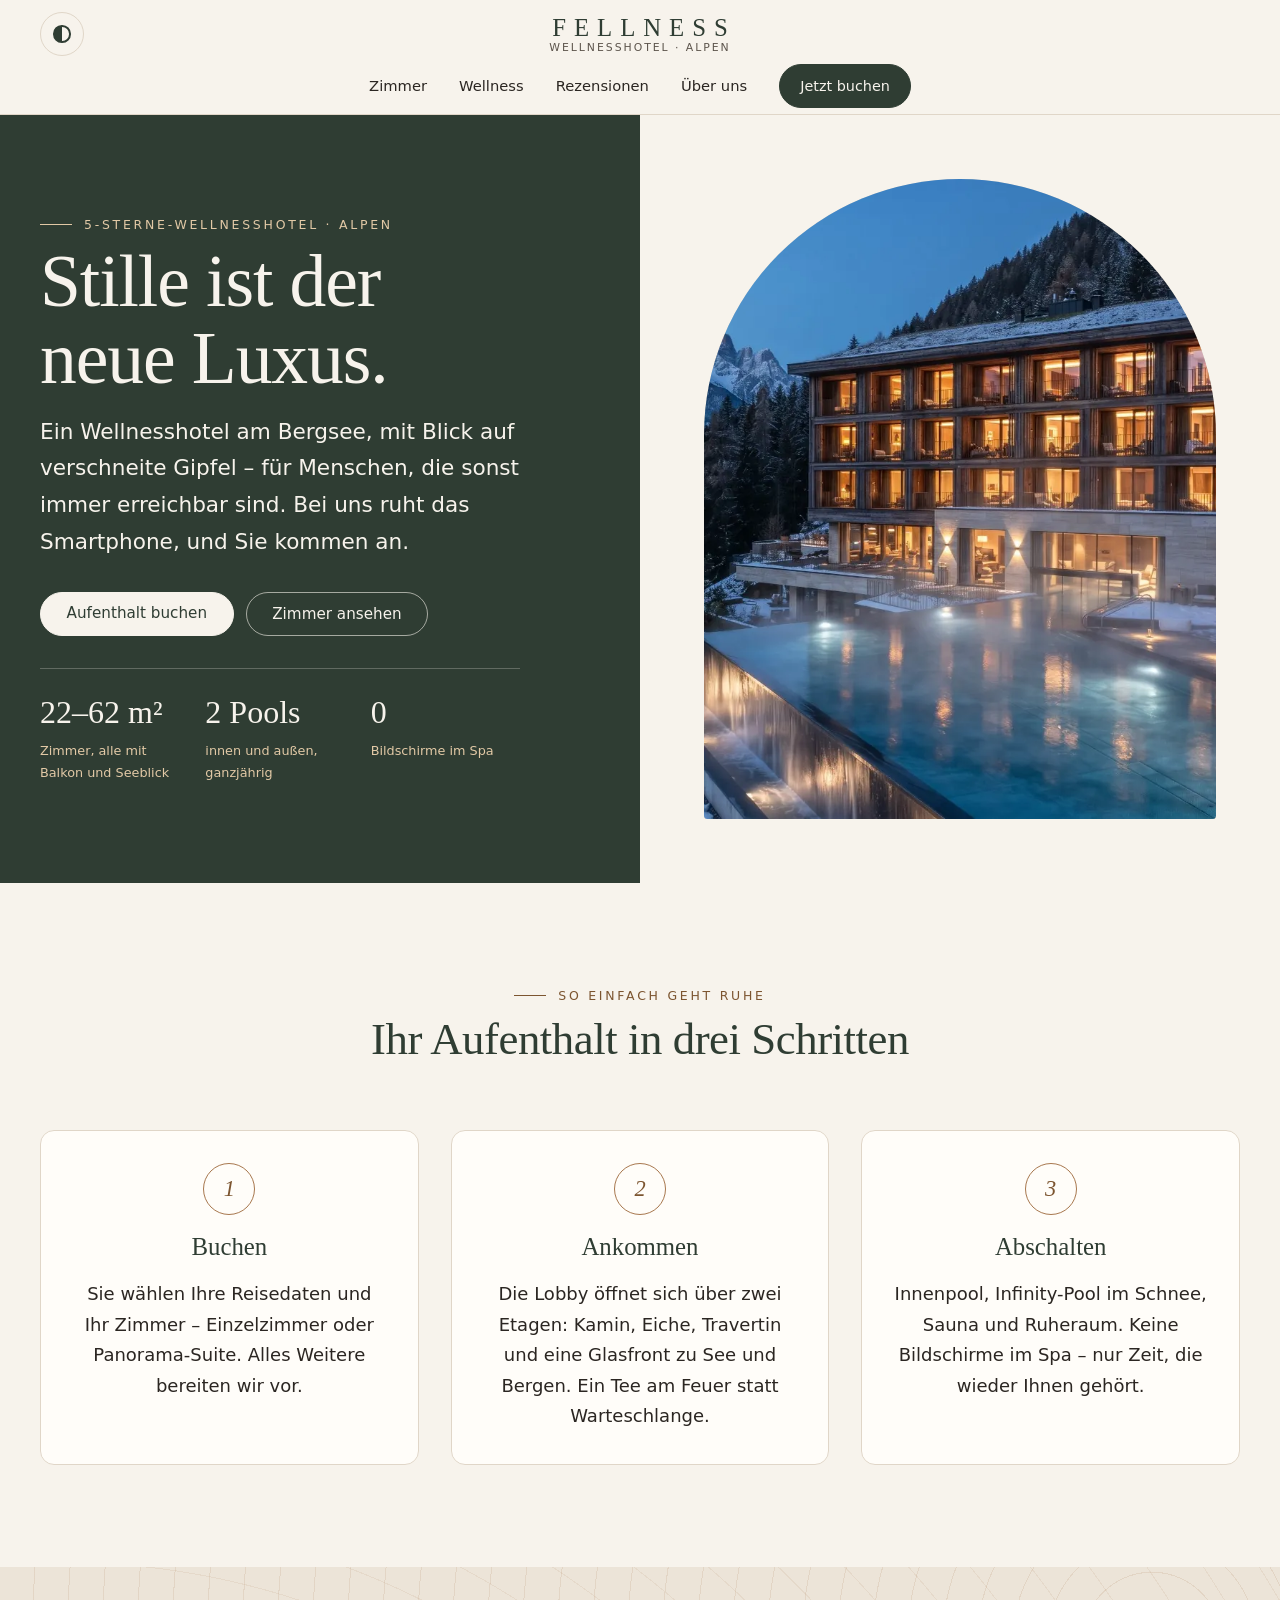
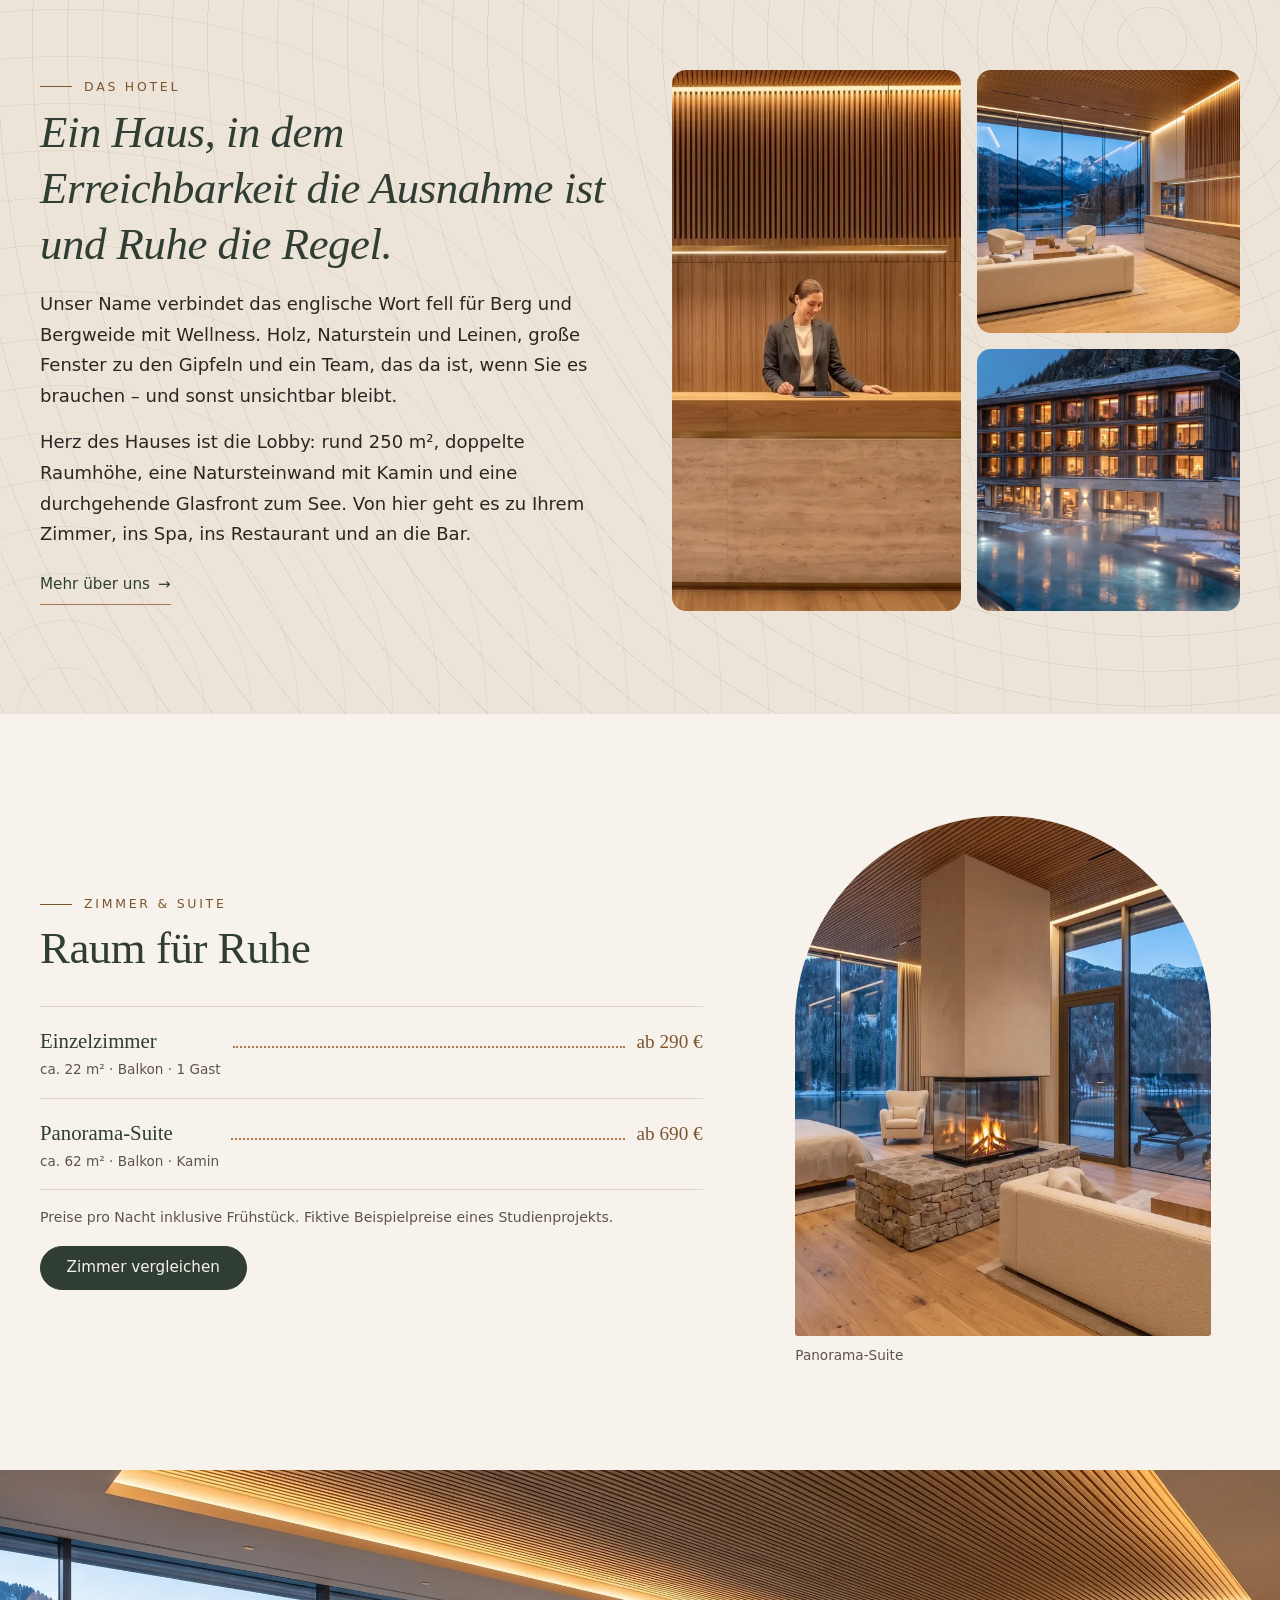
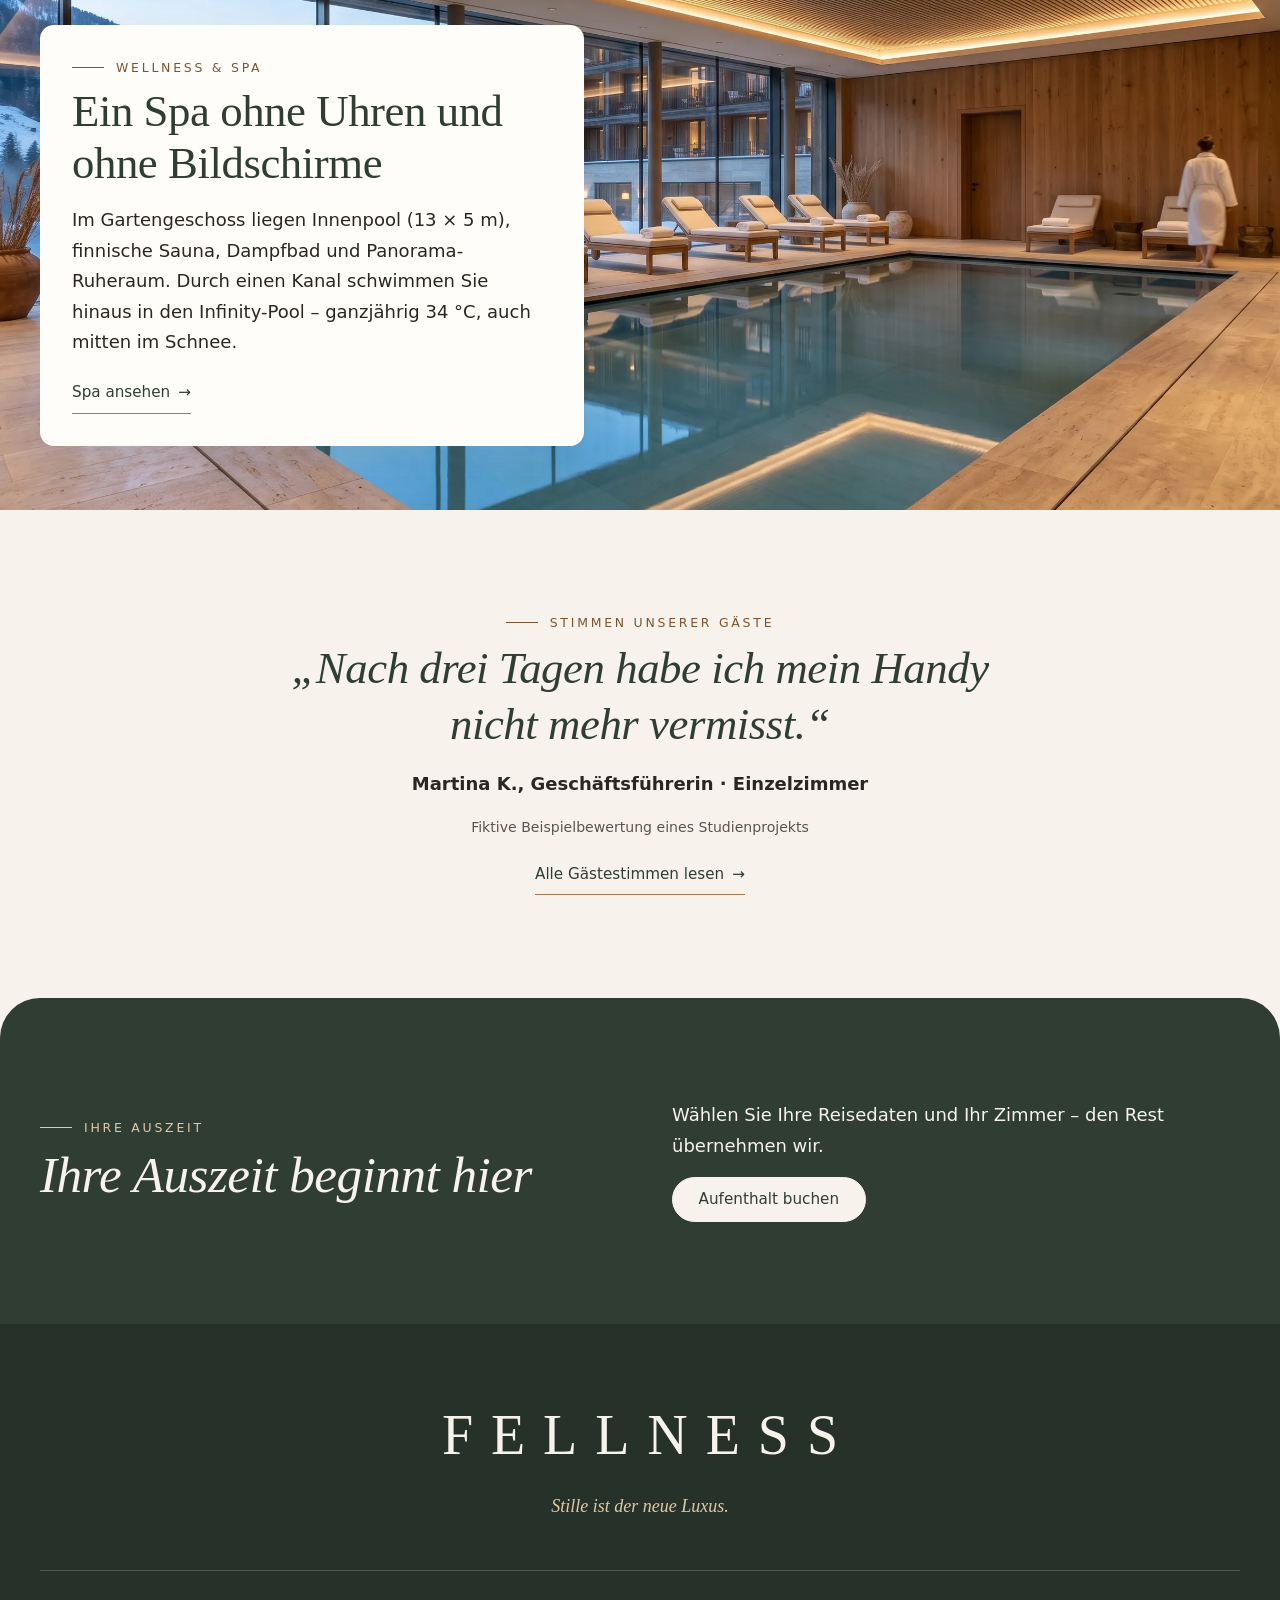
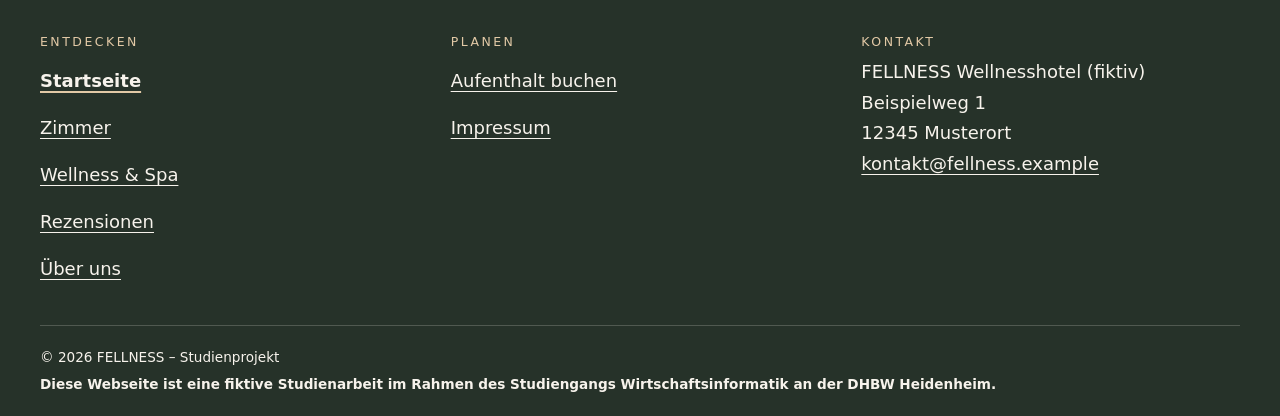
<file: index.html>
<!DOCTYPE html>
<html lang="de">
<head>
  <meta charset="UTF-8">
  <meta name="viewport" content="width=device-width, initial-scale=1">
  <title>Fellness – Wellness-Hotel</title>
  <link rel="stylesheet" href="css/style.css">
</head>
<body>


<!-- Dark Mode ohne JavaScript: Checkbox steht VOR .site-wrapper -->
  <input type="checkbox" id="darkmode-toggle" class="visually-hidden">
  <div class="site-wrapper">
    <a class="skip-link" href="#main">Zum Inhalt springen</a>

    <header class="site-header">
      <div class="container header-inner">
        <label class="darkmode-label" for="darkmode-toggle"><span class="visually-hidden">Dunkles Design ein- oder ausschalten</span></label>
        <a class="brand" href="index.html">
          <span class="brand-name">FELLNESS</span>
          <span class="brand-place">Wellnesshotel · Alpen</span>
        </a>
        <!-- Mobiles Menü: Checkbox + Label -->
        <input type="checkbox" id="nav-toggle" class="nav-toggle visually-hidden">
        <label class="nav-burger" for="nav-toggle">Menü</label>
        <nav class="site-nav" aria-label="Hauptnavigation">
          <ul>
            <li><a href="zimmer.html">Zimmer</a></li>
            <li><a href="wellness.html">Wellness</a></li>
            <li><a href="rezensionen.html">Rezensionen</a></li>
            <li><a href="ueber-uns.html">Über uns</a></li>
            <li><a class="btn" href="buchung.html">Jetzt buchen</a></li>
          </ul>
        </nav>
      </div>
  </header>

    <main id="main">

      <!-- Layout A: geteiltes Titelbild. Links Text auf Moos-Fläche, rechts Bild im Rundbogen. -->
      <section class="hero-split" aria-labelledby="hero-titel">
        <div class="hero-split__text">
          <p class="eyebrow">5-Sterne-Wellnesshotel · Alpen</p>
          <h1 id="hero-titel">Stille ist der neue Luxus.</h1>
          <p class="lead">Ein Wellnesshotel am Bergsee, mit Blick auf verschneite Gipfel – für Menschen, die sonst immer erreichbar sind. Bei uns ruht das Smartphone, und Sie kommen an.</p>
          <div class="btn-row">
            <a class="btn btn--light" href="buchung.html">Aufenthalt buchen</a>
            <a class="btn btn--ghost" href="zimmer.html">Zimmer ansehen</a>
          </div>
          <dl class="hero-split__facts">
            <div><dt>Zimmer, alle mit Balkon und Seeblick</dt><dd>22–62 m²</dd></div>
            <div><dt>innen und außen, ganzjährig</dt><dd>2 Pools</dd></div>
            <div><dt>Bildschirme im Spa</dt><dd>0</dd></div>
          </dl>
        </div>
        <div class="hero-split__media">
          <img class="arch arch--hero" src="images/hero-alpen.webp" alt="Das FELLNESS in der Abenddämmerung: beleuchtetes Holzgebäude mit dampfendem Außenpool, daneben ein Bergsee, dahinter verschneite Gipfel" width="1340" height="893" fetchpriority="high">
        </div>
      </section>

      <!-- Ablauf in drei Schritten -->
      <section class="section" aria-labelledby="ablauf-titel">
        <div class="container">
          <div class="section-head text-center">
            <p class="eyebrow">So einfach geht Ruhe</p>
            <h2 id="ablauf-titel">Ihr Aufenthalt in drei Schritten</h2>
          </div>
          <ol class="steps">
            <li class="step">
              <h3>Buchen</h3>
              <p>Sie wählen Ihre Reisedaten und Ihr Zimmer – Einzelzimmer oder Panorama-Suite. Alles Weitere bereiten wir vor.</p>
            </li>
            <li class="step">
              <h3>Ankommen</h3>
              <p>Die Lobby öffnet sich über zwei Etagen: Kamin, Eiche, Travertin und eine Glasfront zu See und Bergen. Ein Tee am Feuer statt Warteschlange.</p>
            </li>
            <li class="step">
              <h3>Abschalten</h3>
              <p>Innenpool, Infinity-Pool im Schnee, Sauna und Ruheraum. Keine Bildschirme im Spa – nur Zeit, die wieder Ihnen gehört.</p>
            </li>
          </ol>
        </div>
      </section>

      <!-- Das Hotel: großer Satz mit drei versetzten Bildern -->
      <section class="section section--surface section--pattern" aria-labelledby="konzept-titel">
        <div class="container concept">
          <div class="concept__text">
            <p class="eyebrow">Das Hotel</p>
            <h2 id="konzept-titel" class="statement">Ein Haus, in dem Erreichbarkeit die Ausnahme ist und Ruhe die Regel.</h2>
            <p>Unser Name verbindet das englische Wort <span lang="en">fell</span> für Berg und Bergweide mit Wellness. Holz, Naturstein und Leinen, große Fenster zu den Gipfeln und ein Team, das da ist, wenn Sie es brauchen – und sonst unsichtbar bleibt.</p>
            <p>Herz des Hauses ist die Lobby: rund 250 m², doppelte Raumhöhe, eine Natursteinwand mit Kamin und eine durchgehende Glasfront zum See. Von hier geht es zu Ihrem Zimmer, ins Spa, ins Restaurant und an die Bar.</p>
            <a class="link-more" href="ueber-uns.html">Mehr über uns</a>
          </div>
          <div class="photo-trio">
            <img class="arch photo-trio__a" src="images/empfang-portrait.webp" alt="Mitarbeiterin am Empfang aus Holz und Naturstein im warmen Abendlicht" width="640" height="800" loading="lazy">
            <img class="photo-trio__b" src="images/lounge.webp" alt="Lounge mit Kaminwand aus Naturstein, hellen Sofas und Panoramafenster zu den Bergen" width="1200" height="800" loading="lazy">
            <img class="photo-trio__c" src="images/hotel-aussen.webp" alt="Beleuchtetes Hotelgebäude aus Holz und Naturstein mit beheiztem Außenpool im Schnee" width="1040" height="693" loading="lazy">
          </div>
        </div>
      </section>

      <!-- Zimmer als Preiskarte -->
      <section class="section" aria-labelledby="zimmer-titel">
        <div class="container rate-card">
          <div>
            <p class="eyebrow">Zimmer &amp; Suite</p>
            <h2 id="zimmer-titel">Raum für Ruhe</h2>
            <ul class="rate-list">
              <li>
                <a class="rate-list__row" href="zimmer.html#einzelzimmer">
                  <span class="rate-list__name">Einzelzimmer <span class="rate-list__meta">ca. 22 m² · Balkon · 1 Gast</span></span>
                  <span class="rate-list__price">ab 290 €</span>
                </a>
              </li>
              <li>
                <a class="rate-list__row" href="zimmer-detail.html">
                  <span class="rate-list__name">Panorama-Suite <span class="rate-list__meta">ca. 62 m² · Balkon · Kamin</span></span>
                  <span class="rate-list__price">ab 690 €</span>
                </a>
              </li>
            </ul>
            <p class="note">Preise pro Nacht inklusive Frühstück. Fiktive Beispielpreise eines Studienprojekts.</p>
            <a class="btn" href="zimmer.html">Zimmer vergleichen</a>
          </div>
          <figure class="rate-card__media">
            <img class="arch" src="images/zimmer-panorama-suite.webp" alt="Panorama-Suite mit zweiseitigem Kamin zwischen Schlaf- und Wohnbereich und Balkon zum See" width="1200" height="800" loading="lazy">
            <figcaption>Panorama-Suite</figcaption>
          </figure>
        </div>
      </section>

      <!-- Wellness als Bildbühne -->
      <section class="stage" aria-labelledby="wellness-titel">
        <img class="stage__img" src="images/wellness-innenpool-breit.webp" alt="Innenpool mit Liegen aus Holz und Panoramafenster zu den verschneiten Bergen" width="2400" height="1340" loading="lazy">
        <div class="container">
          <div class="stage__card">
            <p class="eyebrow">Wellness &amp; Spa</p>
            <h2 id="wellness-titel">Ein Spa ohne Uhren und ohne Bildschirme</h2>
            <p>Im Gartengeschoss liegen Innenpool (13 × 5 m), finnische Sauna, Dampfbad und Panorama-Ruheraum. Durch einen Kanal schwimmen Sie hinaus in den Infinity-Pool – ganzjährig 34 °C, auch mitten im Schnee.</p>
            <a class="link-more" href="wellness.html">Spa ansehen</a>
          </div>
        </div>
      </section>

      <!-- Gästestimme -->
      <section class="section" aria-labelledby="stimmen-titel">
        <div class="container container--narrow testimonial">
          <p class="eyebrow">Stimmen unserer Gäste</p>
          <h2 id="stimmen-titel" class="statement">„Nach drei Tagen habe ich mein Handy nicht mehr vermisst.“</h2>
          <p class="testimonial__author">Martina K., Geschäftsführerin · Einzelzimmer</p>
          <p class="note">Fiktive Beispielbewertung eines Studienprojekts</p>
          <a class="link-more" href="rezensionen.html">Alle Gästestimmen lesen</a>
        </div>
      </section>

      <!-- Abschluss-Band -->
      <section class="section section--dark cta-band" aria-labelledby="cta-titel">
        <div class="container cta-band__grid">
          <div>
            <p class="eyebrow">Ihre Auszeit</p>
            <h2 id="cta-titel">Ihre Auszeit beginnt hier</h2>
          </div>
          <div>
            <p>Wählen Sie Ihre Reisedaten und Ihr Zimmer – den Rest übernehmen wir.</p>
            <div class="btn-row">
              <a class="btn" href="buchung.html">Aufenthalt buchen</a>
            </div>
          </div>
        </div>
      </section>
    </main>

    <footer class="site-footer">
      <div class="container">
        <div class="footer-head">
          <p class="footer-brand">FELLNESS</p>
          <p class="footer-claim">Stille ist der neue Luxus.</p>
        </div>
        <div class="footer-grid">
          <nav aria-labelledby="footer-entdecken">
            <h2 class="footer-title" id="footer-entdecken">Entdecken</h2>
            <ul>
              <li><a href="index.html" aria-current="page">Startseite</a></li>
              <li><a href="zimmer.html">Zimmer</a></li>
              <li><a href="wellness.html">Wellness &amp; Spa</a></li>
              <li><a href="rezensionen.html">Rezensionen</a></li>
              <li><a href="ueber-uns.html">Über uns</a></li>
            </ul>
          </nav>
          <nav aria-labelledby="footer-planen">
            <h2 class="footer-title" id="footer-planen">Planen</h2>
            <ul>
              <li><a href="buchung.html">Aufenthalt buchen</a></li>
              <li><a href="impressum.html">Impressum</a></li>
            </ul>
          </nav>
          <div>
            <h2 class="footer-title">Kontakt</h2>
            <address>
              FELLNESS Wellnesshotel (fiktiv)<br>
              Beispielweg 1<br>
              12345 Musterort<br>
              <a href="mailto:kontakt@fellness.example">kontakt@fellness.example</a>
            </address>
          </div>
        </div>
        <div class="footer-bottom">
          <p>© 2026 FELLNESS – Studienprojekt</p>
          <p class="dhbw-disclaimer">Diese Webseite ist eine fiktive Studienarbeit im Rahmen des Studiengangs Wirtschaftsinformatik an der DHBW Heidenheim.</p>
        </div>
      </div>
    </footer>
  </div>
</body>
</html>
</file>
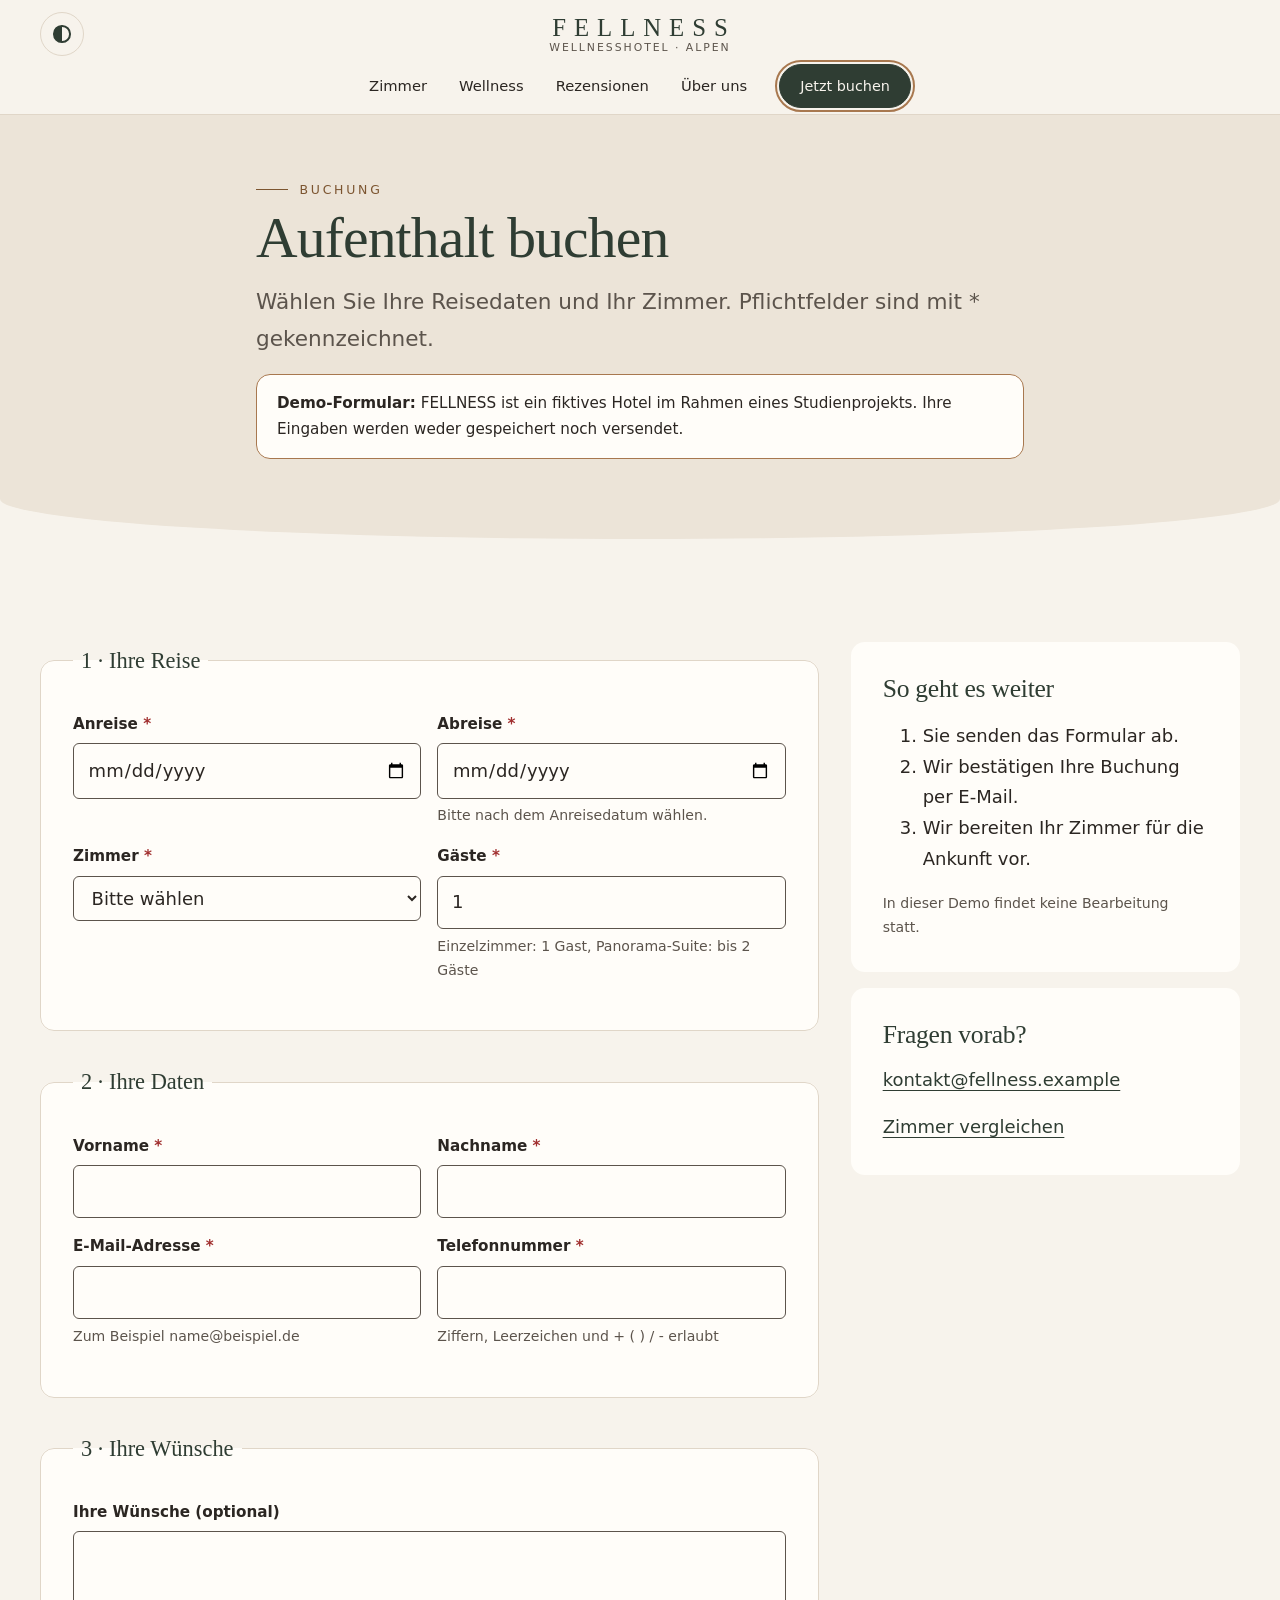
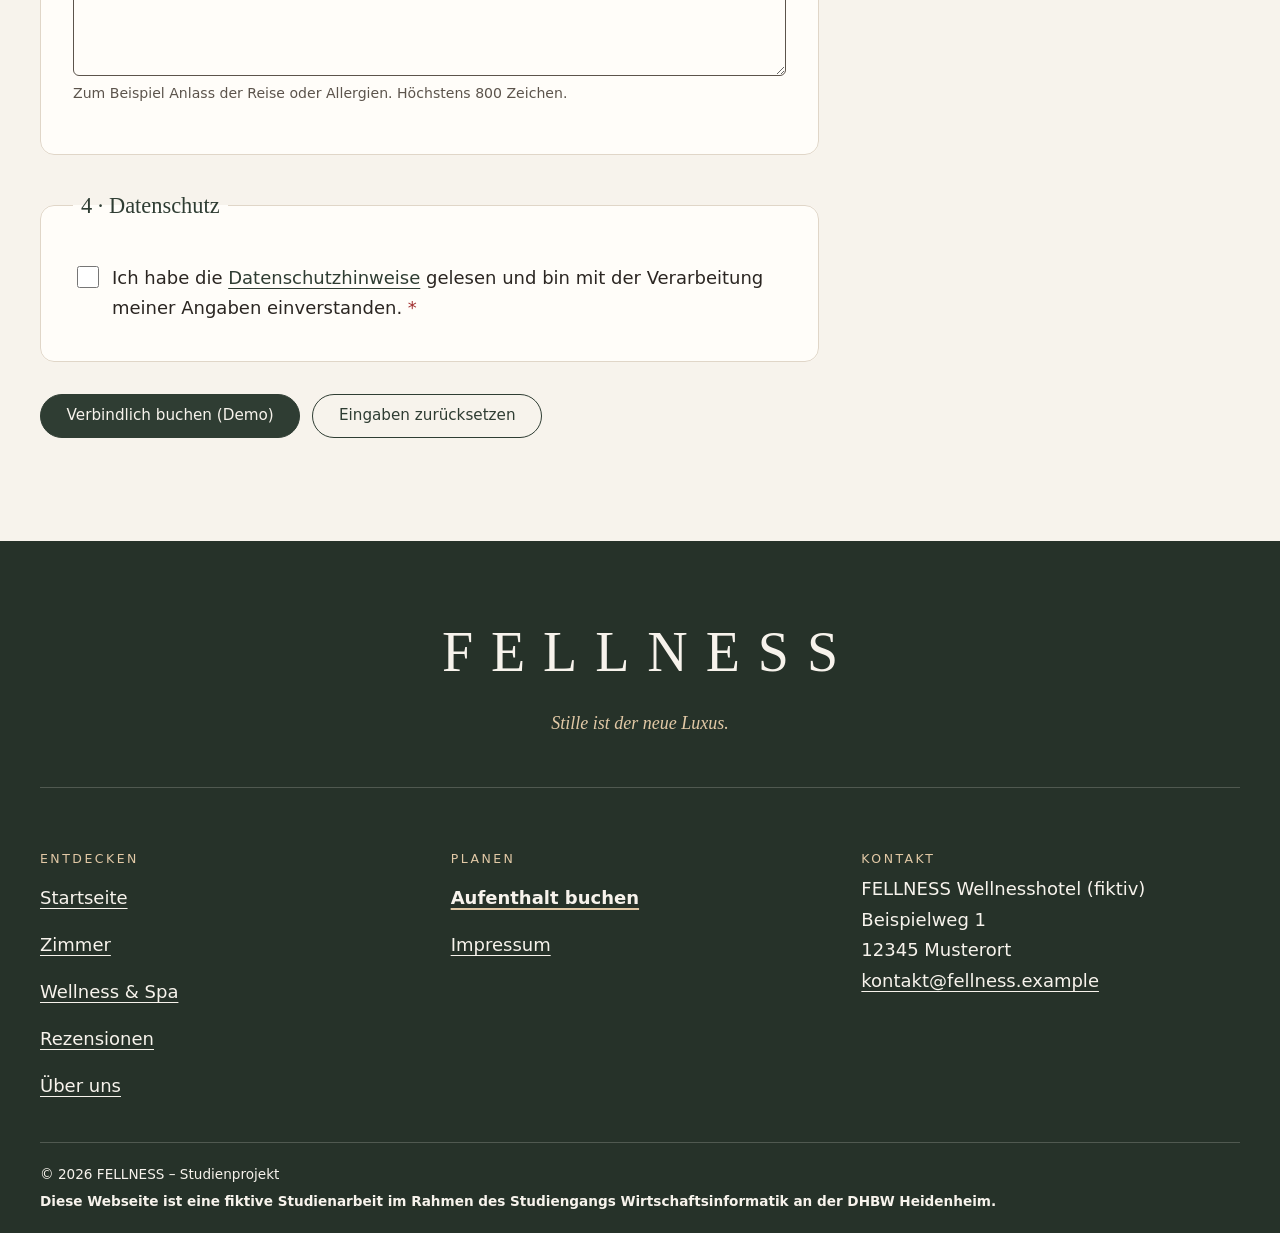
<file: buchung.html>
<!DOCTYPE html>
<html lang="de">
<head>
  <meta charset="UTF-8">
  <meta name="viewport" content="width=device-width, initial-scale=1">
  <title>Buchung – Fellness</title>
  <link rel="stylesheet" href="css/style.css">
</head>
<body>
  <input type="checkbox" id="darkmode-toggle" class="visually-hidden">
  <div class="site-wrapper">
    <a class="skip-link" href="#main">Zum Inhalt springen</a>

    <header class="site-header">
      <div class="container header-inner">
        <label class="darkmode-label" for="darkmode-toggle"><span class="visually-hidden">Dunkles Design ein- oder ausschalten</span></label>
        <a class="brand" href="index.html">
          <span class="brand-name">FELLNESS</span>
          <span class="brand-place">Wellnesshotel · Alpen</span>
        </a>
        <input type="checkbox" id="nav-toggle" class="nav-toggle visually-hidden">
        <label class="nav-burger" for="nav-toggle">Menü</label>
        <nav class="site-nav" aria-label="Hauptnavigation">
          <ul>
            <li><a href="zimmer.html">Zimmer</a></li>
            <li><a href="wellness.html">Wellness</a></li>
            <li><a href="rezensionen.html">Rezensionen</a></li>
            <li><a href="ueber-uns.html">Über uns</a></li>
            <li><a class="btn" href="buchung.html" aria-current="page">Jetzt buchen</a></li>
          </ul>
        </nav>
      </div>
    </header>

    <main id="main">

      <section class="hero hero--compact" aria-labelledby="seiten-titel">
        <div class="container container--narrow">
          <p class="eyebrow">Buchung</p>
          <h1 id="seiten-titel">Aufenthalt buchen</h1>
          <p class="lead">Wählen Sie Ihre Reisedaten und Ihr Zimmer. Pflichtfelder sind mit * gekennzeichnet.</p>
          <p class="notice"><strong>Demo-Formular:</strong> FELLNESS ist ein fiktives Hotel im Rahmen eines Studienprojekts. Ihre Eingaben werden weder gespeichert noch versendet.</p>
        </div>
      </section>

      <!-- Layout D: Formular mit Infospalte -->
      <section class="section" aria-labelledby="formular-titel">
        <div class="container">
          <h2 id="formular-titel" class="visually-hidden">Buchungsformular</h2>
          <div class="form-layout">
            <!-- Ohne Backend: Das Absenden öffnet nur die Bestätigungsseite danke.html -->
            <form class="form" action="danke.html" method="get">
              <fieldset>
                <legend>1 · Ihre Reise</legend>
                <div class="form-grid">
                  <div class="field">
                    <label for="anreise">Anreise <span class="required-mark" aria-hidden="true">*</span></label>
                    <input type="date" id="anreise" name="anreise" required min="2026-12-01" max="2028-12-31" aria-describedby="anreise-fehler">
                    <span class="field-error" id="anreise-fehler">Bitte wählen Sie ein Datum ab dem 01.12.2026.</span>
                  </div>
                  <div class="field">
                    <label for="abreise">Abreise <span class="required-mark" aria-hidden="true">*</span></label>
                    <input type="date" id="abreise" name="abreise" required min="2026-12-02" max="2029-01-01" aria-describedby="abreise-hinweis abreise-fehler">
                    <span class="hint" id="abreise-hinweis">Bitte nach dem Anreisedatum wählen.</span>
                    <span class="field-error" id="abreise-fehler">Bitte wählen Sie ein Datum ab dem 02.12.2026.</span>
                  </div>
                  <div class="field">
                    <label for="zimmer">Zimmer <span class="required-mark" aria-hidden="true">*</span></label>
                    <select id="zimmer" name="zimmer" required aria-describedby="zimmer-fehler">
                      <option value="">Bitte wählen</option>
                      <option>Einzelzimmer (1 Gast)</option>
                      <option>Panorama-Suite (bis 2 Gäste)</option>
                    </select>
                    <span class="field-error" id="zimmer-fehler">Bitte wählen Sie ein Zimmer.</span>
                  </div>
                  <div class="field">
                    <label for="gaeste">Gäste <span class="required-mark" aria-hidden="true">*</span></label>
                    <input type="number" id="gaeste" name="gaeste" required min="1" max="2" value="1" inputmode="numeric" aria-describedby="gaeste-hinweis gaeste-fehler">
                    <span class="hint" id="gaeste-hinweis">Einzelzimmer: 1 Gast, Panorama-Suite: bis 2 Gäste</span>
                    <span class="field-error" id="gaeste-fehler">Bitte 1 oder 2 Gäste angeben.</span>
                  </div>
                </div>
              </fieldset>

              <fieldset>
                <legend>2 · Ihre Daten</legend>
                <div class="form-grid">
                  <div class="field">
                    <label for="vorname">Vorname <span class="required-mark" aria-hidden="true">*</span></label>
                    <input type="text" id="vorname" name="vorname" required autocomplete="given-name" aria-describedby="vorname-fehler">
                    <span class="field-error" id="vorname-fehler">Bitte geben Sie Ihren Vornamen an.</span>
                  </div>
                  <div class="field">
                    <label for="nachname">Nachname <span class="required-mark" aria-hidden="true">*</span></label>
                    <input type="text" id="nachname" name="nachname" required autocomplete="family-name" aria-describedby="nachname-fehler">
                    <span class="field-error" id="nachname-fehler">Bitte geben Sie Ihren Nachnamen an.</span>
                  </div>
                  <div class="field">
                    <label for="email">E-Mail-Adresse <span class="required-mark" aria-hidden="true">*</span></label>
                    <input type="email" id="email" name="email" required autocomplete="email" aria-describedby="email-hinweis email-fehler">
                    <span class="hint" id="email-hinweis">Zum Beispiel name@beispiel.de</span>
                    <span class="field-error" id="email-fehler">Bitte geben Sie eine gültige E-Mail-Adresse mit @ an.</span>
                  </div>
                  <div class="field">
                    <label for="telefon">Telefonnummer <span class="required-mark" aria-hidden="true">*</span></label>
                    <input type="tel" id="telefon" name="telefon" required autocomplete="tel" pattern="[0-9+ ()/-]{6,20}" aria-describedby="telefon-hinweis telefon-fehler">
                    <span class="hint" id="telefon-hinweis">Ziffern, Leerzeichen und + ( ) / - erlaubt</span>
                    <span class="field-error" id="telefon-fehler">Bitte geben Sie eine Telefonnummer mit 6 bis 20 Zeichen an.</span>
                  </div>
                </div>
              </fieldset>

              <fieldset>
                <legend>3 · Ihre Wünsche</legend>
                <div class="field">
                  <label for="wuensche">Ihre Wünsche (optional)</label>
                  <textarea id="wuensche" name="wuensche" rows="4" maxlength="800" aria-describedby="wuensche-hinweis"></textarea>
                  <span class="hint" id="wuensche-hinweis">Zum Beispiel Anlass der Reise oder Allergien. Höchstens 800 Zeichen.</span>
                </div>
              </fieldset>

              <fieldset>
                <legend>4 · Datenschutz</legend>
                <label class="choice">
                  <input type="checkbox" name="datenschutz" required>
                  <span>Ich habe die <a href="impressum.html">Datenschutzhinweise</a> gelesen und bin mit der Verarbeitung meiner Angaben einverstanden. <span class="required-mark" aria-hidden="true">*</span></span>
                </label>
              </fieldset>

              <div class="form-actions">
                <button class="btn" type="submit">Verbindlich buchen (Demo)</button>
                <button class="btn btn--outline" type="reset">Eingaben zurücksetzen</button>
              </div>
            </form>

            <aside class="form-aside" aria-labelledby="ablauf-titel">
              <div class="side-box">
                <h2 id="ablauf-titel">So geht es weiter</h2>
                <ol>
                  <li>Sie senden das Formular ab.</li>
                  <li>Wir bestätigen Ihre Buchung per E-Mail.</li>
                  <li>Wir bereiten Ihr Zimmer für die Ankunft vor.</li>
                </ol>
                <p class="note">In dieser Demo findet keine Bearbeitung statt.</p>
              </div>
              <div class="side-box">
                <h2 id="kontakt-titel">Fragen vorab?</h2>
                <p><a href="mailto:kontakt@fellness.example">kontakt@fellness.example</a></p>
                <p><a href="zimmer.html">Zimmer vergleichen</a></p>
              </div>
            </aside>
          </div>
        </div>
      </section>
    </main>

    <footer class="site-footer">
      <div class="container">
        <div class="footer-head">
          <p class="footer-brand">FELLNESS</p>
          <p class="footer-claim">Stille ist der neue Luxus.</p>
        </div>
        <div class="footer-grid">
          <nav aria-labelledby="footer-entdecken">
            <h2 class="footer-title" id="footer-entdecken">Entdecken</h2>
            <ul>
              <li><a href="index.html">Startseite</a></li>
              <li><a href="zimmer.html">Zimmer</a></li>
              <li><a href="wellness.html">Wellness &amp; Spa</a></li>
              <li><a href="rezensionen.html">Rezensionen</a></li>
              <li><a href="ueber-uns.html">Über uns</a></li>
            </ul>
          </nav>
          <nav aria-labelledby="footer-planen">
            <h2 class="footer-title" id="footer-planen">Planen</h2>
            <ul>
              <li><a href="buchung.html" aria-current="page">Aufenthalt buchen</a></li>
              <li><a href="impressum.html">Impressum</a></li>
            </ul>
          </nav>
          <div>
            <h2 class="footer-title">Kontakt</h2>
            <address>
              FELLNESS Wellnesshotel (fiktiv)<br>
              Beispielweg 1<br>
              12345 Musterort<br>
              <a href="mailto:kontakt@fellness.example">kontakt@fellness.example</a>
            </address>
          </div>
        </div>
        <div class="footer-bottom">
          <p>© 2026 FELLNESS – Studienprojekt</p>
          <p class="dhbw-disclaimer">Diese Webseite ist eine fiktive Studienarbeit im Rahmen des Studiengangs Wirtschaftsinformatik an der DHBW Heidenheim.</p>
        </div>
      </div>
    </footer>
  </div>
</body>
</html>
</file>
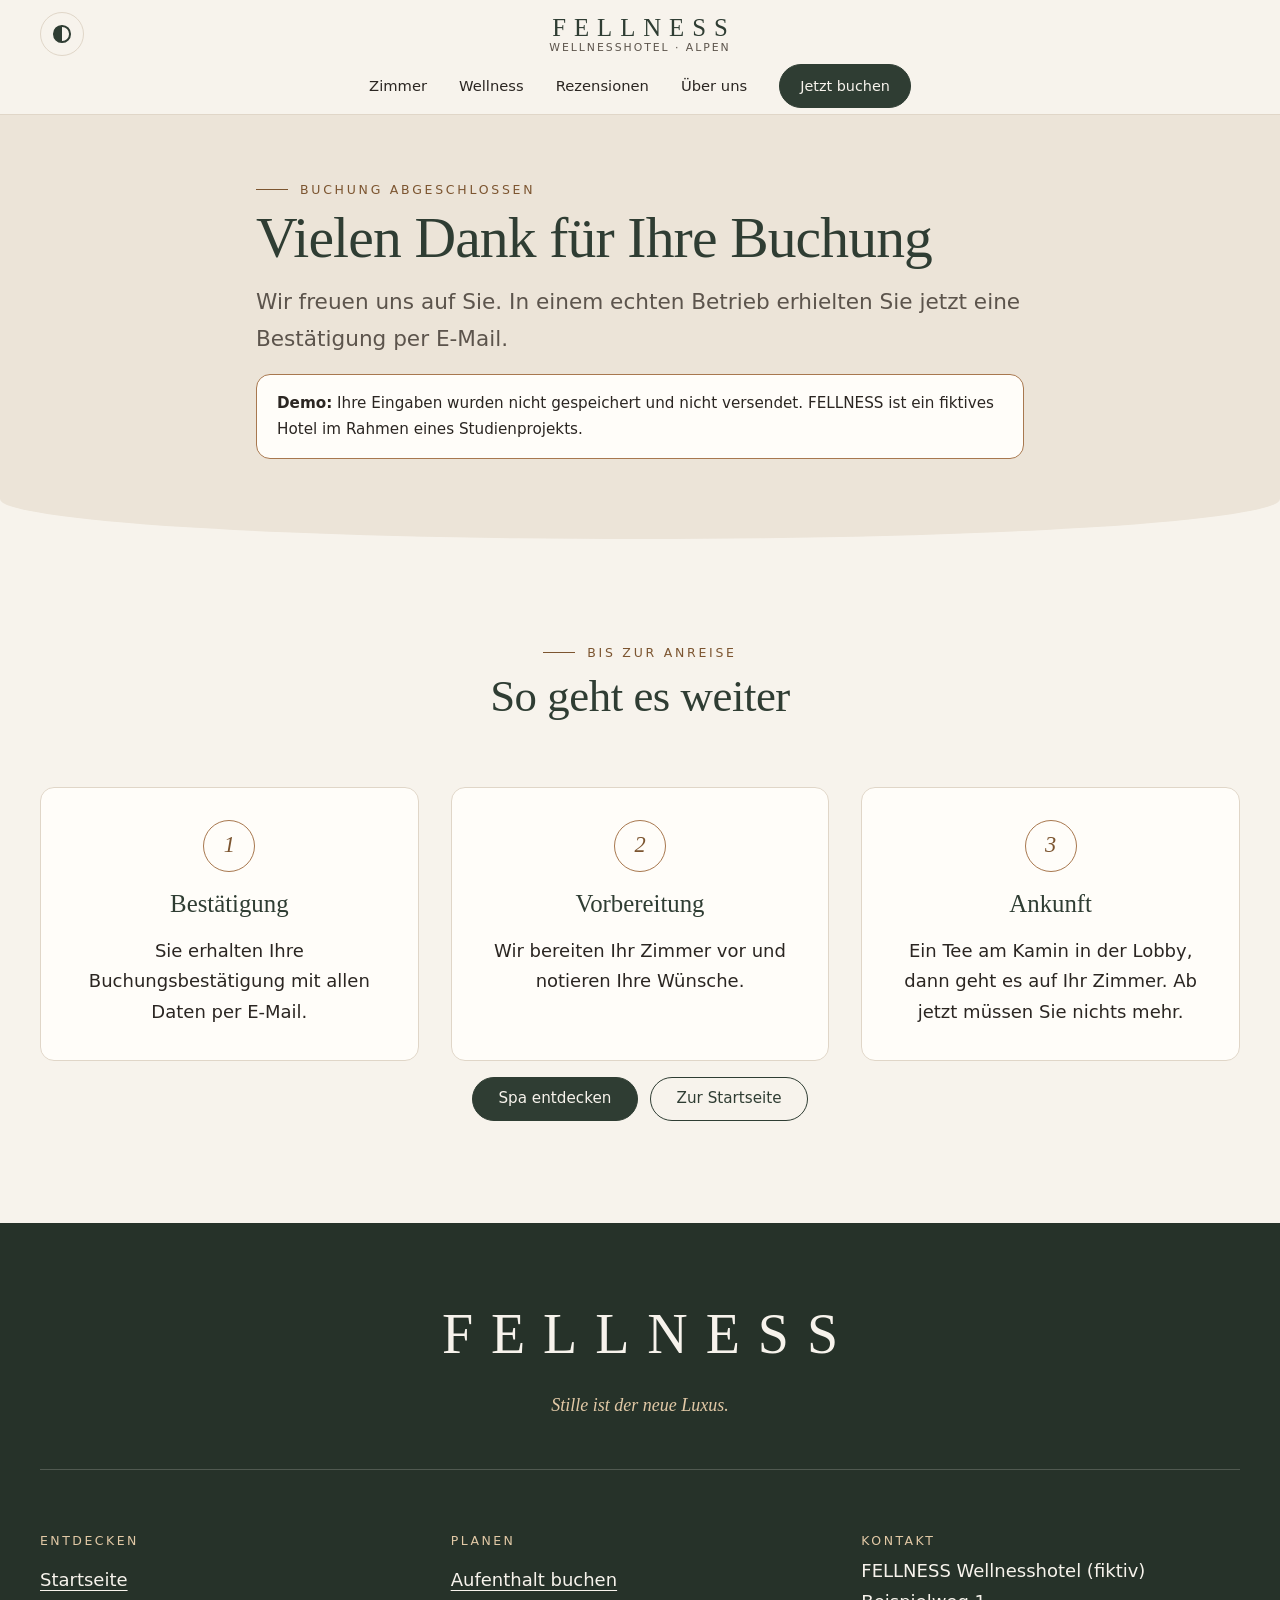
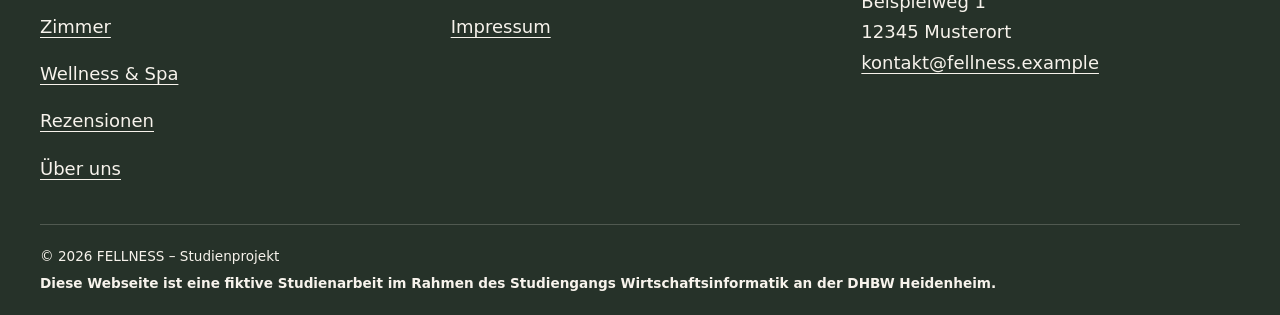
<file: danke.html>
<!DOCTYPE html>
<html lang="de">
<head>
  <meta charset="UTF-8">
  <meta name="viewport" content="width=device-width, initial-scale=1">
  <title>Vielen Dank – Fellness</title>
  <link rel="stylesheet" href="css/style.css">
</head>
<body>
  <input type="checkbox" id="darkmode-toggle" class="visually-hidden">
  <div class="site-wrapper">
    <a class="skip-link" href="#main">Zum Inhalt springen</a>

    <header class="site-header">
      <div class="container header-inner">
        <label class="darkmode-label" for="darkmode-toggle"><span class="visually-hidden">Dunkles Design ein- oder ausschalten</span></label>
        <a class="brand" href="index.html">
          <span class="brand-name">FELLNESS</span>
          <span class="brand-place">Wellnesshotel · Alpen</span>
        </a>
        <input type="checkbox" id="nav-toggle" class="nav-toggle visually-hidden">
        <label class="nav-burger" for="nav-toggle">Menü</label>
        <nav class="site-nav" aria-label="Hauptnavigation">
          <ul>
            <li><a href="zimmer.html">Zimmer</a></li>
            <li><a href="wellness.html">Wellness</a></li>
            <li><a href="rezensionen.html">Rezensionen</a></li>
            <li><a href="ueber-uns.html">Über uns</a></li>
            <li><a class="btn" href="buchung.html">Jetzt buchen</a></li>
          </ul>
        </nav>
      </div>
    </header>

    <main id="main">

      <section class="hero hero--compact" aria-labelledby="seiten-titel">
        <div class="container container--narrow">
          <p class="eyebrow">Buchung abgeschlossen</p>
          <h1 id="seiten-titel">Vielen Dank für Ihre Buchung</h1>
          <p class="lead">Wir freuen uns auf Sie. In einem echten Betrieb erhielten Sie jetzt eine Bestätigung per E-Mail.</p>
          <p class="notice"><strong>Demo:</strong> Ihre Eingaben wurden nicht gespeichert und nicht versendet. FELLNESS ist ein fiktives Hotel im Rahmen eines Studienprojekts.</p>
        </div>
      </section>

      <section class="section" aria-labelledby="weiter-titel">
        <div class="container">
          <div class="section-head text-center">
            <p class="eyebrow">Bis zur Anreise</p>
            <h2 id="weiter-titel">So geht es weiter</h2>
          </div>
          <ol class="steps">
            <li class="step">
              <h3>Bestätigung</h3>
              <p>Sie erhalten Ihre Buchungsbestätigung mit allen Daten per E-Mail.</p>
            </li>
            <li class="step">
              <h3>Vorbereitung</h3>
              <p>Wir bereiten Ihr Zimmer vor und notieren Ihre Wünsche.</p>
            </li>
            <li class="step">
              <h3>Ankunft</h3>
              <p>Ein Tee am Kamin in der Lobby, dann geht es auf Ihr Zimmer. Ab jetzt müssen Sie nichts mehr.</p>
            </li>
          </ol>
          <div class="text-center">
            <div class="btn-row">
              <a class="btn" href="wellness.html">Spa entdecken</a>
              <a class="btn btn--outline" href="index.html">Zur Startseite</a>
            </div>
          </div>
        </div>
      </section>
    </main>

    <footer class="site-footer">
      <div class="container">
        <div class="footer-head">
          <p class="footer-brand">FELLNESS</p>
          <p class="footer-claim">Stille ist der neue Luxus.</p>
        </div>
        <div class="footer-grid">
          <nav aria-labelledby="footer-entdecken">
            <h2 class="footer-title" id="footer-entdecken">Entdecken</h2>
            <ul>
              <li><a href="index.html">Startseite</a></li>
              <li><a href="zimmer.html">Zimmer</a></li>
              <li><a href="wellness.html">Wellness &amp; Spa</a></li>
              <li><a href="rezensionen.html">Rezensionen</a></li>
              <li><a href="ueber-uns.html">Über uns</a></li>
            </ul>
          </nav>
          <nav aria-labelledby="footer-planen">
            <h2 class="footer-title" id="footer-planen">Planen</h2>
            <ul>
              <li><a href="buchung.html">Aufenthalt buchen</a></li>
              <li><a href="impressum.html">Impressum</a></li>
            </ul>
          </nav>
          <div>
            <h2 class="footer-title">Kontakt</h2>
            <address>
              FELLNESS Wellnesshotel (fiktiv)<br>
              Beispielweg 1<br>
              12345 Musterort<br>
              <a href="mailto:kontakt@fellness.example">kontakt@fellness.example</a>
            </address>
          </div>
        </div>
        <div class="footer-bottom">
          <p>© 2026 FELLNESS – Studienprojekt</p>
          <p class="dhbw-disclaimer">Diese Webseite ist eine fiktive Studienarbeit im Rahmen des Studiengangs Wirtschaftsinformatik an der DHBW Heidenheim.</p>
        </div>
      </div>
    </footer>
  </div>
</body>
</html>
</file>
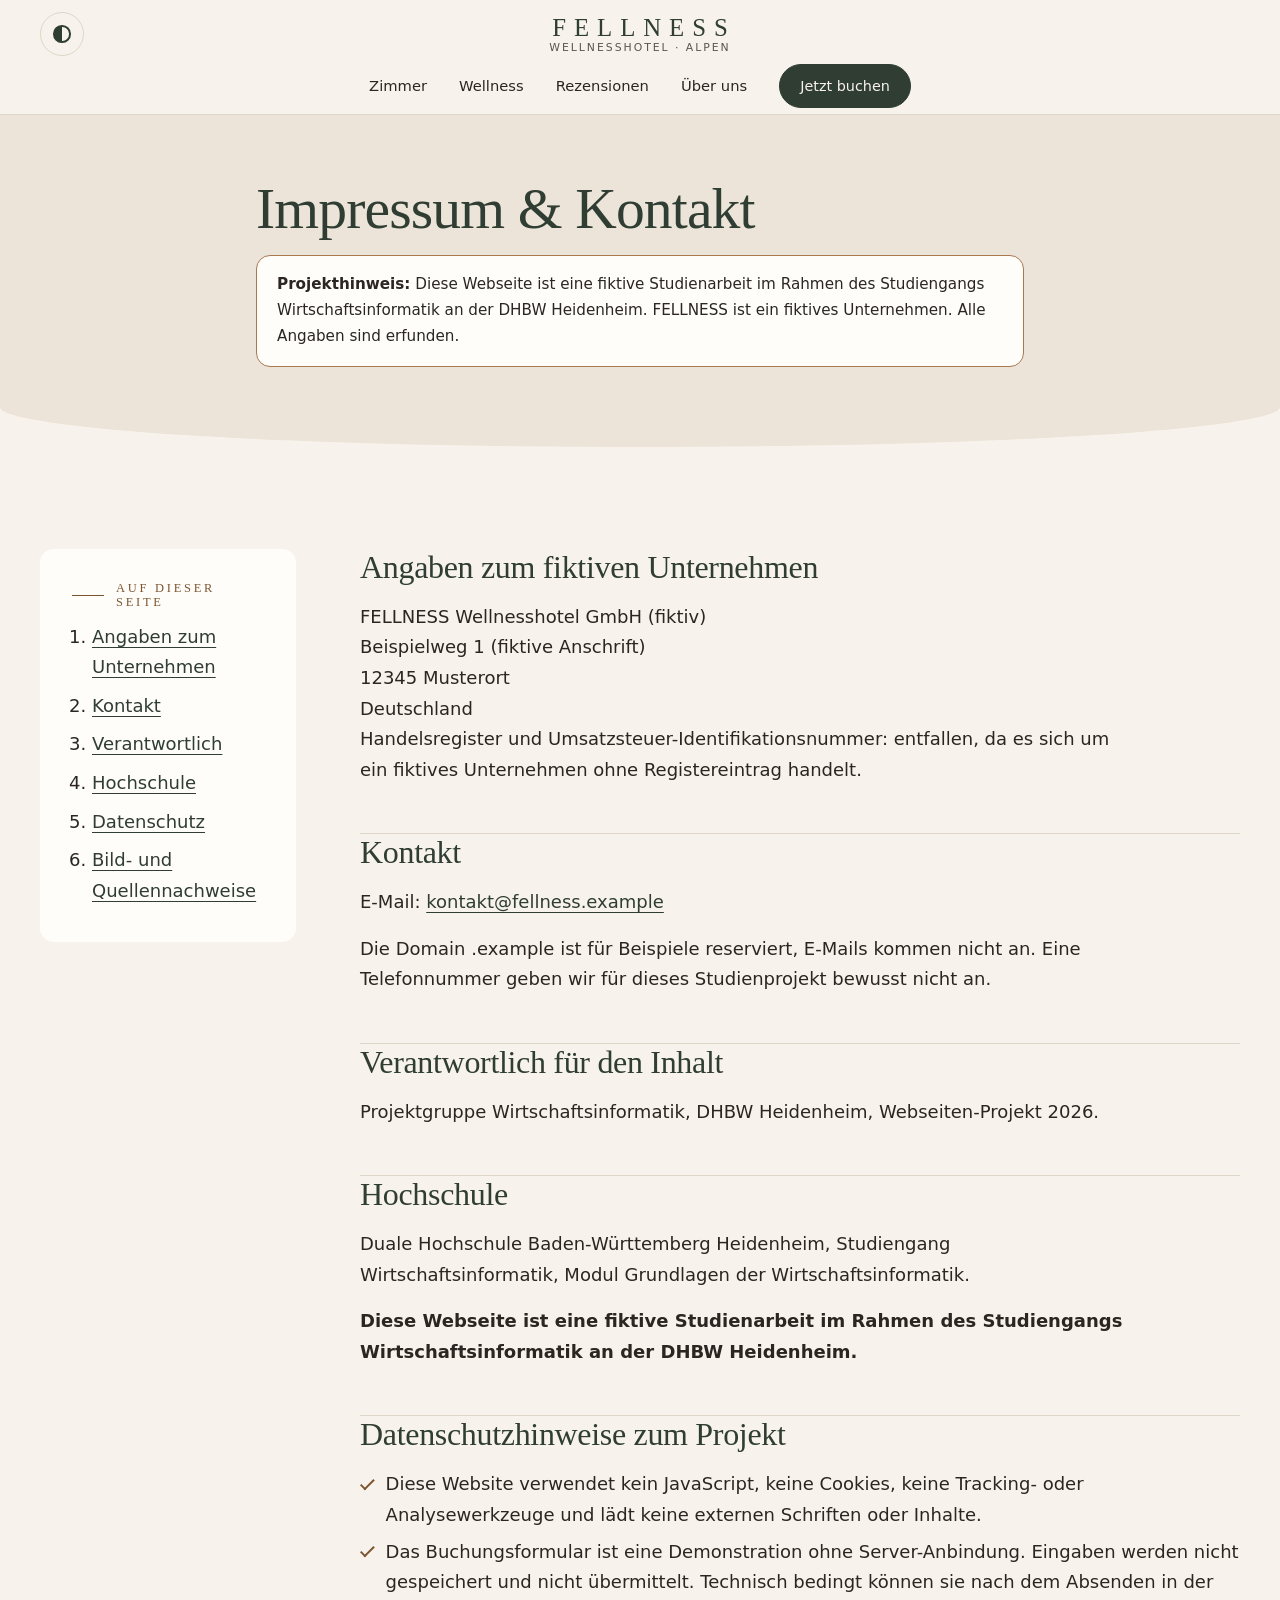
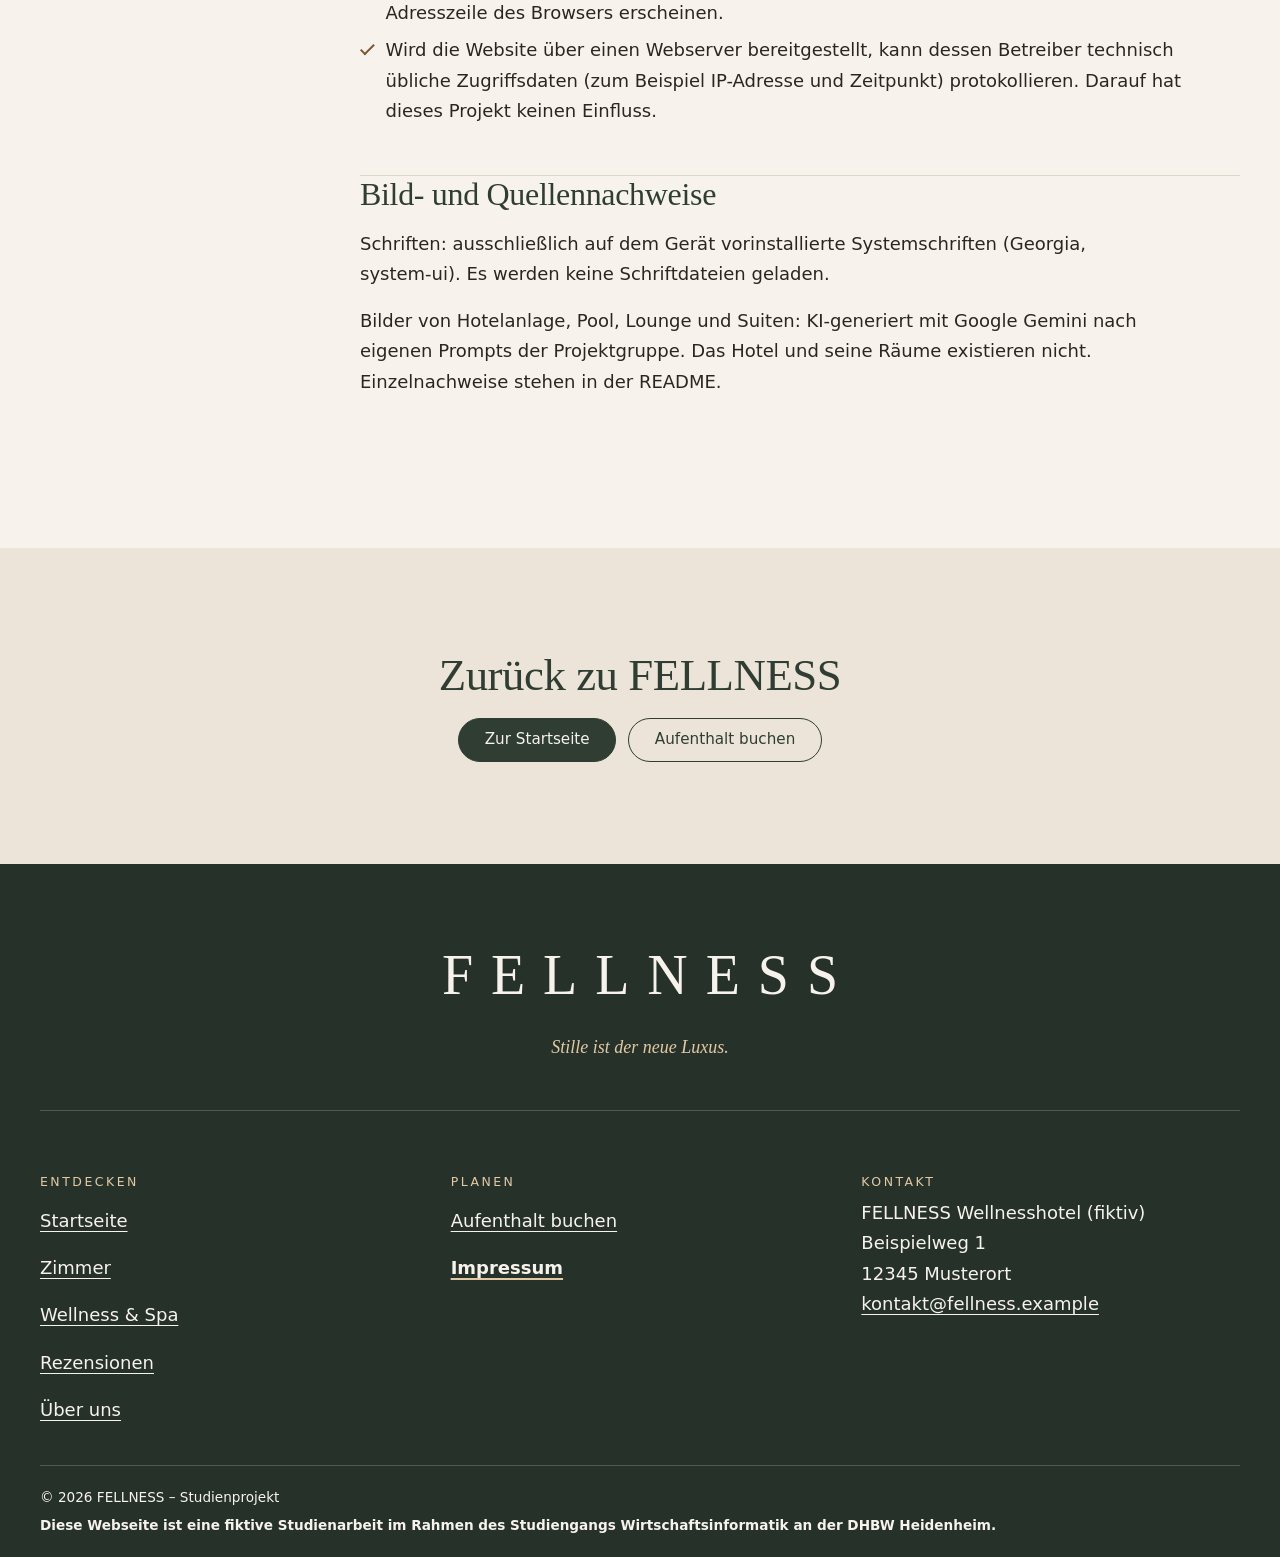
<file: impressum.html>
<!DOCTYPE html>
<html lang="de">
<head>
  <meta charset="UTF-8">
  <meta name="viewport" content="width=device-width, initial-scale=1">
  <title>Impressum – Fellness</title>
  <link rel="stylesheet" href="css/style.css">
</head>
<body>

  <!-- Dark Mode ohne JavaScript: Checkbox steht VOR .site-wrapper -->
  <input type="checkbox" id="darkmode-toggle" class="visually-hidden">
  <div class="site-wrapper">
    <a class="skip-link" href="#main">Zum Inhalt springen</a>

    <header class="site-header">
      <div class="container header-inner">
        <label class="darkmode-label" for="darkmode-toggle"><span class="visually-hidden">Dunkles Design ein- oder ausschalten</span></label>
        <a class="brand" href="index.html">
          <span class="brand-name">FELLNESS</span>
          <span class="brand-place">Wellnesshotel · Alpen</span>
        </a>
        <!-- Mobiles Menü: Checkbox + Label -->
        <input type="checkbox" id="nav-toggle" class="nav-toggle visually-hidden">
        <label class="nav-burger" for="nav-toggle">Menü</label>
        <nav class="site-nav" aria-label="Hauptnavigation">
          <ul>
            <li><a href="zimmer.html">Zimmer</a></li>
            <li><a href="wellness.html">Wellness</a></li>
            <li><a href="rezensionen.html">Rezensionen</a></li>
            <li><a href="ueber-uns.html">Über uns</a></li>
            <li><a class="btn" href="buchung.html">Jetzt buchen</a></li>
          </ul>
        </nav>
      </div>
    </header>

    <main id="main">

      <section class="hero hero--compact" aria-labelledby="seiten-titel">
        <div class="container container--narrow">
          <h1 id="seiten-titel">Impressum &amp; Kontakt</h1>
          <p class="notice"><strong>Projekthinweis:</strong> Diese Webseite ist eine fiktive Studienarbeit im Rahmen des Studiengangs Wirtschaftsinformatik an der DHBW Heidenheim. FELLNESS ist ein fiktives Unternehmen. Alle Angaben sind erfunden.</p>
        </div>
      </section>

      <section class="section" aria-label="Angaben">
        <div class="container doc">
          <nav class="doc-nav" aria-labelledby="doc-nav-titel">
            <h2 id="doc-nav-titel" class="eyebrow">Auf dieser Seite</h2>
            <ol>
              <li><a href="#angaben">Angaben zum Unternehmen</a></li>
              <li><a href="#kontakt">Kontakt</a></li>
              <li><a href="#verantwortlich">Verantwortlich</a></li>
              <li><a href="#hochschule">Hochschule</a></li>
              <li><a href="#datenschutz">Datenschutz</a></li>
              <li><a href="#bildnachweise">Bild- und Quellennachweise</a></li>
            </ol>
          </nav>
          <div>
            <section class="doc-section" id="angaben" aria-labelledby="h-angaben">
              <h2 id="h-angaben">Angaben zum fiktiven Unternehmen</h2>
              <address>
                FELLNESS Wellnesshotel GmbH (fiktiv)<br>
                Beispielweg 1 (fiktive Anschrift)<br>
                12345 Musterort<br>
                Deutschland
              </address>
              <p>Handelsregister und Umsatzsteuer-Identifikationsnummer: entfallen, da es sich um ein fiktives Unternehmen ohne Registereintrag handelt.</p>
            </section>
            <section class="doc-section" id="kontakt" aria-labelledby="h-kontakt">
              <h2 id="h-kontakt">Kontakt</h2>
              <p>E-Mail: <a href="mailto:kontakt@fellness.example">kontakt@fellness.example</a></p>
              <p>Die Domain <span lang="en">.example</span> ist für Beispiele reserviert, E-Mails kommen nicht an. Eine Telefonnummer geben wir für dieses Studienprojekt bewusst nicht an.</p>
            </section>
            <section class="doc-section" id="verantwortlich" aria-labelledby="h-verantwortlich">
              <h2 id="h-verantwortlich">Verantwortlich für den Inhalt</h2>
              <p>Projektgruppe Wirtschaftsinformatik, DHBW Heidenheim, Webseiten-Projekt 2026.</p>
            </section>
            <section class="doc-section" id="hochschule" aria-labelledby="h-hochschule">
              <h2 id="h-hochschule">Hochschule</h2>
              <p>Duale Hochschule Baden-Württemberg Heidenheim, Studiengang Wirtschaftsinformatik, Modul Grundlagen der Wirtschaftsinformatik.</p>
              <p class="dhbw-disclaimer">Diese Webseite ist eine fiktive Studienarbeit im Rahmen des Studiengangs Wirtschaftsinformatik an der DHBW Heidenheim.</p>
            </section>
            <section class="doc-section" id="datenschutz" aria-labelledby="h-datenschutz">
              <h2 id="h-datenschutz">Datenschutzhinweise zum Projekt</h2>
              <ul class="check-list">
                <li>Diese Website verwendet kein JavaScript, keine Cookies, keine Tracking- oder Analysewerkzeuge und lädt keine externen Schriften oder Inhalte.</li>
                <li>Das Buchungsformular ist eine Demonstration ohne Server-Anbindung. Eingaben werden nicht gespeichert und nicht übermittelt. Technisch bedingt können sie nach dem Absenden in der Adresszeile des Browsers erscheinen.</li>
                <li>Wird die Website über einen Webserver bereitgestellt, kann dessen Betreiber technisch übliche Zugriffsdaten (zum Beispiel IP-Adresse und Zeitpunkt) protokollieren. Darauf hat dieses Projekt keinen Einfluss.</li>
              </ul>
            </section>
            <section class="doc-section" id="bildnachweise" aria-labelledby="h-bildnachweise">
              <h2 id="h-bildnachweise">Bild- und Quellennachweise</h2>
              <p>Schriften: ausschließlich auf dem Gerät vorinstallierte Systemschriften (Georgia, system-ui). Es werden keine Schriftdateien geladen.</p>
              <p>Bilder von Hotelanlage, Pool, Lounge und Suiten: KI-generiert mit Google Gemini nach eigenen Prompts der Projektgruppe. Das Hotel und seine Räume existieren nicht. Einzelnachweise stehen in der README.</p>
            </section>
          </div>
        </div>
      </section>

      <section class="section section--surface" aria-labelledby="zurueck-titel">
        <div class="container container--narrow text-center">
          <h2 id="zurueck-titel">Zurück zu FELLNESS</h2>
          <div class="btn-row">
            <a class="btn" href="index.html">Zur Startseite</a>
            <a class="btn btn--outline" href="buchung.html">Aufenthalt buchen</a>
          </div>
        </div>
      </section>
    </main>

    <footer class="site-footer">
      <div class="container">
        <div class="footer-head">
          <p class="footer-brand">FELLNESS</p>
          <p class="footer-claim">Stille ist der neue Luxus.</p>
        </div>
        <div class="footer-grid">
          <nav aria-labelledby="footer-entdecken">
            <h2 class="footer-title" id="footer-entdecken">Entdecken</h2>
            <ul>
              <li><a href="index.html">Startseite</a></li>
              <li><a href="zimmer.html">Zimmer</a></li>
              <li><a href="wellness.html">Wellness &amp; Spa</a></li>
              <li><a href="rezensionen.html">Rezensionen</a></li>
              <li><a href="ueber-uns.html">Über uns</a></li>
            </ul>
          </nav>
          <nav aria-labelledby="footer-planen">
            <h2 class="footer-title" id="footer-planen">Planen</h2>
            <ul>
              <li><a href="buchung.html">Aufenthalt buchen</a></li>
              <li><a href="impressum.html" aria-current="page">Impressum</a></li>
            </ul>
          </nav>
          <div>
            <h2 class="footer-title">Kontakt</h2>
            <address>
              FELLNESS Wellnesshotel (fiktiv)<br>
              Beispielweg 1<br>
              12345 Musterort<br>
              <a href="mailto:kontakt@fellness.example">kontakt@fellness.example</a>
            </address>
          </div>
        </div>
        <div class="footer-bottom">
          <p>© 2026 FELLNESS – Studienprojekt</p>
          <p class="dhbw-disclaimer">Diese Webseite ist eine fiktive Studienarbeit im Rahmen des Studiengangs Wirtschaftsinformatik an der DHBW Heidenheim.</p>
        </div>
      </div>
    </footer>
  </div>
</body>
</html>
</file>
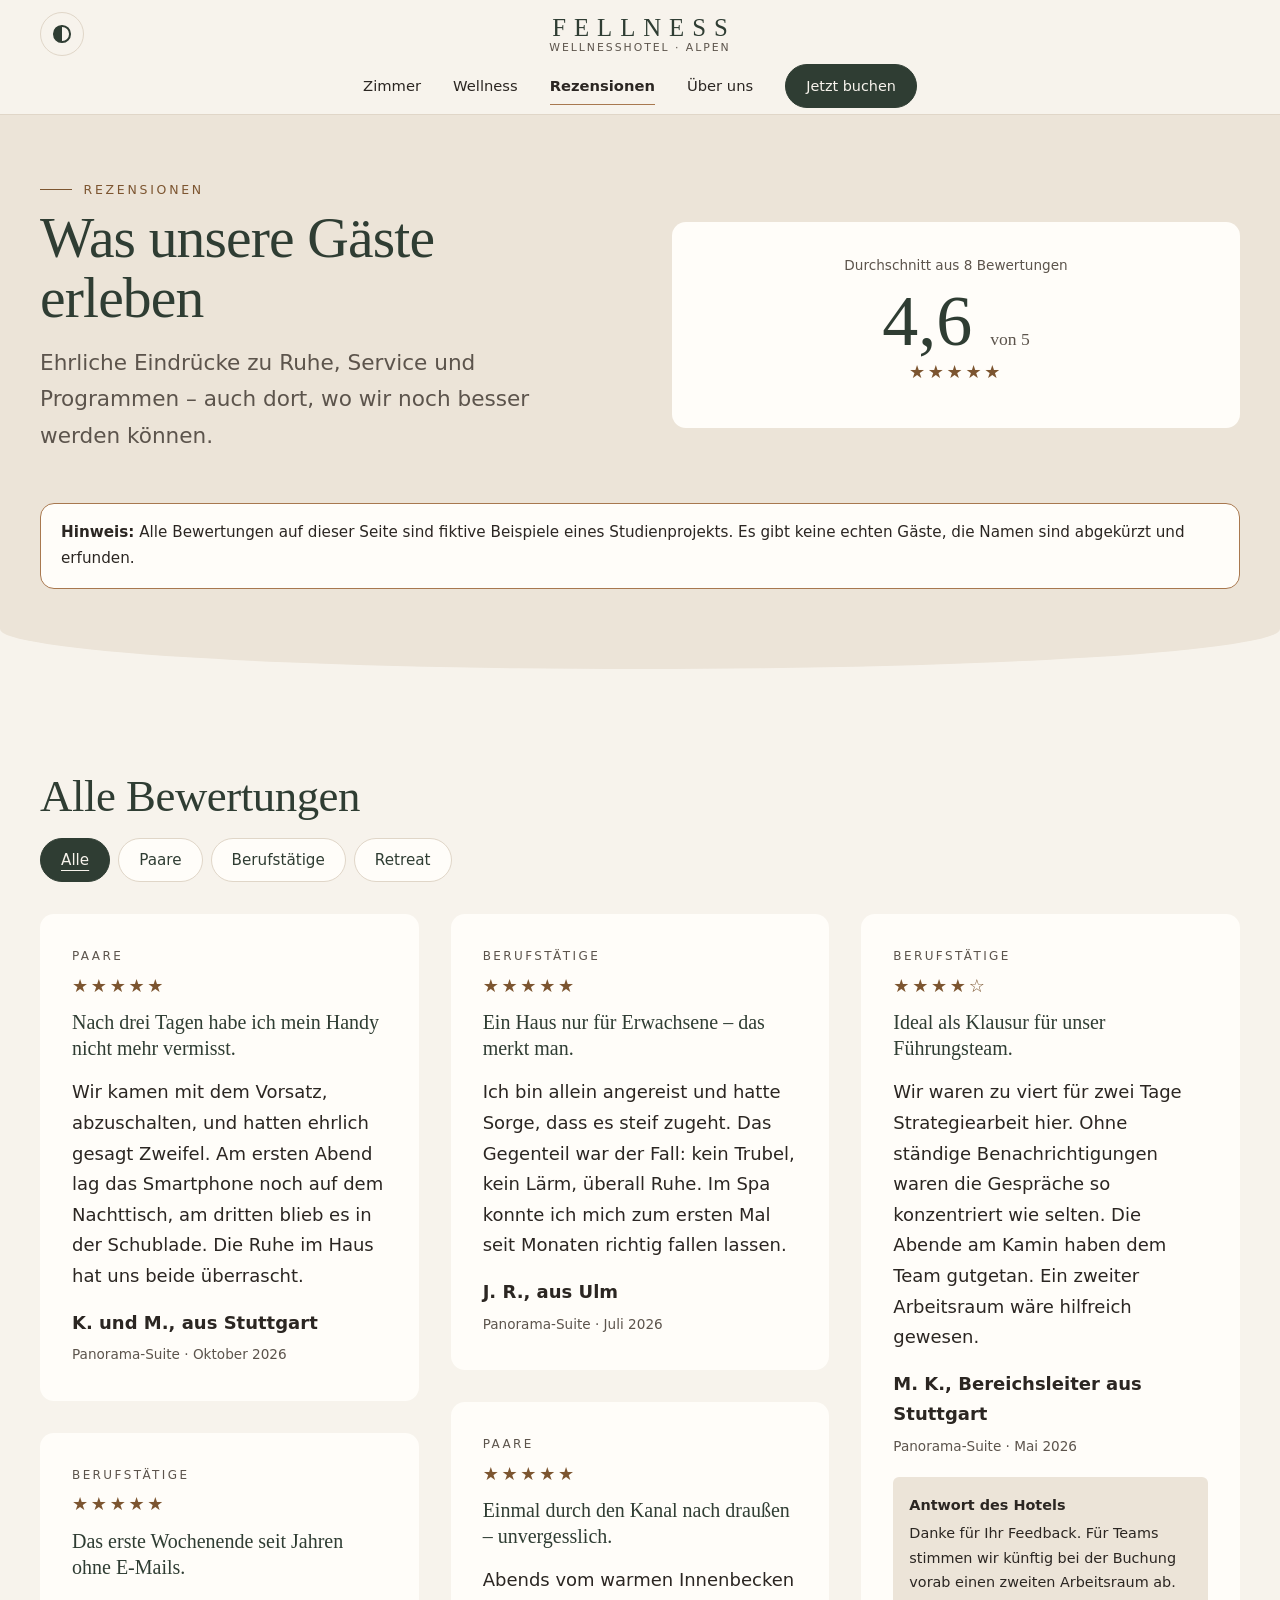
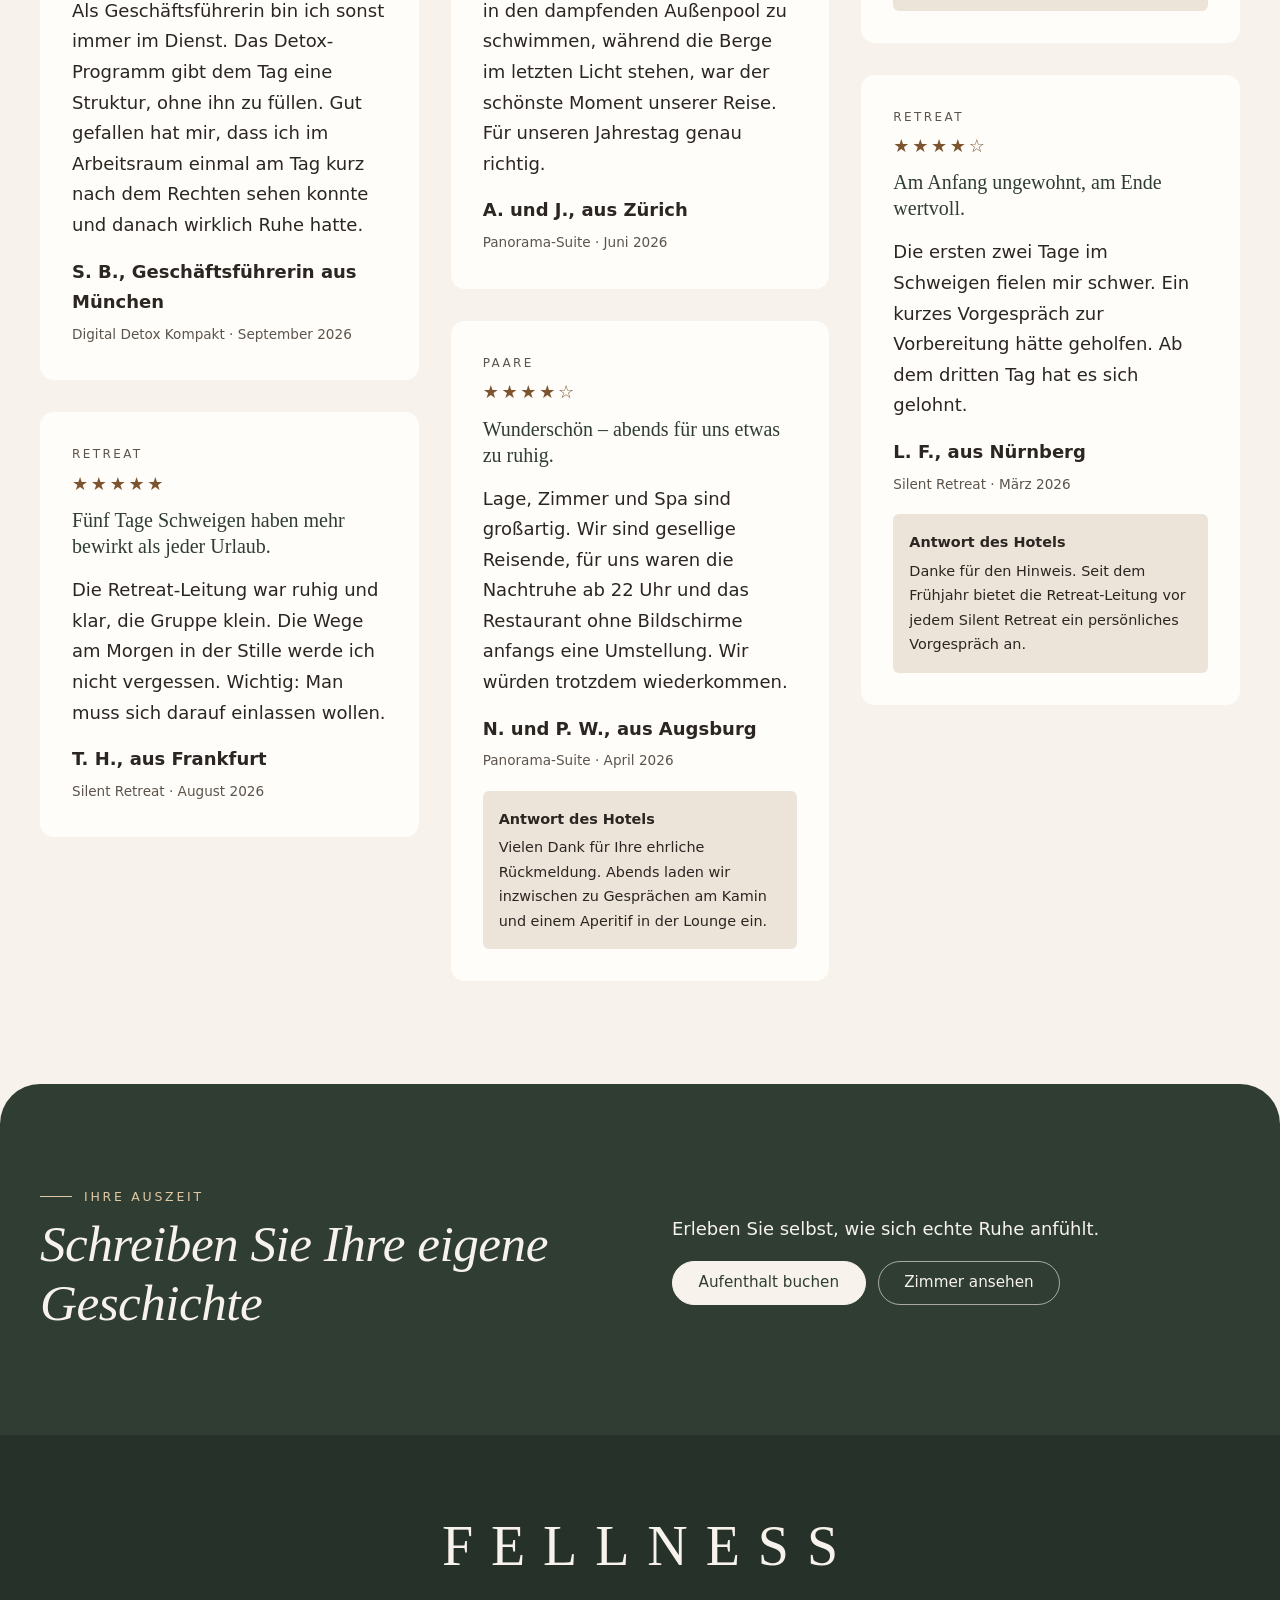
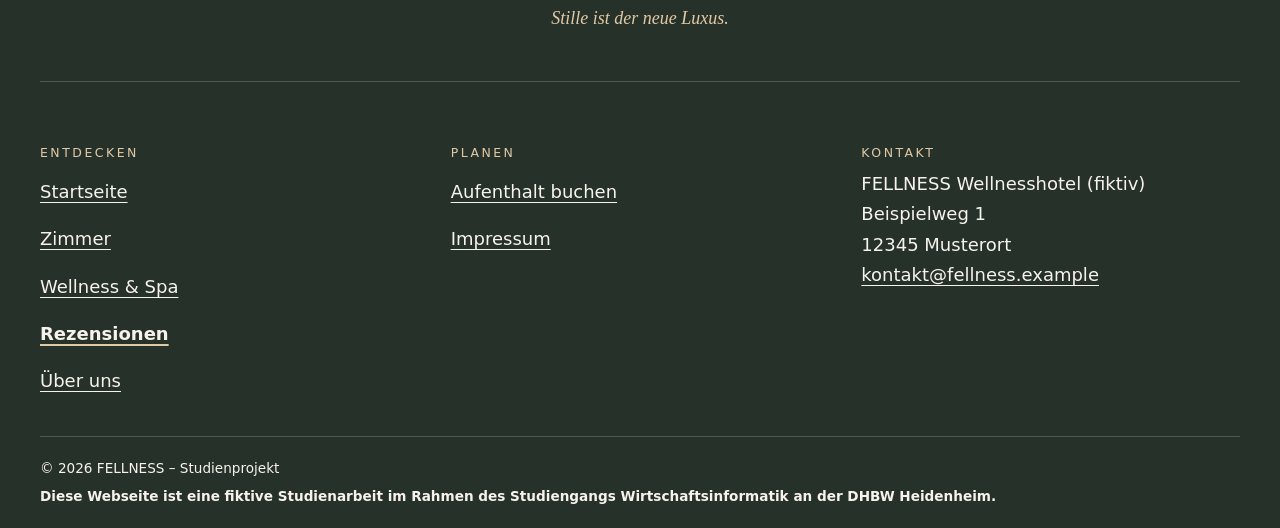
<file: rezensionen.html>
<!DOCTYPE html>
<html lang="de">
<head>
  <meta charset="UTF-8">
  <meta name="viewport" content="width=device-width, initial-scale=1">
  <title>Rezensionen – Fellness</title>
  <link rel="stylesheet" href="css/style.css">
</head>
<body>

  <!-- Dark Mode ohne JavaScript: Checkbox steht VOR .site-wrapper -->
  <input type="checkbox" id="darkmode-toggle" class="visually-hidden">
  <div class="site-wrapper">
    <a class="skip-link" href="#main">Zum Inhalt springen</a>

    <header class="site-header">
      <div class="container header-inner">
        <label class="darkmode-label" for="darkmode-toggle"><span class="visually-hidden">Dunkles Design ein- oder ausschalten</span></label>
        <a class="brand" href="index.html">
          <span class="brand-name">FELLNESS</span>
          <span class="brand-place">Wellnesshotel · Alpen</span>
        </a>
        <!-- Mobiles Menü: Checkbox + Label -->
        <input type="checkbox" id="nav-toggle" class="nav-toggle visually-hidden">
        <label class="nav-burger" for="nav-toggle">Menü</label>
        <nav class="site-nav" aria-label="Hauptnavigation">
          <ul>
            <li><a href="zimmer.html">Zimmer</a></li>
            <li><a href="wellness.html">Wellness</a></li>
            <li><a href="rezensionen.html" aria-current="page">Rezensionen</a></li>
            <li><a href="ueber-uns.html">Über uns</a></li>
            <li><a class="btn" href="buchung.html">Jetzt buchen</a></li>
          </ul>
        </nav>
      </div>
    </header>

    <main id="main">

      <section class="hero hero--compact" aria-labelledby="seiten-titel">
        <div class="container hero-grid">
          <div>
            <p class="eyebrow">Rezensionen</p>
            <h1 id="seiten-titel">Was unsere Gäste erleben</h1>
            <p class="lead">Ehrliche Eindrücke zu Ruhe, Service und Programmen – auch dort, wo wir noch besser werden können.</p>
          </div>
          <div class="score" aria-labelledby="score-titel">
            <p id="score-titel" class="score__label">Durchschnitt aus 8 Bewertungen</p>
            <p class="score__value">4,6 <span>von 5</span></p>
            <p class="rating" aria-hidden="true">★★★★★</p>
          </div>
        </div>
        <div class="container">
          <p class="notice"><strong>Hinweis:</strong> Alle Bewertungen auf dieser Seite sind fiktive Beispiele eines Studienprojekts. Es gibt keine echten Gäste, die Namen sind abgekürzt und erfunden.</p>
        </div>
      </section>

      <!-- Filter ohne JavaScript: Radio-Buttons + :has() im CSS.
           Die IDs (f-alle, f-paare, f-business, f-retreat) und die
           data-kategorie-Werte der Karten müssen zusammenpassen. -->
      <section class="section" aria-labelledby="bewertungen-titel">
        <div class="container reviews">
          <h2 id="bewertungen-titel">Alle Bewertungen</h2>
          <div class="programs" role="radiogroup" aria-label="Bewertungen nach Reiseart filtern">
            <input type="radio" name="filter" id="f-alle" class="programs__input visually-hidden" checked>
            <label class="programs__label" for="f-alle">Alle</label>
            <input type="radio" name="filter" id="f-paare" class="programs__input visually-hidden">
            <label class="programs__label" for="f-paare">Paare</label>
            <input type="radio" name="filter" id="f-business" class="programs__input visually-hidden">
            <label class="programs__label" for="f-business">Berufstätige</label>
            <input type="radio" name="filter" id="f-retreat" class="programs__input visually-hidden">
            <label class="programs__label" for="f-retreat">Retreat</label>
          </div>
          <ul class="review-grid">
            <li class="review" data-kategorie="paare">
              <article aria-labelledby="r1">
                <p class="review__meta">Paare</p>
                <p class="rating"><span class="visually-hidden">5 von 5 Sternen</span><span aria-hidden="true">★★★★★</span></p>
                <h3 id="r1">Nach drei Tagen habe ich mein Handy nicht mehr vermisst.</h3>
                <blockquote>
                  <p>Wir kamen mit dem Vorsatz, abzuschalten, und hatten ehrlich gesagt Zweifel. Am ersten Abend lag das Smartphone noch auf dem Nachttisch, am dritten blieb es in der Schublade. Die Ruhe im Haus hat uns beide überrascht.</p>
                </blockquote>
                <p class="review__author">K. und M., aus Stuttgart<br><span>Panorama-Suite · Oktober 2026</span></p>
              </article>
            </li>
            <li class="review" data-kategorie="business">
              <article aria-labelledby="r2">
                <p class="review__meta">Berufstätige</p>
                <p class="rating"><span class="visually-hidden">5 von 5 Sternen</span><span aria-hidden="true">★★★★★</span></p>
                <h3 id="r2">Das erste Wochenende seit Jahren ohne E-Mails.</h3>
                <blockquote>
                  <p>Als Geschäftsführerin bin ich sonst immer im Dienst. Das Detox-Programm gibt dem Tag eine Struktur, ohne ihn zu füllen. Gut gefallen hat mir, dass ich im Arbeitsraum einmal am Tag kurz nach dem Rechten sehen konnte und danach wirklich Ruhe hatte.</p>
                </blockquote>
                <p class="review__author">S. B., Geschäftsführerin aus München<br><span>Digital Detox Kompakt · September 2026</span></p>
              </article>
            </li>
            <li class="review" data-kategorie="retreat">
              <article aria-labelledby="r3">
                <p class="review__meta">Retreat</p>
                <p class="rating"><span class="visually-hidden">5 von 5 Sternen</span><span aria-hidden="true">★★★★★</span></p>
                <h3 id="r3">Fünf Tage Schweigen haben mehr bewirkt als jeder Urlaub.</h3>
                <blockquote>
                  <p>Die Retreat-Leitung war ruhig und klar, die Gruppe klein. Die Wege am Morgen in der Stille werde ich nicht vergessen. Wichtig: Man muss sich darauf einlassen wollen.</p>
                </blockquote>
                <p class="review__author">T. H., aus Frankfurt<br><span>Silent Retreat · August 2026</span></p>
              </article>
            </li>
            <li class="review" data-kategorie="business">
              <article aria-labelledby="r4">
                <p class="review__meta">Berufstätige</p>
                <p class="rating"><span class="visually-hidden">5 von 5 Sternen</span><span aria-hidden="true">★★★★★</span></p>
                <h3 id="r4">Ein Haus nur für Erwachsene – das merkt man.</h3>
                <blockquote>
                  <p>Ich bin allein angereist und hatte Sorge, dass es steif zugeht. Das Gegenteil war der Fall: kein Trubel, kein Lärm, überall Ruhe. Im Spa konnte ich mich zum ersten Mal seit Monaten richtig fallen lassen.</p>
                </blockquote>
                <p class="review__author">J. R., aus Ulm<br><span>Panorama-Suite · Juli 2026</span></p>
              </article>
            </li>
            <li class="review" data-kategorie="paare">
              <article aria-labelledby="r5">
                <p class="review__meta">Paare</p>
                <p class="rating"><span class="visually-hidden">5 von 5 Sternen</span><span aria-hidden="true">★★★★★</span></p>
                <h3 id="r5">Einmal durch den Kanal nach draußen – unvergesslich.</h3>
                <blockquote>
                  <p>Abends vom warmen Innenbecken in den dampfenden Außenpool zu schwimmen, während die Berge im letzten Licht stehen, war der schönste Moment unserer Reise. Für unseren Jahrestag genau richtig.</p>
                </blockquote>
                <p class="review__author">A. und J., aus Zürich<br><span>Panorama-Suite · Juni 2026</span></p>
              </article>
            </li>
            <li class="review" data-kategorie="paare">
              <article aria-labelledby="r6">
                <p class="review__meta">Paare</p>
                <p class="rating"><span class="visually-hidden">4 von 5 Sternen</span><span aria-hidden="true">★★★★☆</span></p>
                <h3 id="r6">Wunderschön – abends für uns etwas zu ruhig.</h3>
                <blockquote>
                  <p>Lage, Zimmer und Spa sind großartig. Wir sind gesellige Reisende, für uns waren die Nachtruhe ab 22 Uhr und das Restaurant ohne Bildschirme anfangs eine Umstellung. Wir würden trotzdem wiederkommen.</p>
                </blockquote>
                <p class="review__author">N. und P. W., aus Augsburg<br><span>Panorama-Suite · April 2026</span></p>
                <div class="review__reply">
                  <p class="review__reply-title">Antwort des Hotels</p>
                  <p>Vielen Dank für Ihre ehrliche Rückmeldung. Abends laden wir inzwischen zu Gesprächen am Kamin und einem Aperitif in der Lounge ein.</p>
                </div>
              </article>
            </li>
            <li class="review" data-kategorie="business">
              <article aria-labelledby="r7">
                <p class="review__meta">Berufstätige</p>
                <p class="rating"><span class="visually-hidden">4 von 5 Sternen</span><span aria-hidden="true">★★★★☆</span></p>
                <h3 id="r7">Ideal als Klausur für unser Führungsteam.</h3>
                <blockquote>
                  <p>Wir waren zu viert für zwei Tage Strategiearbeit hier. Ohne ständige Benachrichtigungen waren die Gespräche so konzentriert wie selten. Die Abende am Kamin haben dem Team gutgetan. Ein zweiter Arbeitsraum wäre hilfreich gewesen.</p>
                </blockquote>
                <p class="review__author">M. K., Bereichsleiter aus Stuttgart<br><span>Panorama-Suite · Mai 2026</span></p>
                <div class="review__reply">
                  <p class="review__reply-title">Antwort des Hotels</p>
                  <p>Danke für Ihr Feedback. Für Teams stimmen wir künftig bei der Buchung vorab einen zweiten Arbeitsraum ab.</p>
                </div>
              </article>
            </li>
            <li class="review" data-kategorie="retreat">
              <article aria-labelledby="r8">
                <p class="review__meta">Retreat</p>
                <p class="rating"><span class="visually-hidden">4 von 5 Sternen</span><span aria-hidden="true">★★★★☆</span></p>
                <h3 id="r8">Am Anfang ungewohnt, am Ende wertvoll.</h3>
                <blockquote>
                  <p>Die ersten zwei Tage im Schweigen fielen mir schwer. Ein kurzes Vorgespräch zur Vorbereitung hätte geholfen. Ab dem dritten Tag hat es sich gelohnt.</p>
                </blockquote>
                <p class="review__author">L. F., aus Nürnberg<br><span>Silent Retreat · März 2026</span></p>
                <div class="review__reply">
                  <p class="review__reply-title">Antwort des Hotels</p>
                  <p>Danke für den Hinweis. Seit dem Frühjahr bietet die Retreat-Leitung vor jedem Silent Retreat ein persönliches Vorgespräch an.</p>
                </div>
              </article>
            </li>
          </ul>
        </div>
      </section>

      <section class="section section--dark cta-band" aria-labelledby="cta-titel">
        <div class="container cta-band__grid">
          <div>
            <p class="eyebrow">Ihre Auszeit</p>
            <h2 id="cta-titel">Schreiben Sie Ihre eigene Geschichte</h2>
          </div>
          <div>
            <p>Erleben Sie selbst, wie sich echte Ruhe anfühlt.</p>
            <div class="btn-row">
              <a class="btn" href="buchung.html">Aufenthalt buchen</a>
              <a class="btn btn--outline" href="zimmer.html">Zimmer ansehen</a>
            </div>
          </div>
        </div>
      </section>
    </main>

    <footer class="site-footer">
      <div class="container">
        <div class="footer-head">
          <p class="footer-brand">FELLNESS</p>
          <p class="footer-claim">Stille ist der neue Luxus.</p>
        </div>
        <div class="footer-grid">
          <nav aria-labelledby="footer-entdecken">
            <h2 class="footer-title" id="footer-entdecken">Entdecken</h2>
            <ul>
              <li><a href="index.html">Startseite</a></li>
              <li><a href="zimmer.html">Zimmer</a></li>
              <li><a href="wellness.html">Wellness &amp; Spa</a></li>
              <li><a href="rezensionen.html" aria-current="page">Rezensionen</a></li>
              <li><a href="ueber-uns.html">Über uns</a></li>
            </ul>
          </nav>
          <nav aria-labelledby="footer-planen">
            <h2 class="footer-title" id="footer-planen">Planen</h2>
            <ul>
              <li><a href="buchung.html">Aufenthalt buchen</a></li>
              <li><a href="impressum.html">Impressum</a></li>
            </ul>
          </nav>
          <div>
            <h2 class="footer-title">Kontakt</h2>
            <address>
              FELLNESS Wellnesshotel (fiktiv)<br>
              Beispielweg 1<br>
              12345 Musterort<br>
              <a href="mailto:kontakt@fellness.example">kontakt@fellness.example</a>
            </address>
          </div>
        </div>
        <div class="footer-bottom">
          <p>© 2026 FELLNESS – Studienprojekt</p>
          <p class="dhbw-disclaimer">Diese Webseite ist eine fiktive Studienarbeit im Rahmen des Studiengangs Wirtschaftsinformatik an der DHBW Heidenheim.</p>
        </div>
      </div>
    </footer>
  </div>
</body>
</html>
</file>
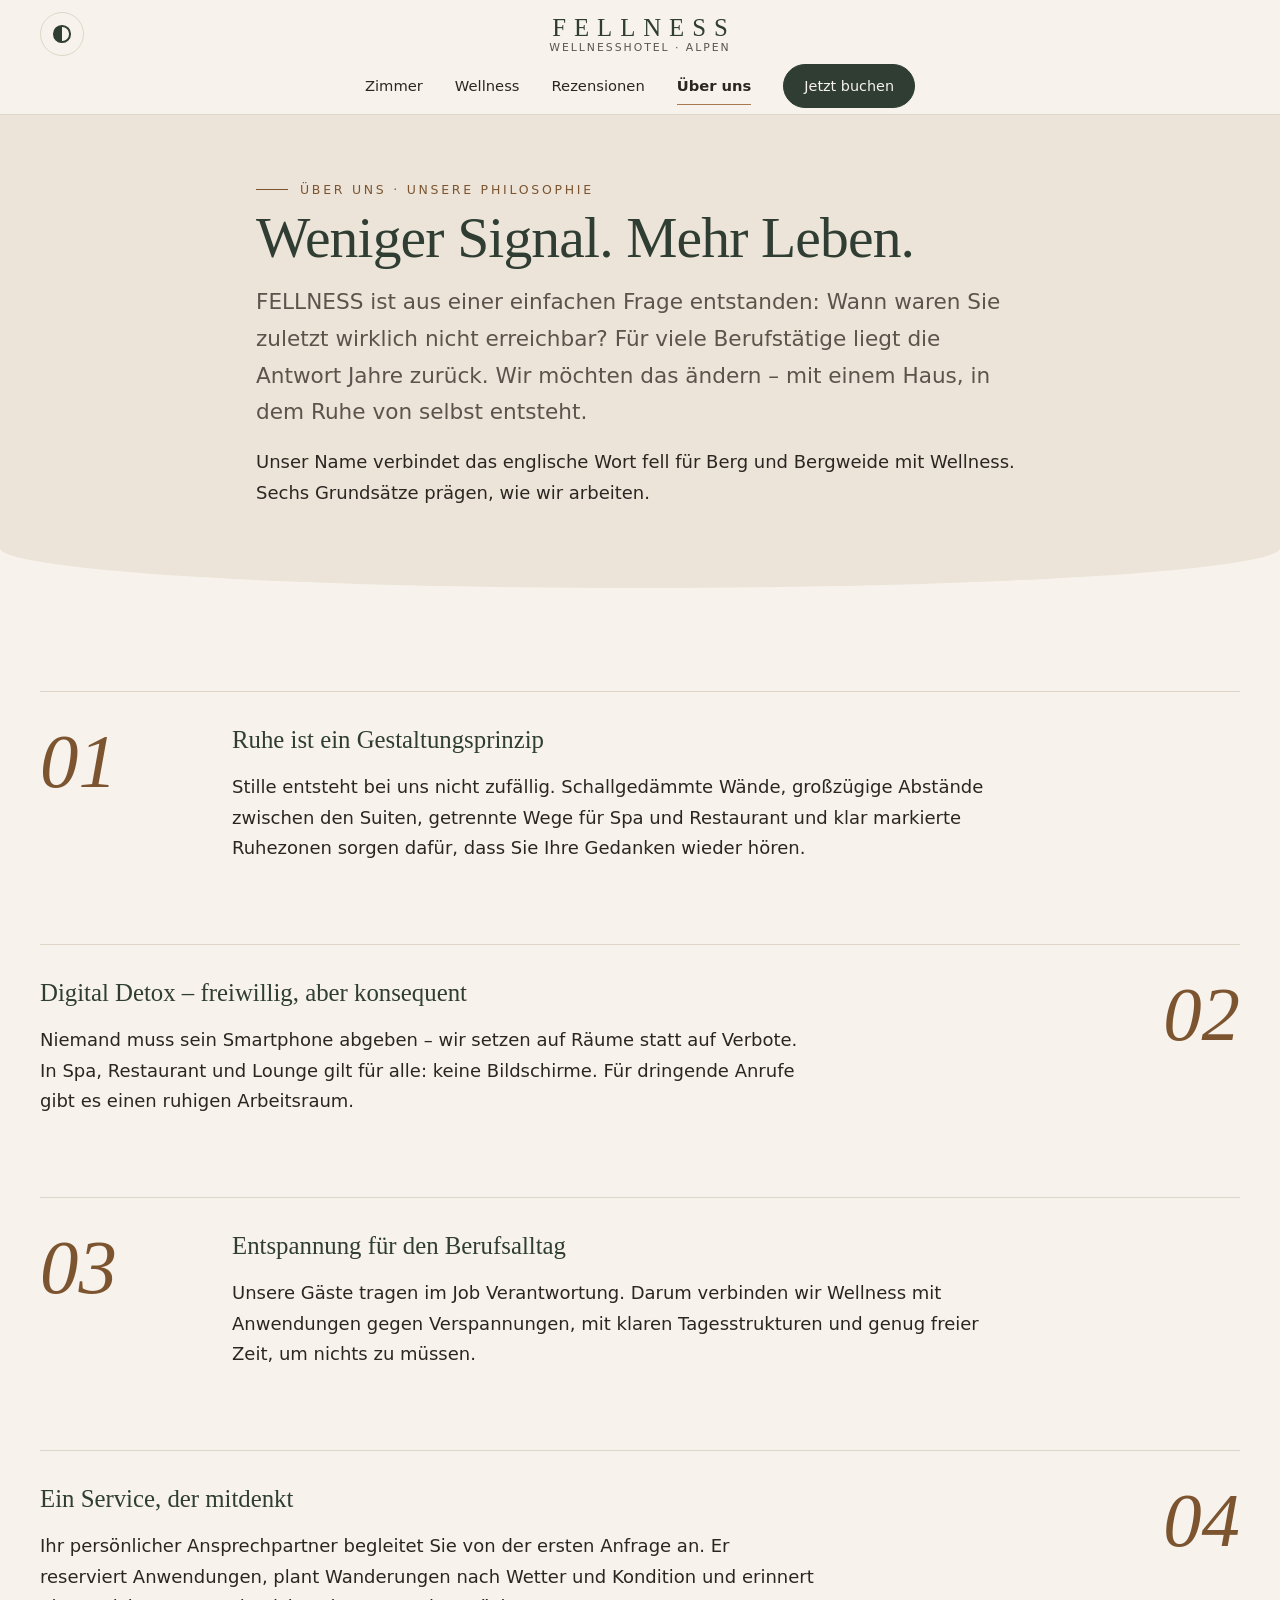
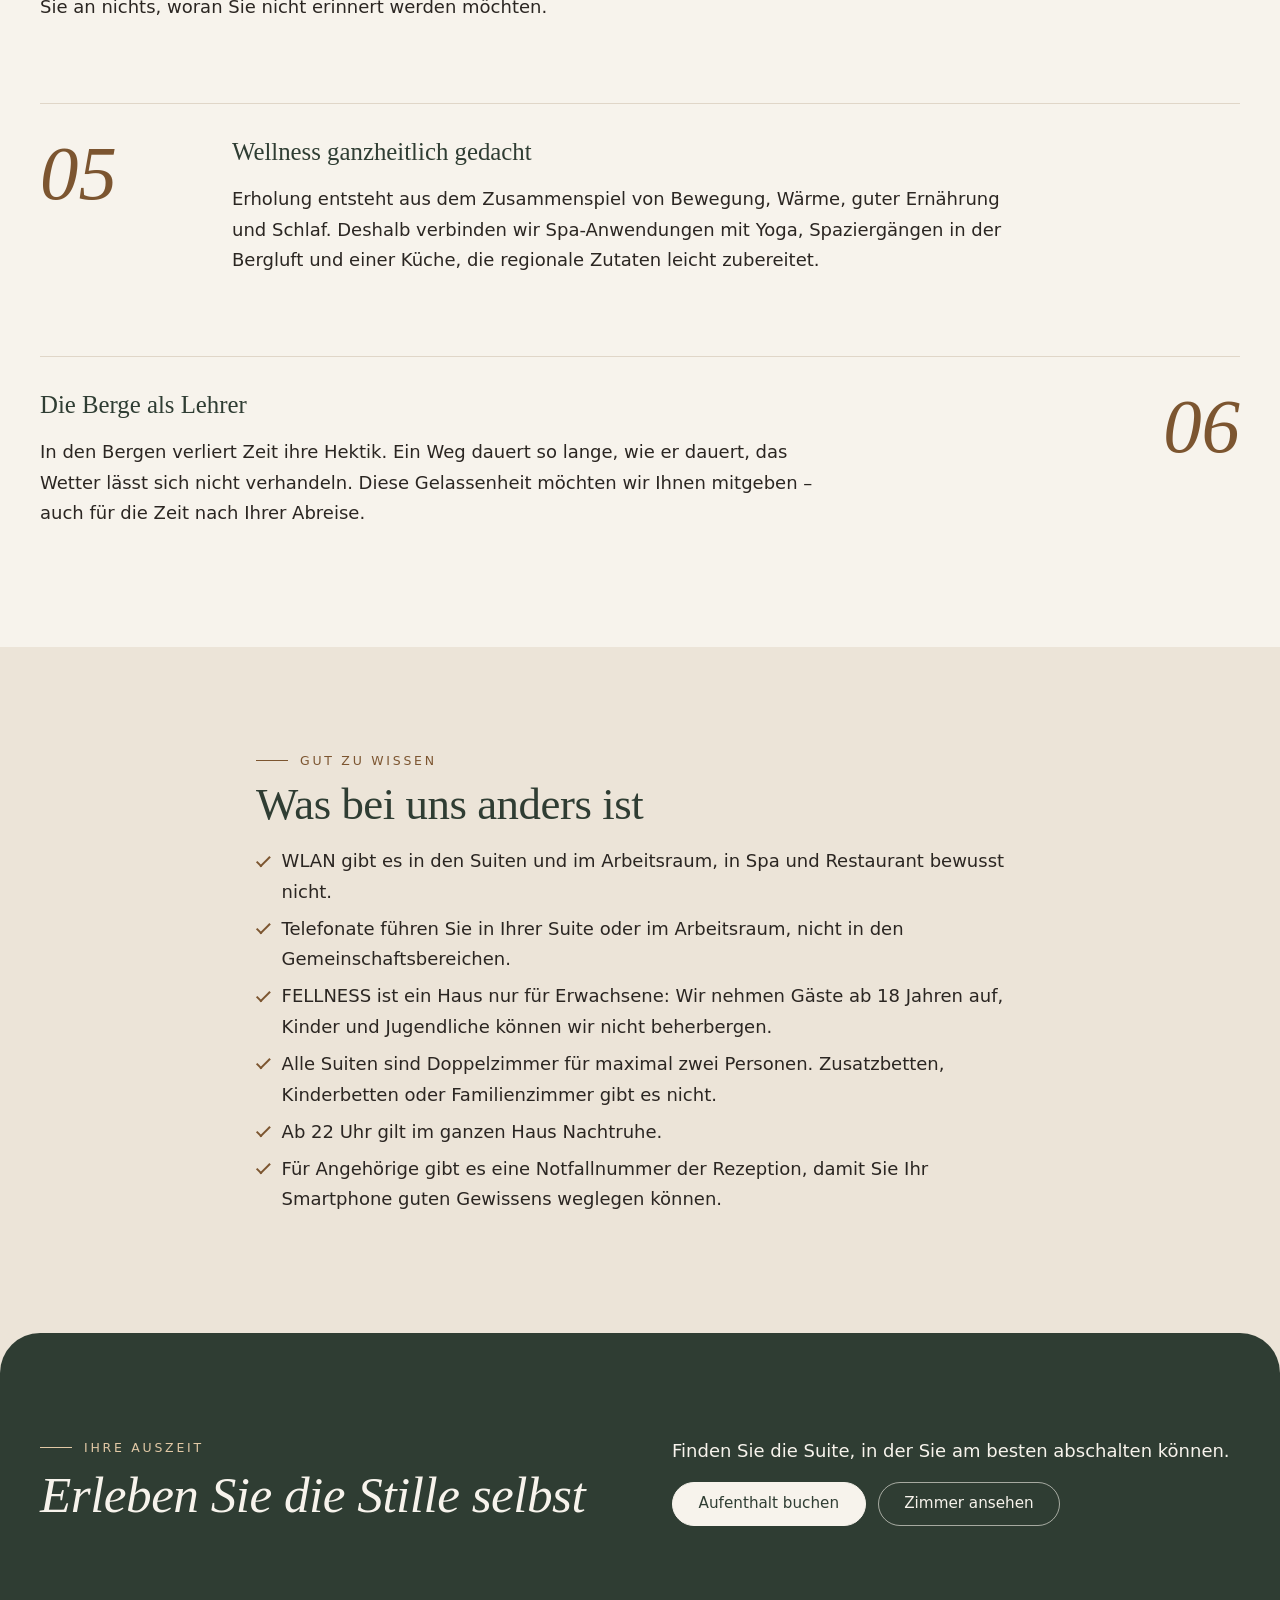
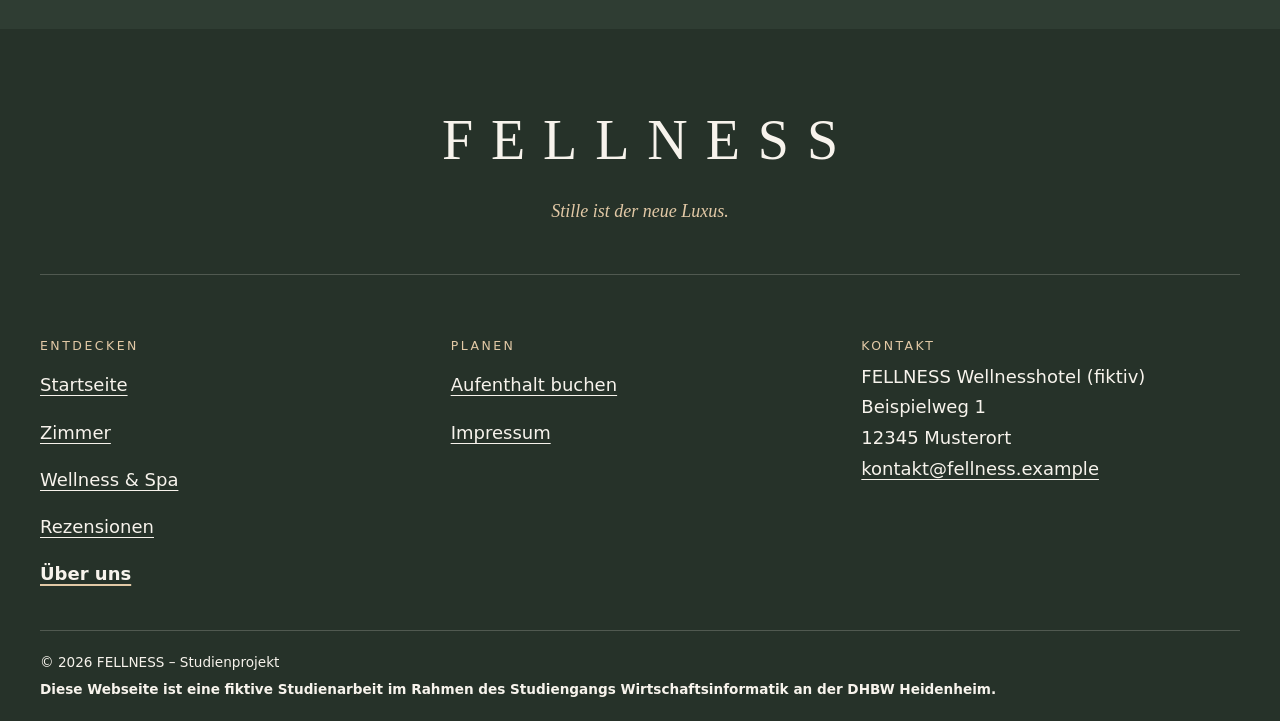
<file: ueber-uns.html>
<!DOCTYPE html>
<html lang="de">
<head>
  <meta charset="UTF-8">
  <meta name="viewport" content="width=device-width, initial-scale=1">
  <title>Über uns – Fellness</title>
  <link rel="stylesheet" href="css/style.css">
</head>
<body>

  <!-- Dark Mode ohne JavaScript: Checkbox steht VOR .site-wrapper -->
  <input type="checkbox" id="darkmode-toggle" class="visually-hidden">
  <div class="site-wrapper">
    <a class="skip-link" href="#main">Zum Inhalt springen</a>

    <header class="site-header">
      <div class="container header-inner">
        <label class="darkmode-label" for="darkmode-toggle"><span class="visually-hidden">Dunkles Design ein- oder ausschalten</span></label>
        <a class="brand" href="index.html">
          <span class="brand-name">FELLNESS</span>
          <span class="brand-place">Wellnesshotel · Alpen</span>
        </a>
        <!-- Mobiles Menü: Checkbox + Label -->
        <input type="checkbox" id="nav-toggle" class="nav-toggle visually-hidden">
        <label class="nav-burger" for="nav-toggle">Menü</label>
        <nav class="site-nav" aria-label="Hauptnavigation">
          <ul>
            <li><a href="zimmer.html">Zimmer</a></li>
            <li><a href="wellness.html">Wellness</a></li>
            <li><a href="rezensionen.html">Rezensionen</a></li>
            <li><a href="ueber-uns.html" aria-current="page">Über uns</a></li>
            <li><a class="btn" href="buchung.html">Jetzt buchen</a></li>
          </ul>
        </nav>
      </div>
    </header>

    <main id="main">

      <section class="hero hero--compact" aria-labelledby="seiten-titel">
        <div class="container container--narrow">
          <p class="eyebrow">Über uns · Unsere Philosophie</p>
          <h1 id="seiten-titel">Weniger Signal. Mehr Leben.</h1>
          <p class="lead">FELLNESS ist aus einer einfachen Frage entstanden: Wann waren Sie zuletzt wirklich nicht erreichbar? Für viele Berufstätige liegt die Antwort Jahre zurück. Wir möchten das ändern – mit einem Haus, in dem Ruhe von selbst entsteht.</p>
          <p>Unser Name verbindet das englische Wort <span lang="en">fell</span> für Berg und Bergweide mit Wellness. Sechs Grundsätze prägen, wie wir arbeiten.</p>
        </div>
      </section>

      <!-- Kapitel im Zickzack: Die Nummern erzeugt ein CSS-Zähler -->
      <section class="section" aria-labelledby="kapitel-titel">
        <div class="container">
          <h2 id="kapitel-titel" class="visually-hidden">Sechs Grundsätze</h2>
          <div class="chapters">
            <article class="chapter" aria-labelledby="k1">
              <div class="chapter__body">
                <h3 id="k1">Ruhe ist ein Gestaltungsprinzip</h3>
                <p>Stille entsteht bei uns nicht zufällig. Schallgedämmte Wände, großzügige Abstände zwischen den Suiten, getrennte Wege für Spa und Restaurant und klar markierte Ruhezonen sorgen dafür, dass Sie Ihre Gedanken wieder hören.</p>
              </div>
            </article>
            <article class="chapter" aria-labelledby="k2">
              <div class="chapter__body">
                <h3 id="k2">Digital Detox – freiwillig, aber konsequent</h3>
                <p>Niemand muss sein Smartphone abgeben – wir setzen auf Räume statt auf Verbote. In Spa, Restaurant und Lounge gilt für alle: keine Bildschirme. Für dringende Anrufe gibt es einen ruhigen Arbeitsraum.</p>
              </div>
            </article>
            <article class="chapter" aria-labelledby="k3">
              <div class="chapter__body">
                <h3 id="k3">Entspannung für den Berufsalltag</h3>
                <p>Unsere Gäste tragen im Job Verantwortung. Darum verbinden wir Wellness mit Anwendungen gegen Verspannungen, mit klaren Tagesstrukturen und genug freier Zeit, um nichts zu müssen.</p>
              </div>
            </article>
            <article class="chapter" aria-labelledby="k4">
              <div class="chapter__body">
                <h3 id="k4">Ein Service, der mitdenkt</h3>
                <p>Ihr persönlicher Ansprechpartner begleitet Sie von der ersten Anfrage an. Er reserviert Anwendungen, plant Wanderungen nach Wetter und Kondition und erinnert Sie an nichts, woran Sie nicht erinnert werden möchten.</p>
              </div>
            </article>
            <article class="chapter" aria-labelledby="k5">
              <div class="chapter__body">
                <h3 id="k5">Wellness ganzheitlich gedacht</h3>
                <p>Erholung entsteht aus dem Zusammenspiel von Bewegung, Wärme, guter Ernährung und Schlaf. Deshalb verbinden wir Spa-Anwendungen mit Yoga, Spaziergängen in der Bergluft und einer Küche, die regionale Zutaten leicht zubereitet.</p>
              </div>
            </article>
            <article class="chapter" aria-labelledby="k6">
              <div class="chapter__body">
                <h3 id="k6">Die Berge als Lehrer</h3>
                <p>In den Bergen verliert Zeit ihre Hektik. Ein Weg dauert so lange, wie er dauert, das Wetter lässt sich nicht verhandeln. Diese Gelassenheit möchten wir Ihnen mitgeben – auch für die Zeit nach Ihrer Abreise.</p>
              </div>
            </article>
          </div>
        </div>
      </section>

      <section class="section section--surface" aria-labelledby="regeln-titel">
        <div class="container container--narrow">
          <p class="eyebrow">Gut zu wissen</p>
          <h2 id="regeln-titel">Was bei uns anders ist</h2>
          <ul class="check-list">
            <li>WLAN gibt es in den Suiten und im Arbeitsraum, in Spa und Restaurant bewusst nicht.</li>
            <li>Telefonate führen Sie in Ihrer Suite oder im Arbeitsraum, nicht in den Gemeinschaftsbereichen.</li>
            <li>FELLNESS ist ein Haus nur für Erwachsene: Wir nehmen Gäste ab 18 Jahren auf, Kinder und Jugendliche können wir nicht beherbergen.</li>
            <li>Alle Suiten sind Doppelzimmer für maximal zwei Personen. Zusatzbetten, Kinderbetten oder Familienzimmer gibt es nicht.</li>
            <li>Ab 22 Uhr gilt im ganzen Haus Nachtruhe.</li>
            <li>Für Angehörige gibt es eine Notfallnummer der Rezeption, damit Sie Ihr Smartphone guten Gewissens weglegen können.</li>
          </ul>
        </div>
      </section>

      <section class="section section--dark cta-band" aria-labelledby="cta-titel">
        <div class="container cta-band__grid">
          <div>
            <p class="eyebrow">Ihre Auszeit</p>
            <h2 id="cta-titel">Erleben Sie die Stille selbst</h2>
          </div>
          <div>
            <p>Finden Sie die Suite, in der Sie am besten abschalten können.</p>
            <div class="btn-row">
              <a class="btn" href="buchung.html">Aufenthalt buchen</a>
              <a class="btn btn--outline" href="zimmer.html">Zimmer ansehen</a>
            </div>
          </div>
        </div>
      </section>
    </main>

    <footer class="site-footer">
      <div class="container">
        <div class="footer-head">
          <p class="footer-brand">FELLNESS</p>
          <p class="footer-claim">Stille ist der neue Luxus.</p>
        </div>
        <div class="footer-grid">
          <nav aria-labelledby="footer-entdecken">
            <h2 class="footer-title" id="footer-entdecken">Entdecken</h2>
            <ul>
              <li><a href="index.html">Startseite</a></li>
              <li><a href="zimmer.html">Zimmer</a></li>
              <li><a href="wellness.html">Wellness &amp; Spa</a></li>
              <li><a href="rezensionen.html">Rezensionen</a></li>
              <li><a href="ueber-uns.html" aria-current="page">Über uns</a></li>
            </ul>
          </nav>
          <nav aria-labelledby="footer-planen">
            <h2 class="footer-title" id="footer-planen">Planen</h2>
            <ul>
              <li><a href="buchung.html">Aufenthalt buchen</a></li>
              <li><a href="impressum.html">Impressum</a></li>
            </ul>
          </nav>
          <div>
            <h2 class="footer-title">Kontakt</h2>
            <address>
              FELLNESS Wellnesshotel (fiktiv)<br>
              Beispielweg 1<br>
              12345 Musterort<br>
              <a href="mailto:kontakt@fellness.example">kontakt@fellness.example</a>
            </address>
          </div>
        </div>
        <div class="footer-bottom">
          <p>© 2026 FELLNESS – Studienprojekt</p>
          <p class="dhbw-disclaimer">Diese Webseite ist eine fiktive Studienarbeit im Rahmen des Studiengangs Wirtschaftsinformatik an der DHBW Heidenheim.</p>
        </div>
      </div>
    </footer>
  </div>
</body>
</html>
</file>
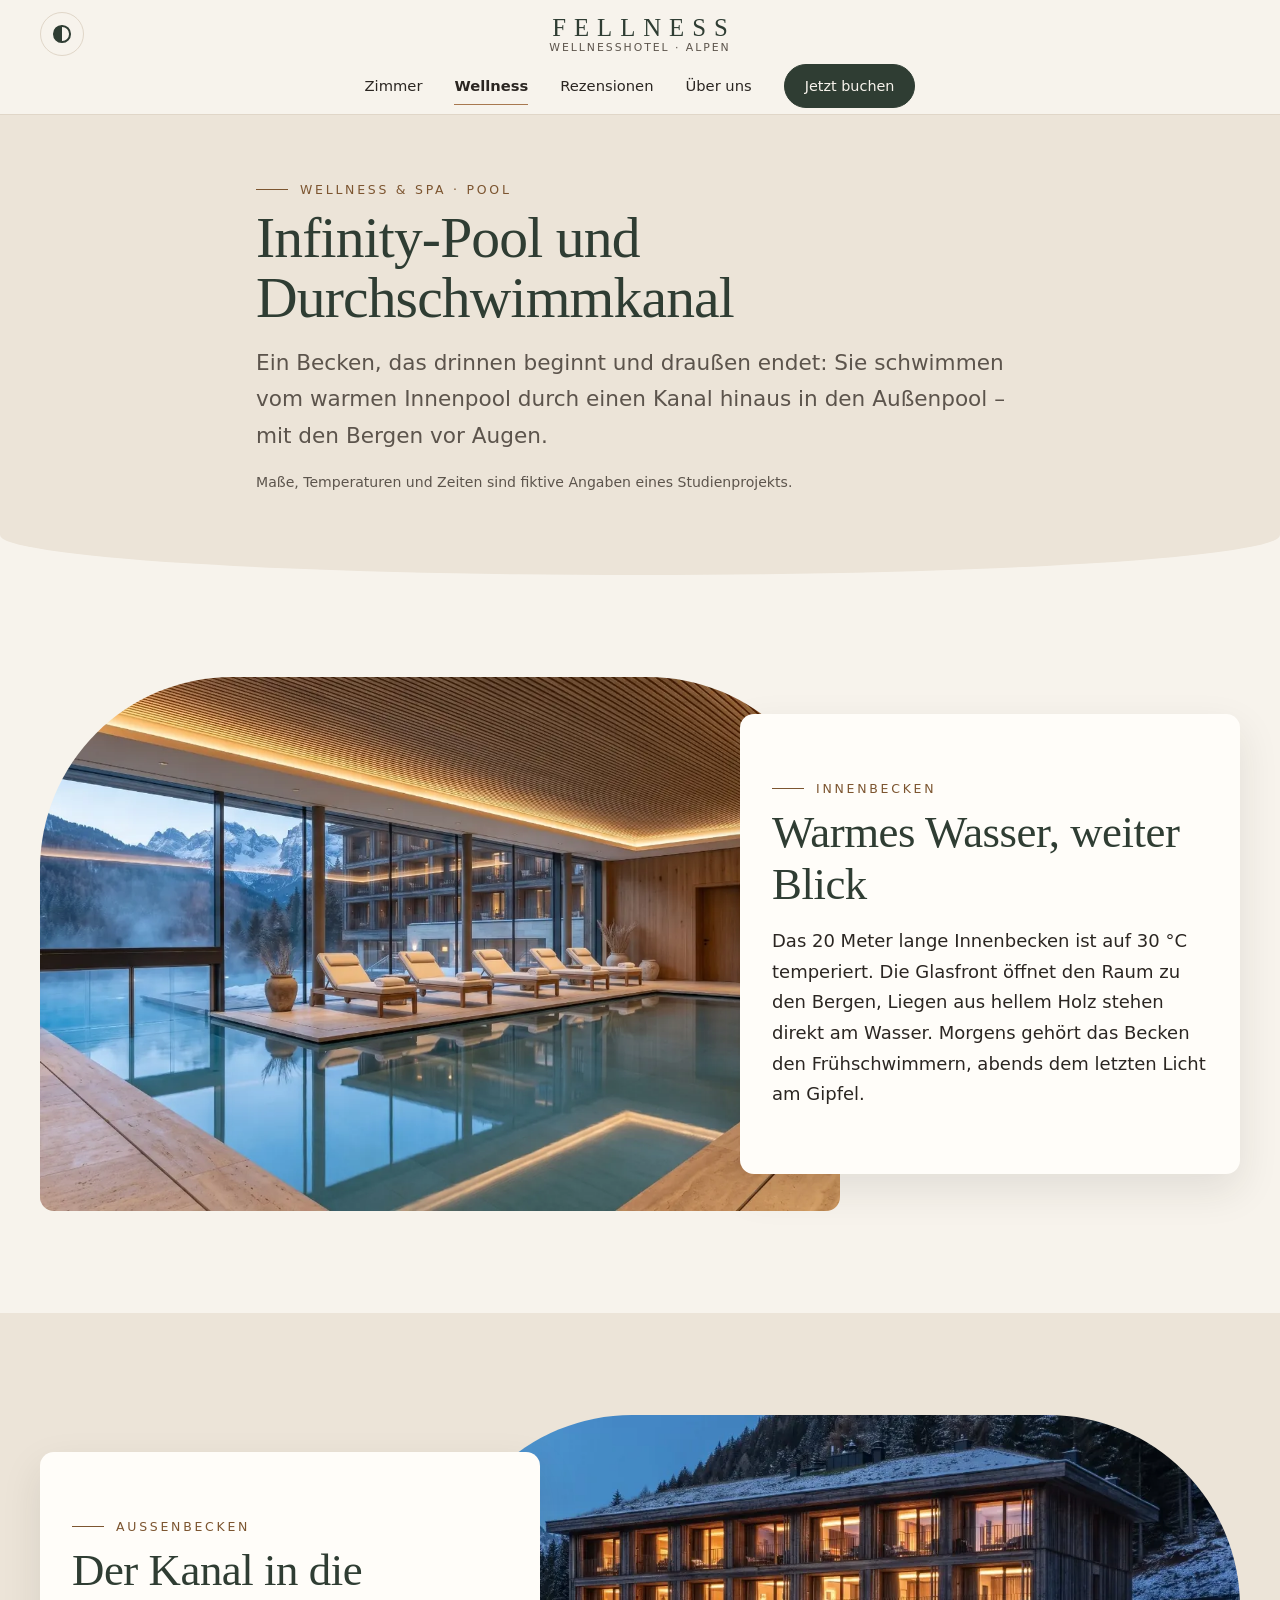
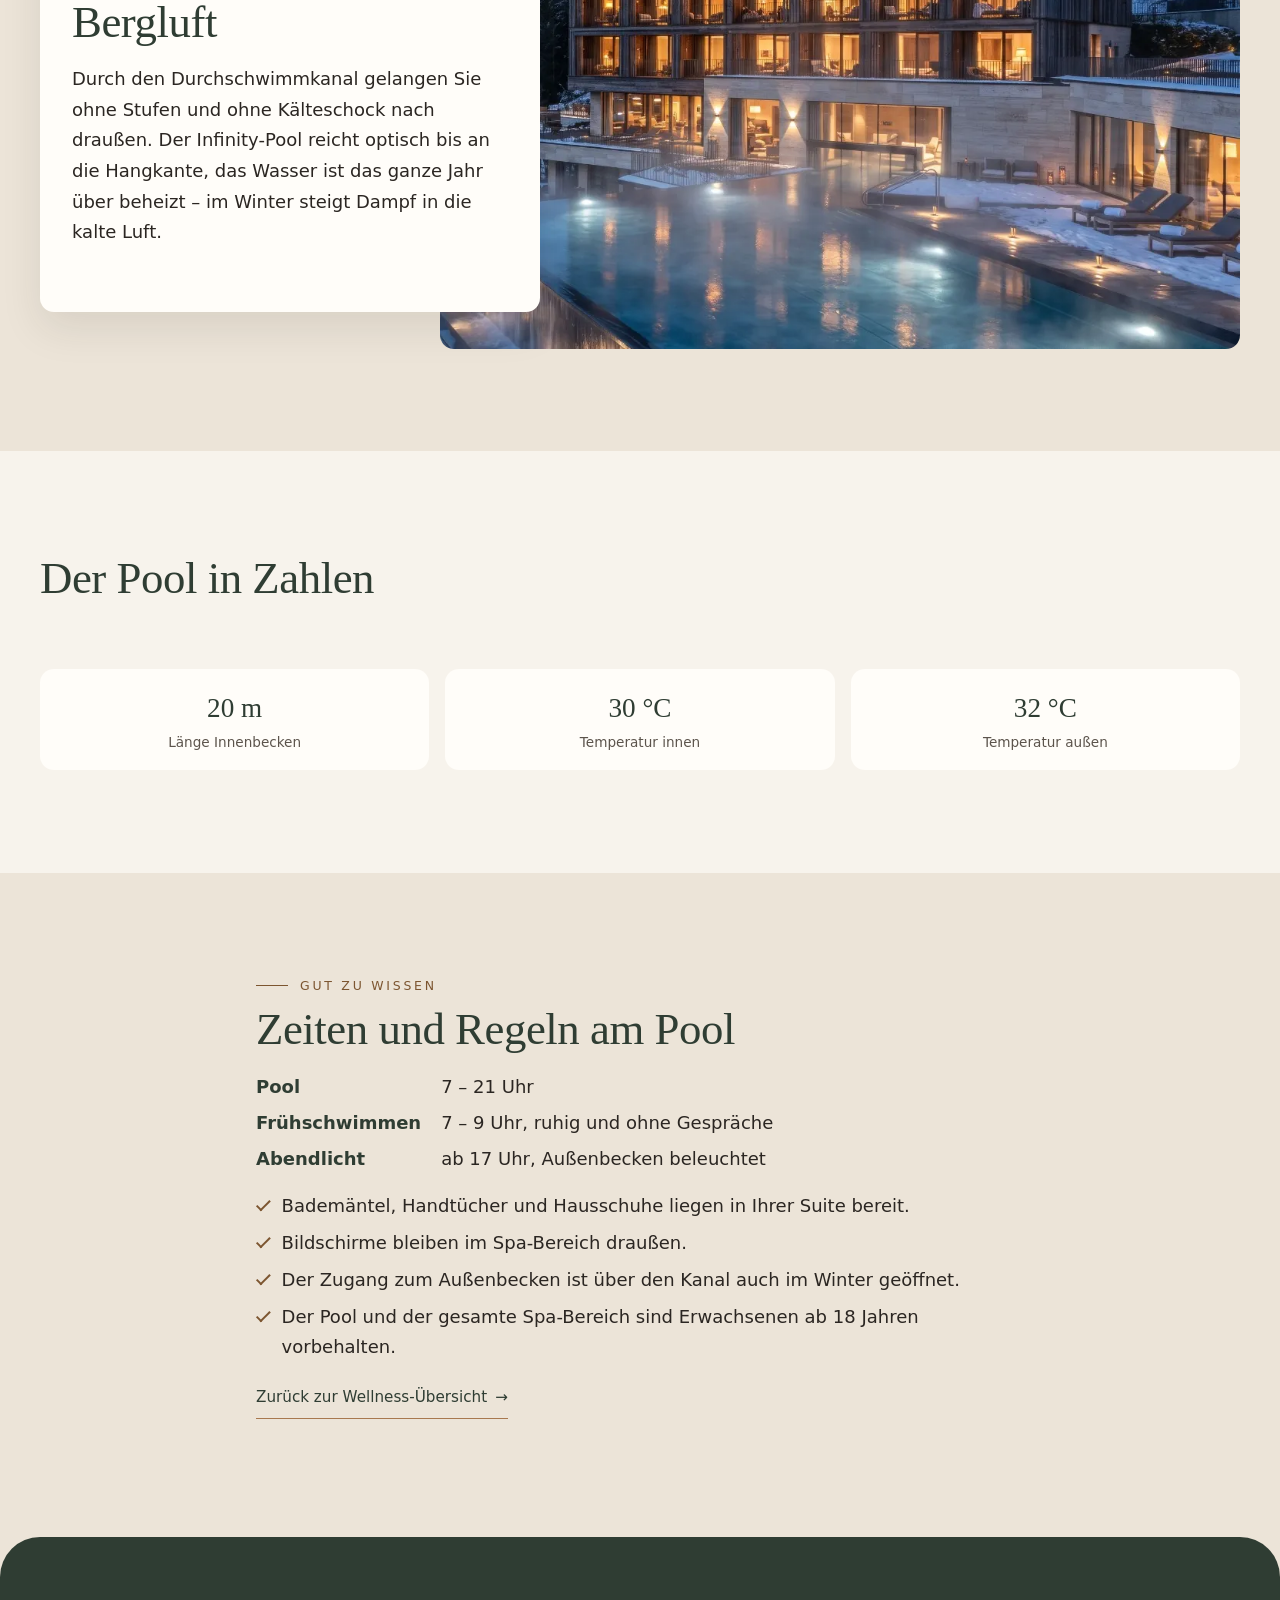
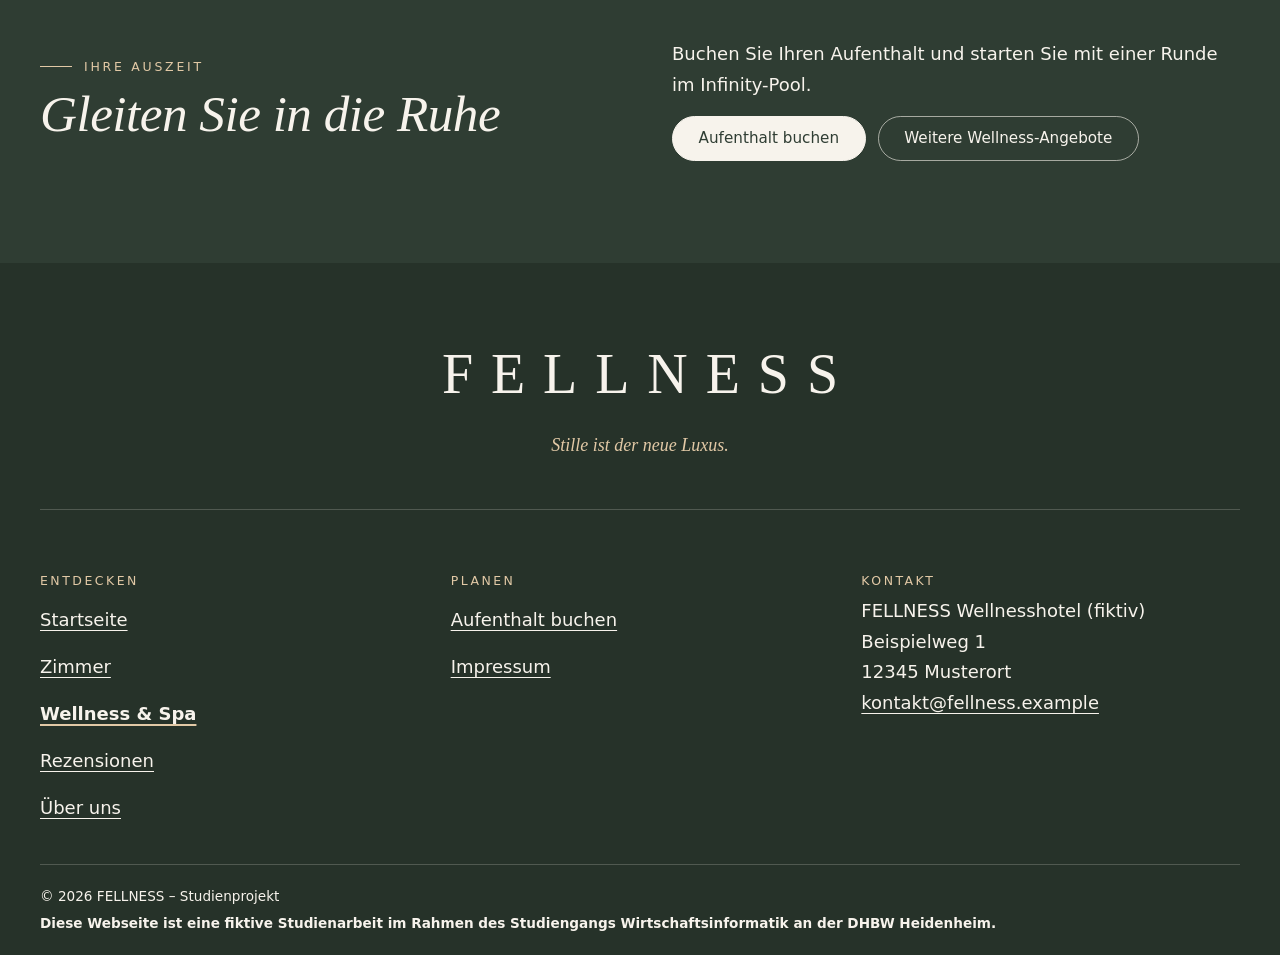
<file: wellness-detail.html>
<!DOCTYPE html>
<html lang="de">
<head>
  <meta charset="UTF-8">
  <meta name="viewport" content="width=device-width, initial-scale=1">
  <title>Infinity-Pool – Fellness</title>
  <link rel="stylesheet" href="css/style.css">
</head>
<body>

  <!-- Dark Mode ohne JavaScript: Checkbox steht VOR .site-wrapper -->
  <input type="checkbox" id="darkmode-toggle" class="visually-hidden">
  <div class="site-wrapper">
    <a class="skip-link" href="#main">Zum Inhalt springen</a>

    <header class="site-header">
      <div class="container header-inner">
        <label class="darkmode-label" for="darkmode-toggle"><span class="visually-hidden">Dunkles Design ein- oder ausschalten</span></label>
        <a class="brand" href="index.html">
          <span class="brand-name">FELLNESS</span>
          <span class="brand-place">Wellnesshotel · Alpen</span>
        </a>
        <!-- Mobiles Menü: Checkbox + Label -->
        <input type="checkbox" id="nav-toggle" class="nav-toggle visually-hidden">
        <label class="nav-burger" for="nav-toggle">Menü</label>
        <nav class="site-nav" aria-label="Hauptnavigation">
          <ul>
            <li><a href="zimmer.html">Zimmer</a></li>
            <li><a href="wellness.html" aria-current="page">Wellness</a></li>
            <li><a href="rezensionen.html">Rezensionen</a></li>
            <li><a href="ueber-uns.html">Über uns</a></li>
            <li><a class="btn" href="buchung.html">Jetzt buchen</a></li>
          </ul>
        </nav>
      </div>
    </header>

    <main id="main">

      <section class="hero hero--compact" aria-labelledby="seiten-titel">
        <div class="container container--narrow">
          <p class="eyebrow">Wellness &amp; Spa · Pool</p>
          <h1 id="seiten-titel">Infinity-Pool und Durchschwimmkanal</h1>
          <p class="lead">Ein Becken, das drinnen beginnt und draußen endet: Sie schwimmen vom warmen Innenpool durch einen Kanal hinaus in den Außenpool – mit den Bergen vor Augen.</p>
          <p class="note">Maße, Temperaturen und Zeiten sind fiktive Angaben eines Studienprojekts.</p>
        </div>
      </section>

      <section class="section" aria-labelledby="innen-titel">
        <div class="container band">
          <div class="band__media">
            <img class="media" src="images/spa-pool.webp" alt="Innenpool mit Holzdecke, Liegen und Glasfront zu verschneiten Bergen" width="1200" height="800" loading="lazy">
          </div>
          <div class="band__text">
            <p class="eyebrow">Innenbecken</p>
            <h2 id="innen-titel">Warmes Wasser, weiter Blick</h2>
            <p>Das 20 Meter lange Innenbecken ist auf 30 °C temperiert. Die Glasfront öffnet den Raum zu den Bergen, Liegen aus hellem Holz stehen direkt am Wasser. Morgens gehört das Becken den Frühschwimmern, abends dem letzten Licht am Gipfel.</p>
          </div>
        </div>
      </section>

      <section class="section section--surface" aria-labelledby="aussen-titel">
        <div class="container band band--reverse">
          <div class="band__media">
            <img class="media" src="images/hotel-aussen.webp" alt="Beleuchtetes Hotelgebäude aus Holz und Naturstein mit beheiztem Außenpool im Schnee" width="1040" height="693" loading="lazy">
          </div>
          <div class="band__text">
            <p class="eyebrow">Außenbecken</p>
            <h2 id="aussen-titel">Der Kanal in die Bergluft</h2>
            <p>Durch den Durchschwimmkanal gelangen Sie ohne Stufen und ohne Kälteschock nach draußen. Der Infinity-Pool reicht optisch bis an die Hangkante, das Wasser ist das ganze Jahr über beheizt – im Winter steigt Dampf in die kalte Luft.</p>
          </div>
        </div>
      </section>

      <section class="section" aria-labelledby="fakten-titel">
        <div class="container">
          <h2 id="fakten-titel" class="section-head">Der Pool in Zahlen</h2>
          <dl class="kpi-list">
            <div><dt>Länge Innenbecken</dt><dd>20 m</dd></div>
            <div><dt>Temperatur innen</dt><dd>30 °C</dd></div>
            <div><dt>Temperatur außen</dt><dd>32 °C</dd></div>
          </dl>
        </div>
      </section>

      <section class="section section--surface" aria-labelledby="infos-titel">
        <div class="container container--narrow">
          <p class="eyebrow">Gut zu wissen</p>
          <h2 id="infos-titel">Zeiten und Regeln am Pool</h2>
          <dl class="schedule">
            <dt>Pool</dt><dd>7 – 21 Uhr</dd>
            <dt>Frühschwimmen</dt><dd>7 – 9 Uhr, ruhig und ohne Gespräche</dd>
            <dt>Abendlicht</dt><dd>ab 17 Uhr, Außenbecken beleuchtet</dd>
          </dl>
          <ul class="check-list">
            <li>Bademäntel, Handtücher und Hausschuhe liegen in Ihrer Suite bereit.</li>
            <li>Bildschirme bleiben im Spa-Bereich draußen.</li>
            <li>Der Zugang zum Außenbecken ist über den Kanal auch im Winter geöffnet.</li>
            <li>Der Pool und der gesamte Spa-Bereich sind Erwachsenen ab 18 Jahren vorbehalten.</li>
          </ul>
          <p><a class="link-more" href="wellness.html">Zurück zur Wellness-Übersicht</a></p>
        </div>
      </section>

      <section class="section section--dark cta-band" aria-labelledby="cta-titel">
        <div class="container cta-band__grid">
          <div>
            <p class="eyebrow">Ihre Auszeit</p>
            <h2 id="cta-titel">Gleiten Sie in die Ruhe</h2>
          </div>
          <div>
            <p>Buchen Sie Ihren Aufenthalt und starten Sie mit einer Runde im Infinity-Pool.</p>
            <div class="btn-row">
              <a class="btn" href="buchung.html">Aufenthalt buchen</a>
              <a class="btn btn--outline" href="wellness.html">Weitere Wellness-Angebote</a>
            </div>
          </div>
        </div>
      </section>
    </main>

    <footer class="site-footer">
      <div class="container">
        <div class="footer-head">
          <p class="footer-brand">FELLNESS</p>
          <p class="footer-claim">Stille ist der neue Luxus.</p>
        </div>
        <div class="footer-grid">
          <nav aria-labelledby="footer-entdecken">
            <h2 class="footer-title" id="footer-entdecken">Entdecken</h2>
            <ul>
              <li><a href="index.html">Startseite</a></li>
              <li><a href="zimmer.html">Zimmer</a></li>
              <li><a href="wellness.html" aria-current="page">Wellness &amp; Spa</a></li>
              <li><a href="rezensionen.html">Rezensionen</a></li>
              <li><a href="ueber-uns.html">Über uns</a></li>
            </ul>
          </nav>
          <nav aria-labelledby="footer-planen">
            <h2 class="footer-title" id="footer-planen">Planen</h2>
            <ul>
              <li><a href="buchung.html">Aufenthalt buchen</a></li>
              <li><a href="impressum.html">Impressum</a></li>
            </ul>
          </nav>
          <div>
            <h2 class="footer-title">Kontakt</h2>
            <address>
              FELLNESS Wellnesshotel (fiktiv)<br>
              Beispielweg 1<br>
              12345 Musterort<br>
              <a href="mailto:kontakt@fellness.example">kontakt@fellness.example</a>
            </address>
          </div>
        </div>
        <div class="footer-bottom">
          <p>© 2026 FELLNESS – Studienprojekt</p>
          <p class="dhbw-disclaimer">Diese Webseite ist eine fiktive Studienarbeit im Rahmen des Studiengangs Wirtschaftsinformatik an der DHBW Heidenheim.</p>
        </div>
      </div>
    </footer>
  </div>
</body>
</html>
</file>
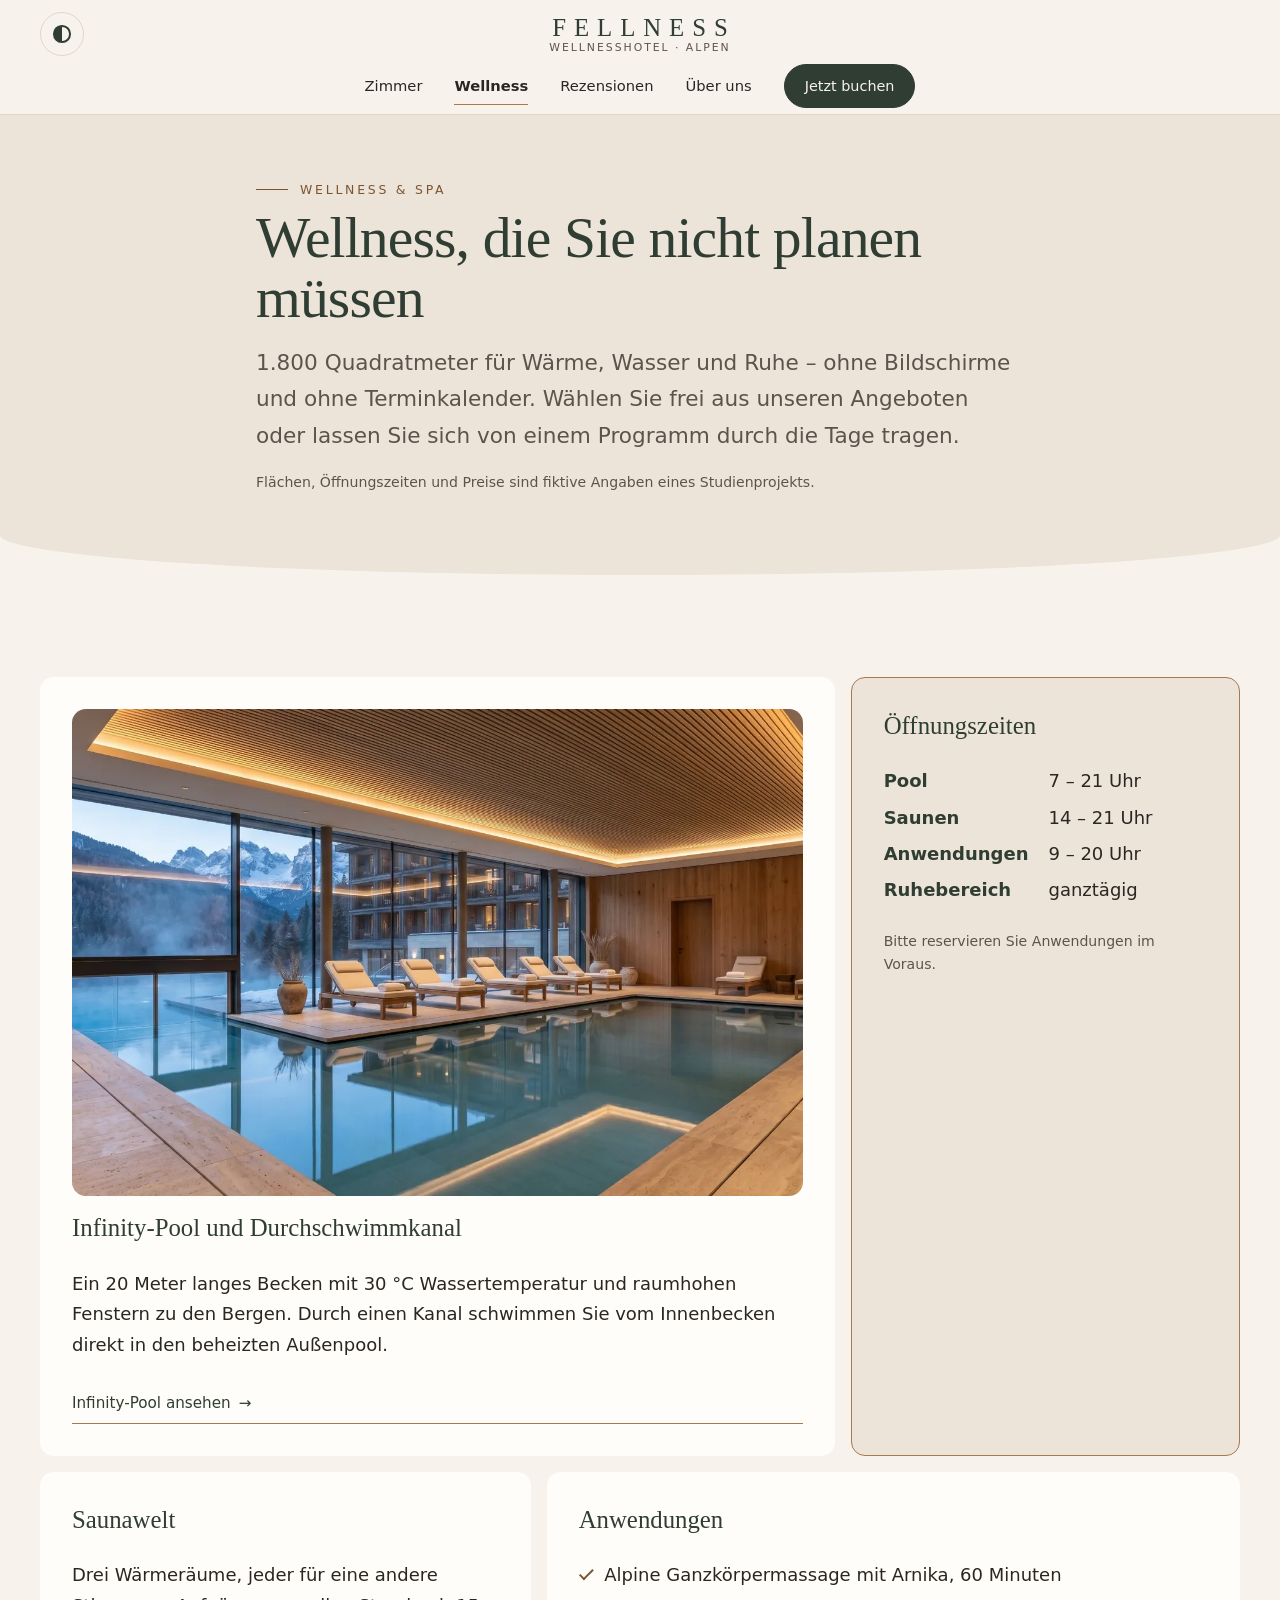
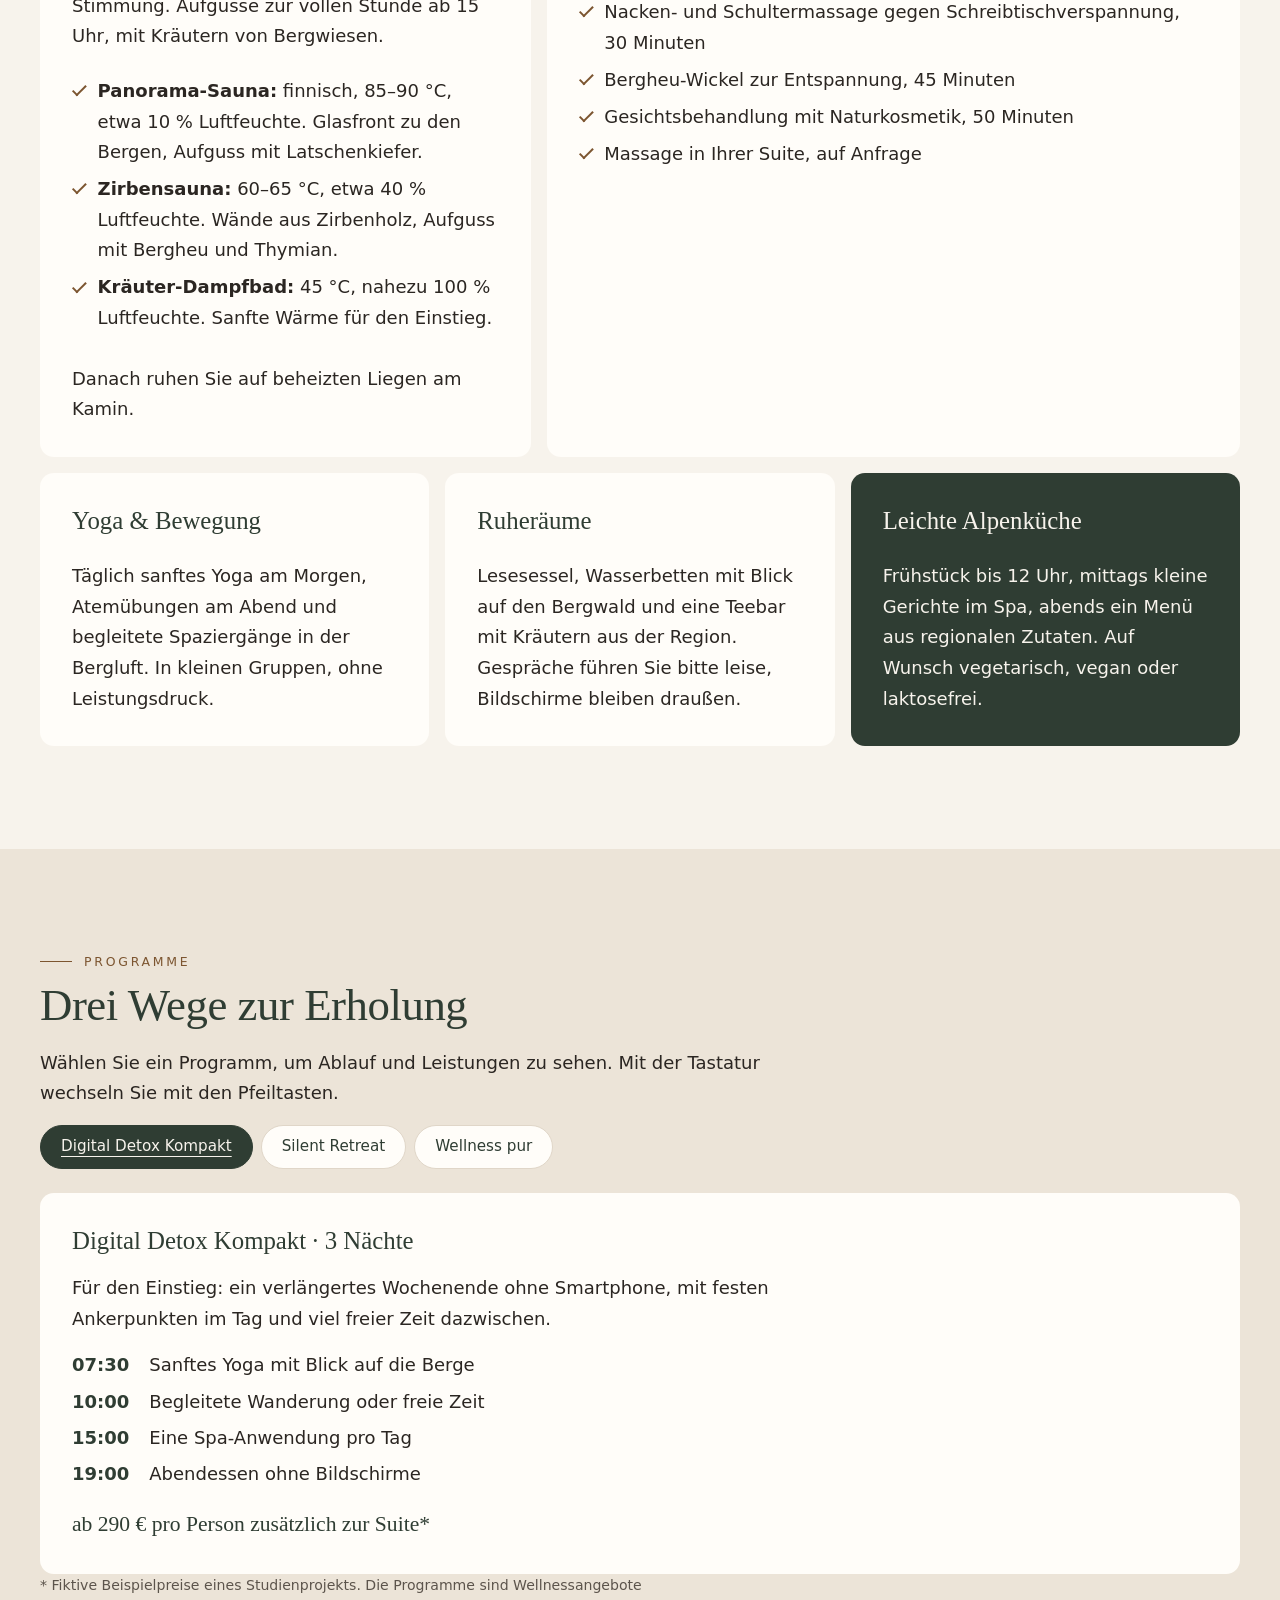
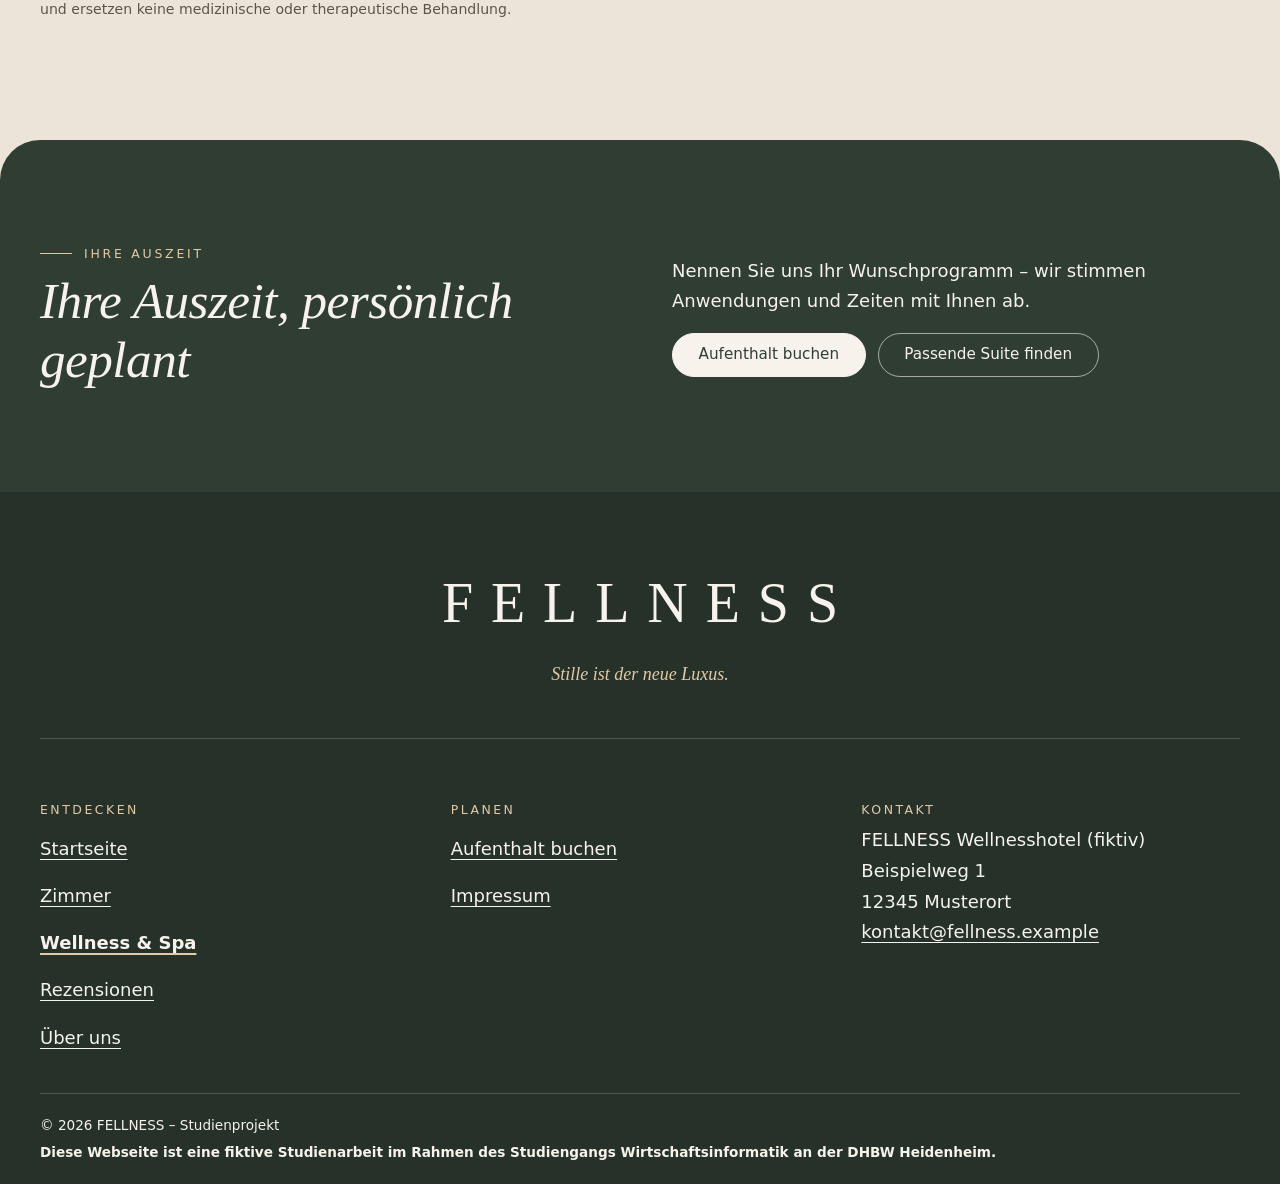
<file: wellness.html>
<!DOCTYPE html>
<html lang="de">
<head>
  <meta charset="UTF-8">
  <meta name="viewport" content="width=device-width, initial-scale=1">
  <title>Wellness – Fellness</title>
  <link rel="stylesheet" href="css/style.css">
</head>
<body>

  <!-- Dark Mode ohne JavaScript: Checkbox steht VOR .site-wrapper -->
  <input type="checkbox" id="darkmode-toggle" class="visually-hidden">
  <div class="site-wrapper">
    <a class="skip-link" href="#main">Zum Inhalt springen</a>

    <header class="site-header">
      <div class="container header-inner">
        <label class="darkmode-label" for="darkmode-toggle"><span class="visually-hidden">Dunkles Design ein- oder ausschalten</span></label>
        <a class="brand" href="index.html">
          <span class="brand-name">FELLNESS</span>
          <span class="brand-place">Wellnesshotel · Alpen</span>
        </a>
        <!-- Mobiles Menü: Checkbox + Label -->
        <input type="checkbox" id="nav-toggle" class="nav-toggle visually-hidden">
        <label class="nav-burger" for="nav-toggle">Menü</label>
        <nav class="site-nav" aria-label="Hauptnavigation">
          <ul>
            <li><a href="zimmer.html">Zimmer</a></li>
            <li><a href="wellness.html" aria-current="page">Wellness</a></li>
            <li><a href="rezensionen.html">Rezensionen</a></li>
            <li><a href="ueber-uns.html">Über uns</a></li>
            <li><a class="btn" href="buchung.html">Jetzt buchen</a></li>
          </ul>
        </nav>
      </div>
    </header>

    <main id="main">

      <section class="hero hero--compact" aria-labelledby="seiten-titel">
        <div class="container container--narrow">
          <p class="eyebrow">Wellness &amp; Spa</p>
          <h1 id="seiten-titel">Wellness, die Sie nicht planen müssen</h1>
          <p class="lead">1.800 Quadratmeter für Wärme, Wasser und Ruhe – ohne Bildschirme und ohne Terminkalender. Wählen Sie frei aus unseren Angeboten oder lassen Sie sich von einem Programm durch die Tage tragen.</p>
          <p class="note">Flächen, Öffnungszeiten und Preise sind fiktive Angaben eines Studienprojekts.</p>
        </div>
      </section>

      <section class="section" aria-labelledby="spa-titel">
        <div class="container">
          <h2 id="spa-titel" class="visually-hidden">Bereiche des Spas</h2>
          <div class="bento">
            <article class="bento__item bento__item--8" aria-labelledby="b-pool">
              <img class="media" src="images/spa-pool.webp" alt="Innenpool mit Holzdecke, Liegen und Glasfront zu verschneiten Bergen" width="1200" height="800" loading="lazy">
              <h3 id="b-pool">Infinity-Pool und Durchschwimmkanal</h3>
              <p>Ein 20 Meter langes Becken mit 30 °C Wassertemperatur und raumhohen Fenstern zu den Bergen. Durch einen Kanal schwimmen Sie vom Innenbecken direkt in den beheizten Außenpool.</p>
              <a class="link-more" href="wellness-detail.html">Infinity-Pool ansehen</a>
            </article>
            <article class="bento__item bento__item--4 bento__item--accent" aria-labelledby="b-zeiten">
              <h3 id="b-zeiten">Öffnungszeiten</h3>
              <dl class="schedule">
                <dt>Pool</dt><dd>7 – 21 Uhr</dd>
                <dt>Saunen</dt><dd>14 – 21 Uhr</dd>
                <dt>Anwendungen</dt><dd>9 – 20 Uhr</dd>
                <dt>Ruhebereich</dt><dd>ganztägig</dd>
              </dl>
              <p class="note">Bitte reservieren Sie Anwendungen im Voraus.</p>
            </article>
            <article class="bento__item bento__item--5" aria-labelledby="b-sauna">
              <h3 id="b-sauna">Saunawelt</h3>
              <p>Drei Wärmeräume, jeder für eine andere Stimmung. Aufgüsse zur vollen Stunde ab 15 Uhr, mit Kräutern von Bergwiesen.</p>
              <ul class="check-list">
                <li><strong>Panorama-Sauna:</strong> finnisch, 85–90 °C, etwa 10 % Luftfeuchte. Glasfront zu den Bergen, Aufguss mit Latschenkiefer.</li>
                <li><strong>Zirbensauna:</strong> 60–65 °C, etwa 40 % Luftfeuchte. Wände aus Zirbenholz, Aufguss mit Bergheu und Thymian.</li>
                <li><strong>Kräuter-Dampfbad:</strong> 45 °C, nahezu 100 % Luftfeuchte. Sanfte Wärme für den Einstieg.</li>
              </ul>
              <p>Danach ruhen Sie auf beheizten Liegen am Kamin.</p>
            </article>
            <article class="bento__item bento__item--7" aria-labelledby="b-anw">
              <h3 id="b-anw">Anwendungen</h3>
              <ul class="check-list">
                <li>Alpine Ganzkörpermassage mit Arnika, 60 Minuten</li>
                <li>Nacken- und Schultermassage gegen Schreibtischverspannung, 30 Minuten</li>
                <li>Bergheu-Wickel zur Entspannung, 45 Minuten</li>
                <li>Gesichtsbehandlung mit Naturkosmetik, 50 Minuten</li>
                <li>Massage in Ihrer Suite, auf Anfrage</li>
              </ul>
            </article>
            <article class="bento__item bento__item--4" aria-labelledby="b-yoga">
              <h3 id="b-yoga">Yoga &amp; Bewegung</h3>
              <p>Täglich sanftes Yoga am Morgen, Atemübungen am Abend und begleitete Spaziergänge in der Bergluft. In kleinen Gruppen, ohne Leistungsdruck.</p>
            </article>
            <article class="bento__item bento__item--4" aria-labelledby="b-ruhe">
              <h3 id="b-ruhe">Ruheräume</h3>
              <p>Lesesessel, Wasserbetten mit Blick auf den Bergwald und eine Teebar mit Kräutern aus der Region. Gespräche führen Sie bitte leise, Bildschirme bleiben draußen.</p>
            </article>
            <article class="bento__item bento__item--4 bento__item--dark" aria-labelledby="b-kueche">
              <h3 id="b-kueche">Leichte Alpenküche</h3>
              <p>Frühstück bis 12 Uhr, mittags kleine Gerichte im Spa, abends ein Menü aus regionalen Zutaten. Auf Wunsch vegetarisch, vegan oder laktosefrei.</p>
            </article>
          </div>
        </div>
      </section>

      <section class="section section--surface" aria-labelledby="programme-titel">
        <div class="container">
          <p class="eyebrow">Programme</p>
          <h2 id="programme-titel">Drei Wege zur Erholung</h2>
          <p>Wählen Sie ein Programm, um Ablauf und Leistungen zu sehen. Mit der Tastatur wechseln Sie mit den Pfeiltasten.</p>
          <!-- Programm-Auswahl ohne JavaScript: Radio-Buttons + Labels + Panels.
               Die IDs (p-detox, p-silent, p-wellness, panel-…) werden vom CSS verwendet. -->
          <div class="programs" role="radiogroup" aria-labelledby="programme-titel">
            <input type="radio" name="programm" id="p-detox" class="programs__input visually-hidden" checked>
            <label class="programs__label" for="p-detox">Digital Detox Kompakt</label>
            <input type="radio" name="programm" id="p-silent" class="programs__input visually-hidden">
            <label class="programs__label" for="p-silent">Silent Retreat</label>
            <input type="radio" name="programm" id="p-wellness" class="programs__input visually-hidden">
            <label class="programs__label" for="p-wellness">Wellness pur</label>

            <div class="programs__panel" id="panel-detox">
              <h3>Digital Detox Kompakt · 3 Nächte</h3>
              <p>Für den Einstieg: ein verlängertes Wochenende ohne Smartphone, mit festen Ankerpunkten im Tag und viel freier Zeit dazwischen.</p>
              <dl class="schedule">
                <dt>07:30</dt><dd>Sanftes Yoga mit Blick auf die Berge</dd>
                <dt>10:00</dt><dd>Begleitete Wanderung oder freie Zeit</dd>
                <dt>15:00</dt><dd>Eine Spa-Anwendung pro Tag</dd>
                <dt>19:00</dt><dd>Abendessen ohne Bildschirme</dd>
              </dl>
              <p class="price">ab 290 € pro Person zusätzlich zur Suite*</p>
            </div>
            <div class="programs__panel" id="panel-silent">
              <h3>Silent Retreat · 5 Nächte</h3>
              <p>Für alle, die tiefer gehen möchten: Tage in weitgehendem Schweigen, begleitet von einer erfahrenen Retreat-Leitung, mit Meditation, Bewegung und Naturerlebnis.</p>
              <dl class="schedule">
                <dt>07:00</dt><dd>Stille Meditation</dd>
                <dt>09:30</dt><dd>Achtsames Gehen durch den Bergwald</dd>
                <dt>14:00</dt><dd>Freie Zeit im Spa</dd>
                <dt>18:30</dt><dd>Gemeinsames Abendessen in Stille</dd>
              </dl>
              <p class="price">ab 640 € pro Person zusätzlich zur Suite*</p>
            </div>
            <div class="programs__panel" id="panel-wellness">
              <h3>Wellness pur · ab 2 Nächten</h3>
              <p>Für alle, die einfach genießen möchten: ein Programm ohne feste Zeiten, mit Anwendungen nach Wahl und einem persönlichen Gespräch zu Beginn.</p>
              <ul class="check-list">
                <li>Persönliches Erstgespräch mit dem Spa-Team</li>
                <li>Zwei Anwendungen nach Wahl pro Aufenthalt</li>
                <li>Täglich frische Säfte und Tees an der Spa-Bar</li>
              </ul>
              <p class="price">ab 180 € pro Person zusätzlich zur Suite*</p>
            </div>
          </div>
          <p class="note">* Fiktive Beispielpreise eines Studienprojekts. Die Programme sind Wellnessangebote und ersetzen keine medizinische oder therapeutische Behandlung.</p>
        </div>
      </section>

      <section class="section section--dark cta-band" aria-labelledby="cta-titel">
        <div class="container cta-band__grid">
          <div>
            <p class="eyebrow">Ihre Auszeit</p>
            <h2 id="cta-titel">Ihre Auszeit, persönlich geplant</h2>
          </div>
          <div>
            <p>Nennen Sie uns Ihr Wunschprogramm – wir stimmen Anwendungen und Zeiten mit Ihnen ab.</p>
            <div class="btn-row">
              <a class="btn" href="buchung.html">Aufenthalt buchen</a>
              <a class="btn btn--outline" href="zimmer.html">Passende Suite finden</a>
            </div>
          </div>
        </div>
      </section>
    </main>

    <footer class="site-footer">
      <div class="container">
        <div class="footer-head">
          <p class="footer-brand">FELLNESS</p>
          <p class="footer-claim">Stille ist der neue Luxus.</p>
        </div>
        <div class="footer-grid">
          <nav aria-labelledby="footer-entdecken">
            <h2 class="footer-title" id="footer-entdecken">Entdecken</h2>
            <ul>
              <li><a href="index.html">Startseite</a></li>
              <li><a href="zimmer.html">Zimmer</a></li>
              <li><a href="wellness.html" aria-current="page">Wellness &amp; Spa</a></li>
              <li><a href="rezensionen.html">Rezensionen</a></li>
              <li><a href="ueber-uns.html">Über uns</a></li>
            </ul>
          </nav>
          <nav aria-labelledby="footer-planen">
            <h2 class="footer-title" id="footer-planen">Planen</h2>
            <ul>
              <li><a href="buchung.html">Aufenthalt buchen</a></li>
              <li><a href="impressum.html">Impressum</a></li>
            </ul>
          </nav>
          <div>
            <h2 class="footer-title">Kontakt</h2>
            <address>
              FELLNESS Wellnesshotel (fiktiv)<br>
              Beispielweg 1<br>
              12345 Musterort<br>
              <a href="mailto:kontakt@fellness.example">kontakt@fellness.example</a>
            </address>
          </div>
        </div>
        <div class="footer-bottom">
          <p>© 2026 FELLNESS – Studienprojekt</p>
          <p class="dhbw-disclaimer">Diese Webseite ist eine fiktive Studienarbeit im Rahmen des Studiengangs Wirtschaftsinformatik an der DHBW Heidenheim.</p>
        </div>
      </div>
    </footer>
  </div>
</body>
</html>
</file>
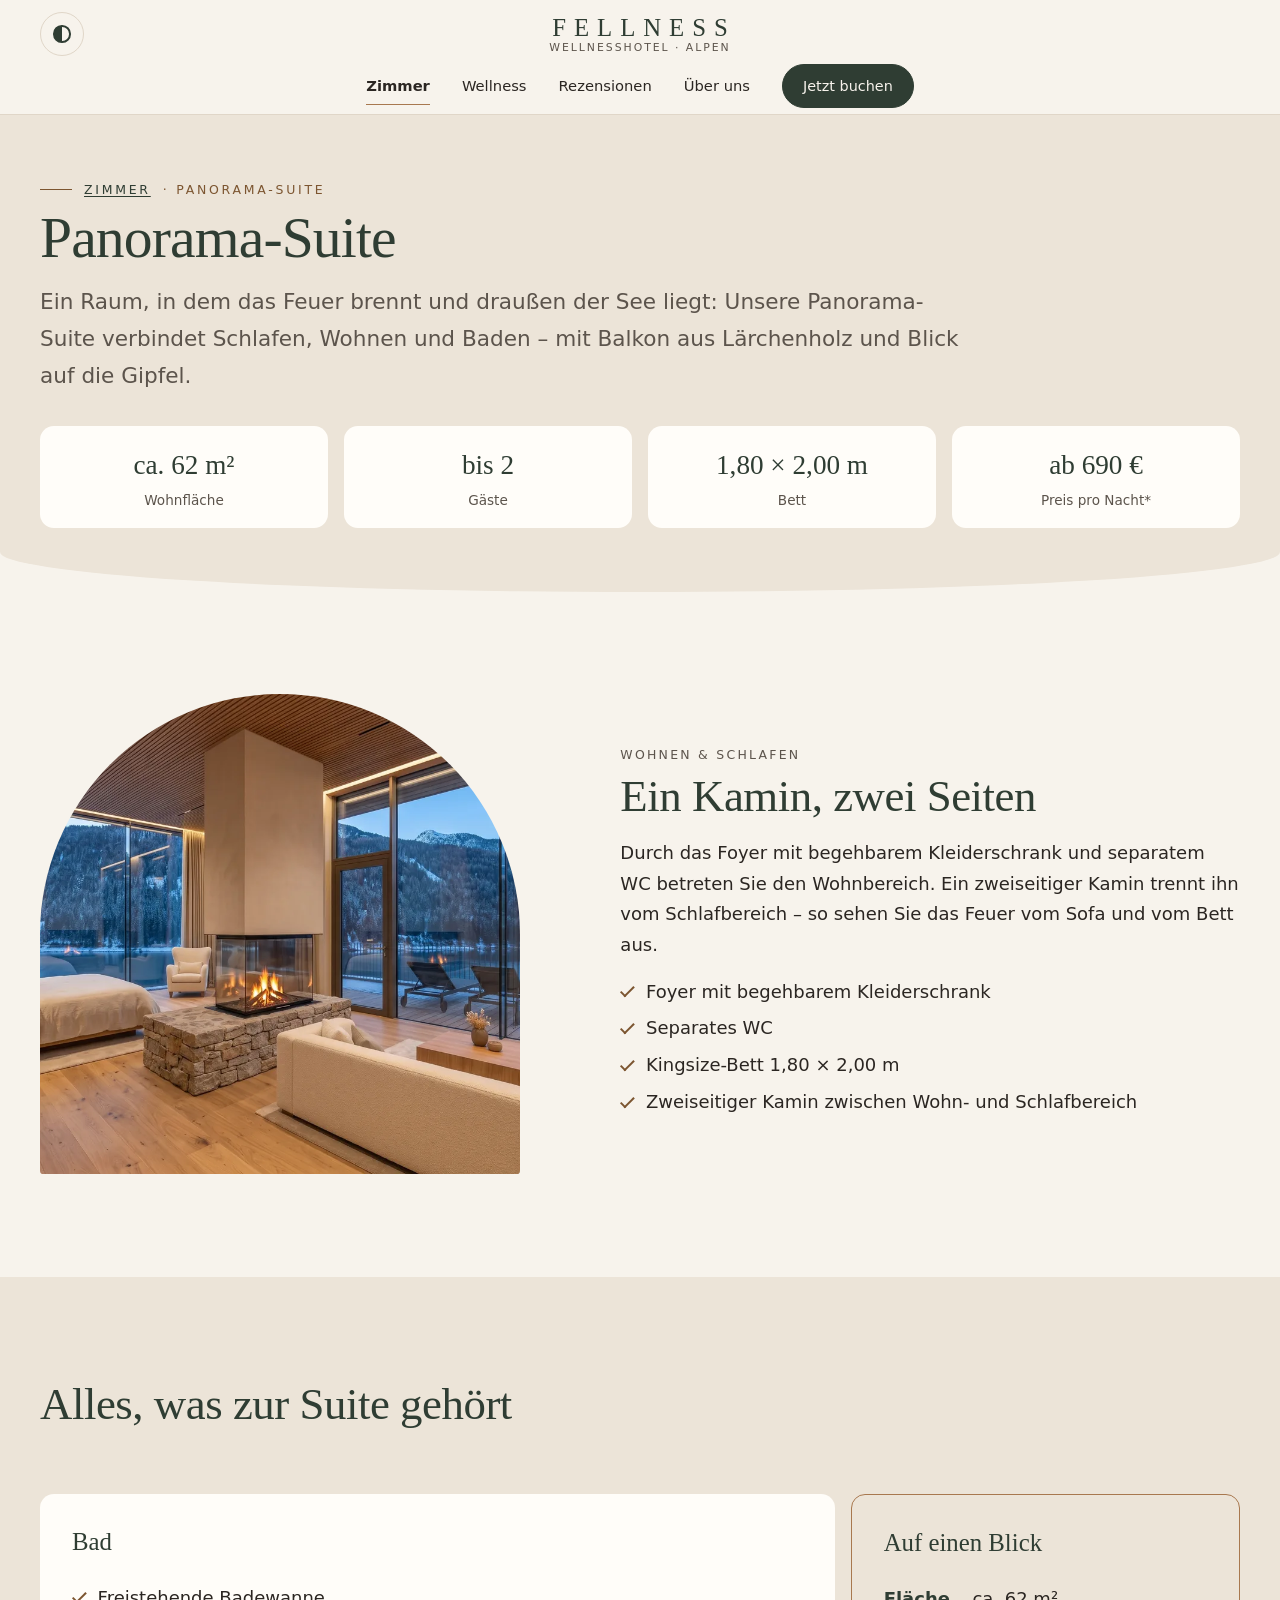
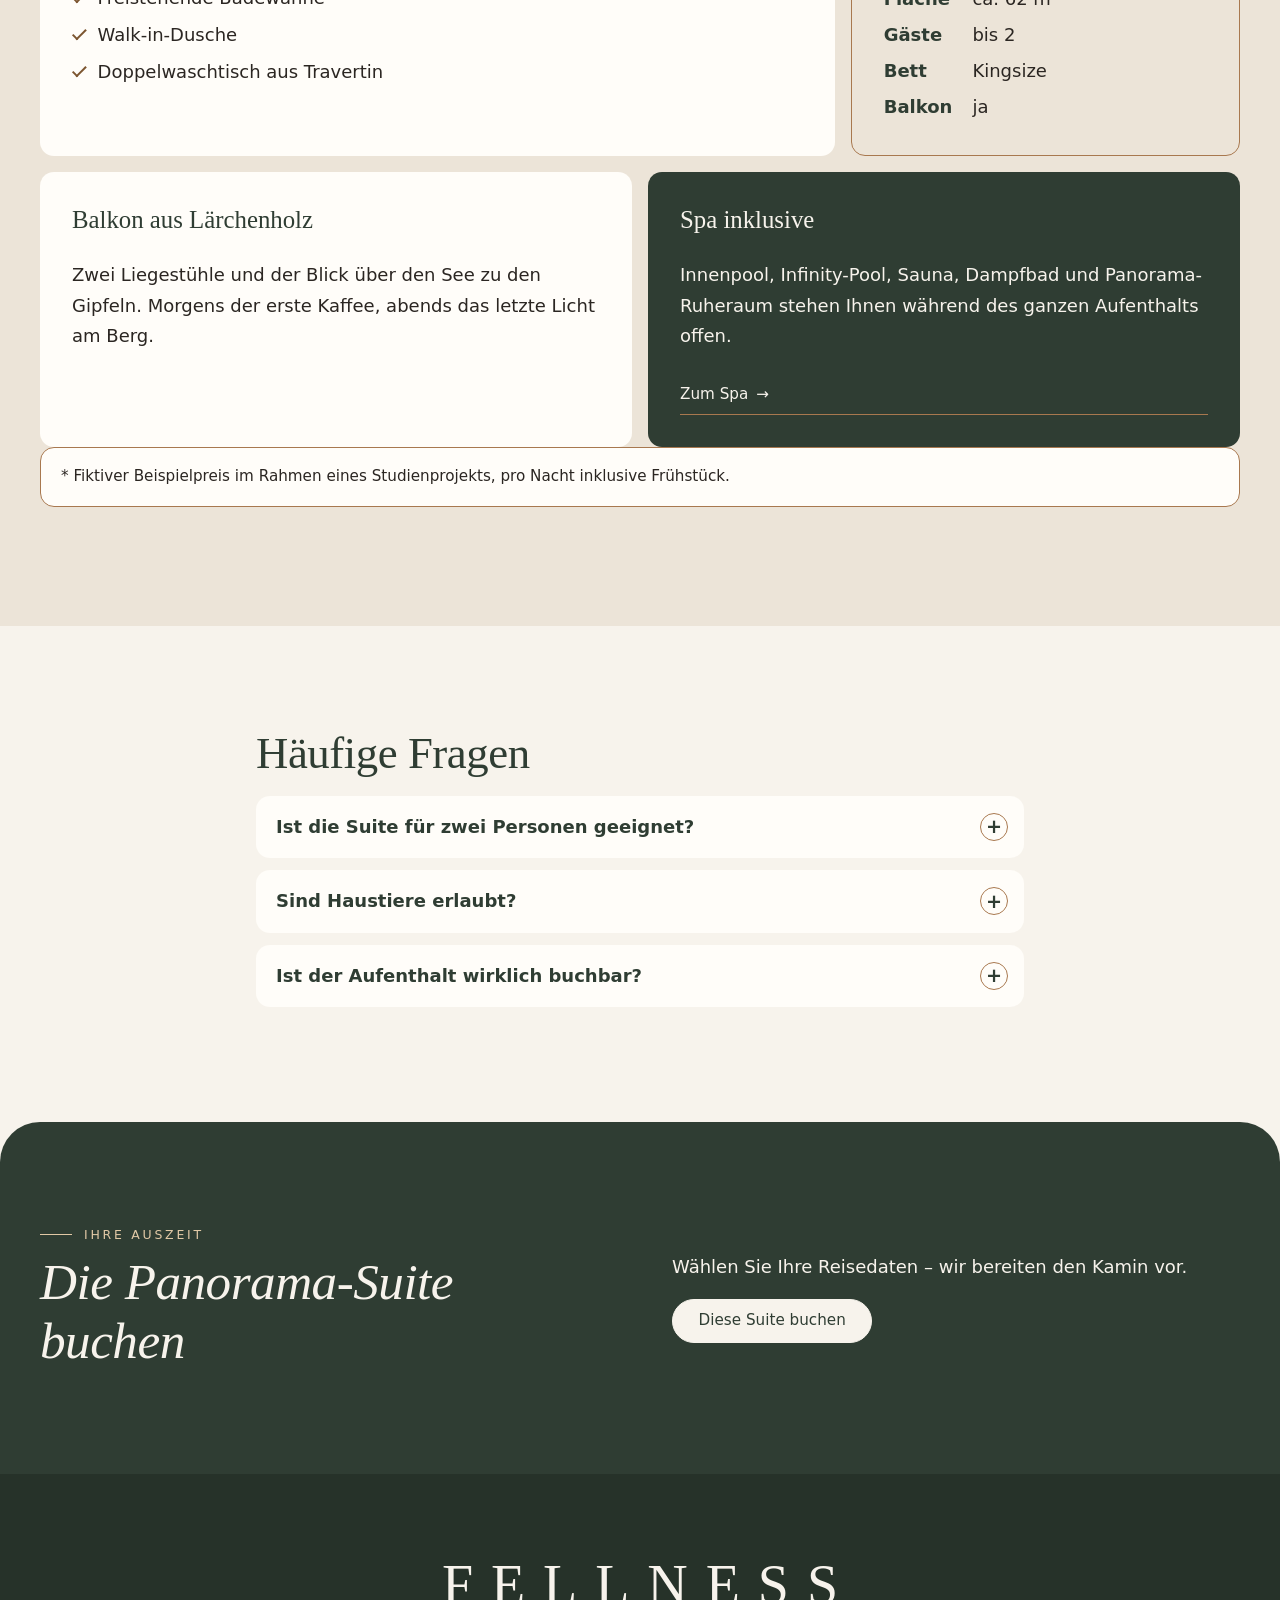
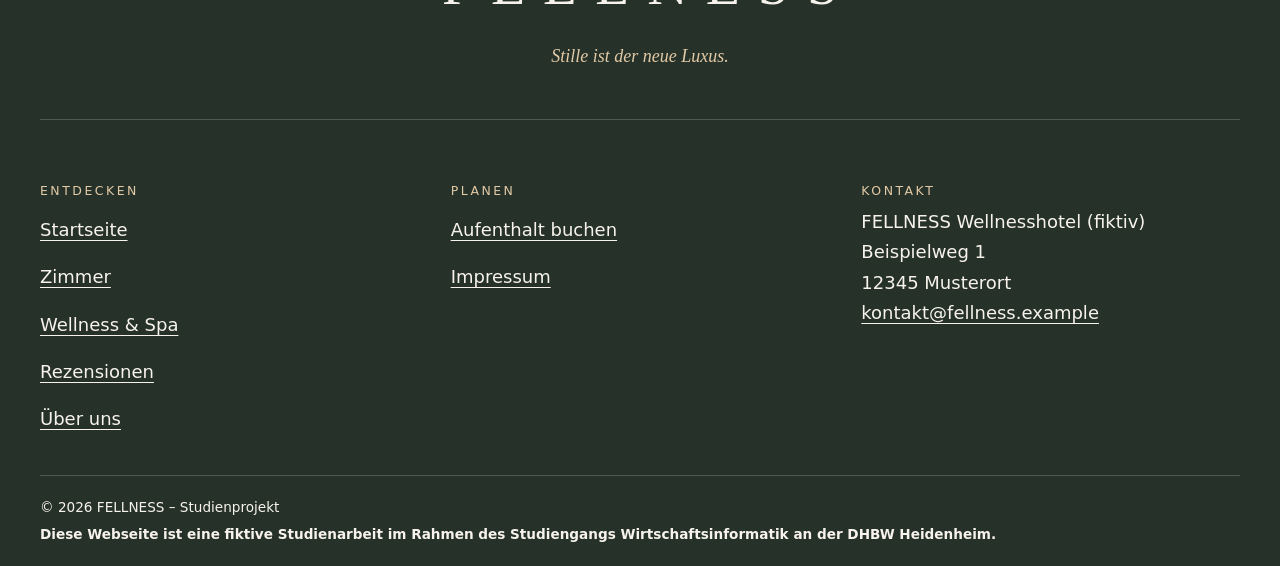
<file: zimmer-detail.html>
<!DOCTYPE html>
<html lang="de">
<head>
  <meta charset="UTF-8">
  <meta name="viewport" content="width=device-width, initial-scale=1">
  <title>Panorama-Suite – Fellness</title>
  <link rel="stylesheet" href="css/style.css">
</head>
<body>
  <input type="checkbox" id="darkmode-toggle" class="visually-hidden">
  <div class="site-wrapper">
    <a class="skip-link" href="#main">Zum Inhalt springen</a>

    <header class="site-header">
      <div class="container header-inner">
        <label class="darkmode-label" for="darkmode-toggle"><span class="visually-hidden">Dunkles Design ein- oder ausschalten</span></label>
        <a class="brand" href="index.html">
          <span class="brand-name">FELLNESS</span>
          <span class="brand-place">Wellnesshotel · Alpen</span>
        </a>
        <input type="checkbox" id="nav-toggle" class="nav-toggle visually-hidden">
        <label class="nav-burger" for="nav-toggle">Menü</label>
        <nav class="site-nav" aria-label="Hauptnavigation">
          <ul>
            <li><a href="zimmer.html" aria-current="page">Zimmer</a></li>
            <li><a href="wellness.html">Wellness</a></li>
            <li><a href="rezensionen.html">Rezensionen</a></li>
            <li><a href="ueber-uns.html">Über uns</a></li>
            <li><a class="btn" href="buchung.html">Jetzt buchen</a></li>
          </ul>
        </nav>
      </div>
    </header>

<main id="main">

      <section class="hero hero--compact" aria-labelledby="seiten-titel">
        <div class="container">
          <p class="eyebrow"><a href="zimmer.html">Zimmer</a> · Panorama-Suite</p>
          <h1 id="seiten-titel">Panorama-Suite</h1>
          <p class="lead">Ein Raum, in dem das Feuer brennt und draußen der See liegt: Unsere Panorama-Suite verbindet Schlafen, Wohnen und Baden – mit Balkon aus Lärchenholz und Blick auf die Gipfel.</p>
          <dl class="kpi-list">
            <div><dt>Wohnfläche</dt><dd>ca. 62 m²</dd></div>
            <div><dt>Gäste</dt><dd>bis 2</dd></div>
            <div><dt>Bett</dt><dd>1,80 × 2,00 m</dd></div>
            <div><dt>Preis pro Nacht*</dt><dd>ab 690 €</dd></div>
          </dl>
        </div>
      </section>

      <!-- Layout C: großes Bild im Rundbogen neben Beschreibung -->
      <section class="section" aria-labelledby="raum-titel">
        <div class="container">
          <article class="suite-row">
            <div class="suite-row__media">
              <img class="arch" src="images/zimmer-panorama-suite.webp" alt="Panorama-Suite mit zweiseitigem Kamin zwischen Schlaf- und Wohnbereich und Balkon zum See" width="1200" height="800" loading="lazy">
            </div>
            <div class="suite-row__body">
              <p class="kicker">Wohnen &amp; Schlafen</p>
              <h2 id="raum-titel">Ein Kamin, zwei Seiten</h2>
              <p>Durch das Foyer mit begehbarem Kleiderschrank und separatem WC betreten Sie den Wohnbereich. Ein zweiseitiger Kamin trennt ihn vom Schlafbereich – so sehen Sie das Feuer vom Sofa und vom Bett aus.</p>
              <ul class="check-list">
                <li>Foyer mit begehbarem Kleiderschrank</li>
                <li>Separates WC</li>
                <li>Kingsize-Bett 1,80 × 2,00 m</li>
                <li>Zweiseitiger Kamin zwischen Wohn- und Schlafbereich</li>
              </ul>
            </div>
          </article>
        </div>
      </section>

      <!-- Bento-Raster: unterschiedlich große Kacheln -->
      <section class="section section--surface" aria-labelledby="ausstattung-titel">
        <div class="container">
          <h2 id="ausstattung-titel" class="section-head">Alles, was zur Suite gehört</h2>
          <div class="bento">
            <article class="bento__item bento__item--8" aria-labelledby="b-bad">
              <h3 id="b-bad">Bad</h3>
              <ul class="check-list">
                <li>Freistehende Badewanne</li>
                <li>Walk-in-Dusche</li>
                <li>Doppelwaschtisch aus Travertin</li>
              </ul>
            </article>
            <article class="bento__item bento__item--4 bento__item--accent" aria-labelledby="b-blick">
              <h3 id="b-blick">Auf einen Blick</h3>
              <dl class="schedule">
                <dt>Fläche</dt><dd>ca. 62 m²</dd>
                <dt>Gäste</dt><dd>bis 2</dd>
                <dt>Bett</dt><dd>Kingsize</dd>
                <dt>Balkon</dt><dd>ja</dd>
              </dl>
            </article>
            <article class="bento__item bento__item--6" aria-labelledby="b-balkon">
              <h3 id="b-balkon">Balkon aus Lärchenholz</h3>
              <p>Zwei Liegestühle und der Blick über den See zu den Gipfeln. Morgens der erste Kaffee, abends das letzte Licht am Berg.</p>
            </article>
            <article class="bento__item bento__item--6 bento__item--dark" aria-labelledby="b-spa">
              <h3 id="b-spa">Spa inklusive</h3>
              <p>Innenpool, Infinity-Pool, Sauna, Dampfbad und Panorama-Ruheraum stehen Ihnen während des ganzen Aufenthalts offen.</p>
              <a class="link-more" href="wellness.html">Zum Spa</a>
            </article>
          </div>
          <p class="notice">* Fiktiver Beispielpreis im Rahmen eines Studienprojekts, pro Nacht inklusive Frühstück.</p>
        </div>
      </section>

      <!-- Häufige Fragen: aufklappen ohne JavaScript -->
      <section class="section faq" aria-labelledby="faq-titel">
        <div class="container container--narrow">
          <h2 id="faq-titel">Häufige Fragen</h2>
          <details>
            <summary>Ist die Suite für zwei Personen geeignet?</summary>
            <p>Ja. Die Panorama-Suite ist für bis zu zwei Gäste ausgelegt. Für Alleinreisende gibt es zusätzlich unser <a href="zimmer.html#einzelzimmer">Einzelzimmer</a>.</p>
          </details>
          <details>
            <summary>Sind Haustiere erlaubt?</summary>
            <p>Nein. Aus Rücksicht auf die Ruhe aller Gäste nehmen wir keine Haustiere auf.</p>
          </details>
          <details>
            <summary>Ist der Aufenthalt wirklich buchbar?</summary>
            <p>Nein. FELLNESS ist ein fiktives Hotel im Rahmen eines Studienprojekts der DHBW Heidenheim. Das Buchungsformular dient nur der Demonstration.</p>
          </details>
        </div>
      </section>

      <!-- Abschluss-Band -->
      <section class="section section--dark cta-band" aria-labelledby="cta-titel">
        <div class="container cta-band__grid">
          <div>
            <p class="eyebrow">Ihre Auszeit</p>
            <h2 id="cta-titel">Die Panorama-Suite buchen</h2>
          </div>
          <div>
            <p>Wählen Sie Ihre Reisedaten – wir bereiten den Kamin vor.</p>
            <div class="btn-row">
              <a class="btn" href="buchung.html">Diese Suite buchen</a>
            </div>
          </div>
        </div>
      </section>
    </main>

    <footer class="site-footer">
      <div class="container">
        <div class="footer-head">
          <p class="footer-brand">FELLNESS</p>
          <p class="footer-claim">Stille ist der neue Luxus.</p>
        </div>
        <div class="footer-grid">
          <nav aria-labelledby="footer-entdecken">
            <h2 class="footer-title" id="footer-entdecken">Entdecken</h2>
            <ul>
              <li><a href="index.html">Startseite</a></li>
              <li><a href="zimmer.html">Zimmer</a></li>
              <li><a href="wellness.html">Wellness &amp; Spa</a></li>
              <li><a href="rezensionen.html">Rezensionen</a></li>
              <li><a href="ueber-uns.html">Über uns</a></li>
            </ul>
          </nav>
          <nav aria-labelledby="footer-planen">
            <h2 class="footer-title" id="footer-planen">Planen</h2>
            <ul>
              <li><a href="buchung.html">Aufenthalt buchen</a></li>
              <li><a href="impressum.html">Impressum</a></li>
            </ul>
          </nav>
          <div>
            <h2 class="footer-title">Kontakt</h2>
            <address>
              FELLNESS Wellnesshotel (fiktiv)<br>
              Beispielweg 1<br>
              12345 Musterort<br>
              <a href="mailto:kontakt@fellness.example">kontakt@fellness.example</a>
            </address>
          </div>
        </div>
        <div class="footer-bottom">
          <p>© 2026 FELLNESS – Studienprojekt</p>
          <p class="dhbw-disclaimer">Diese Webseite ist eine fiktive Studienarbeit im Rahmen des Studiengangs Wirtschaftsinformatik an der DHBW Heidenheim.</p>
        </div>
      </div>
    </footer>
  </div>
</body>
</html>
</file>
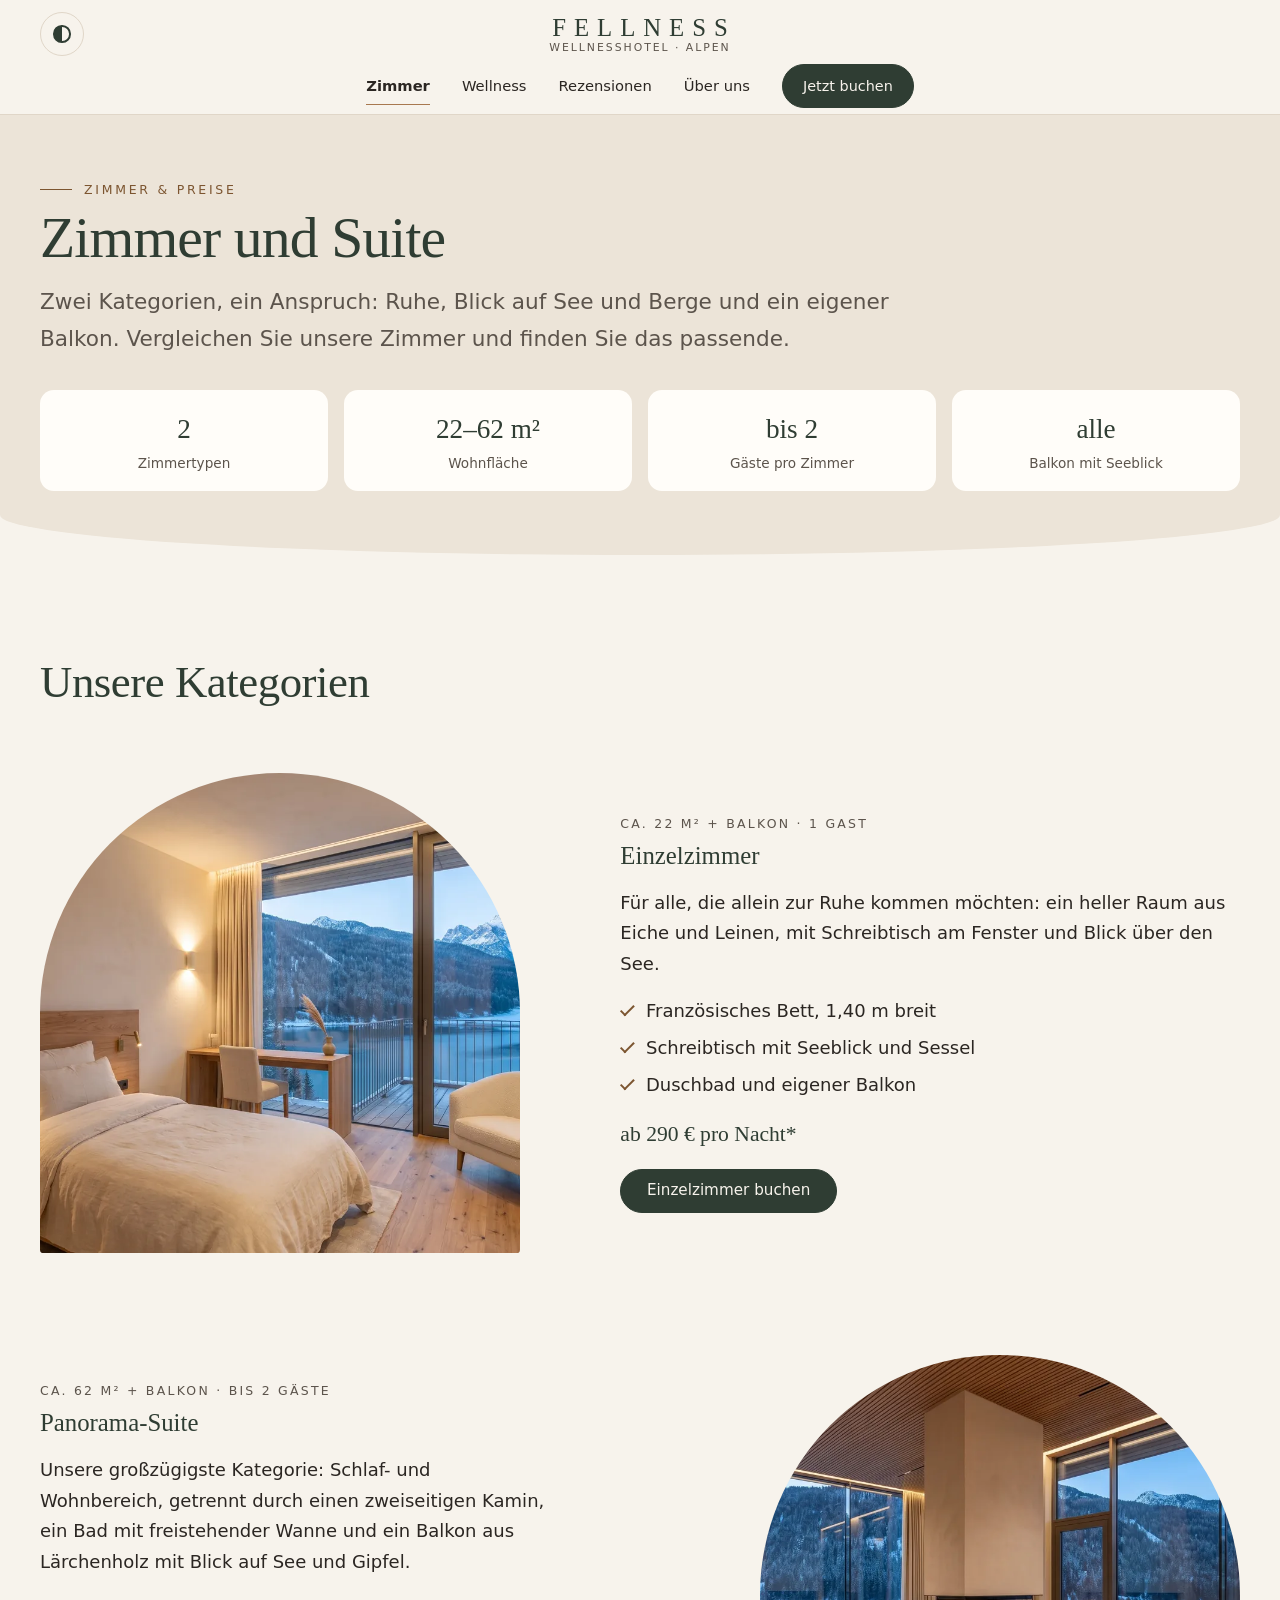
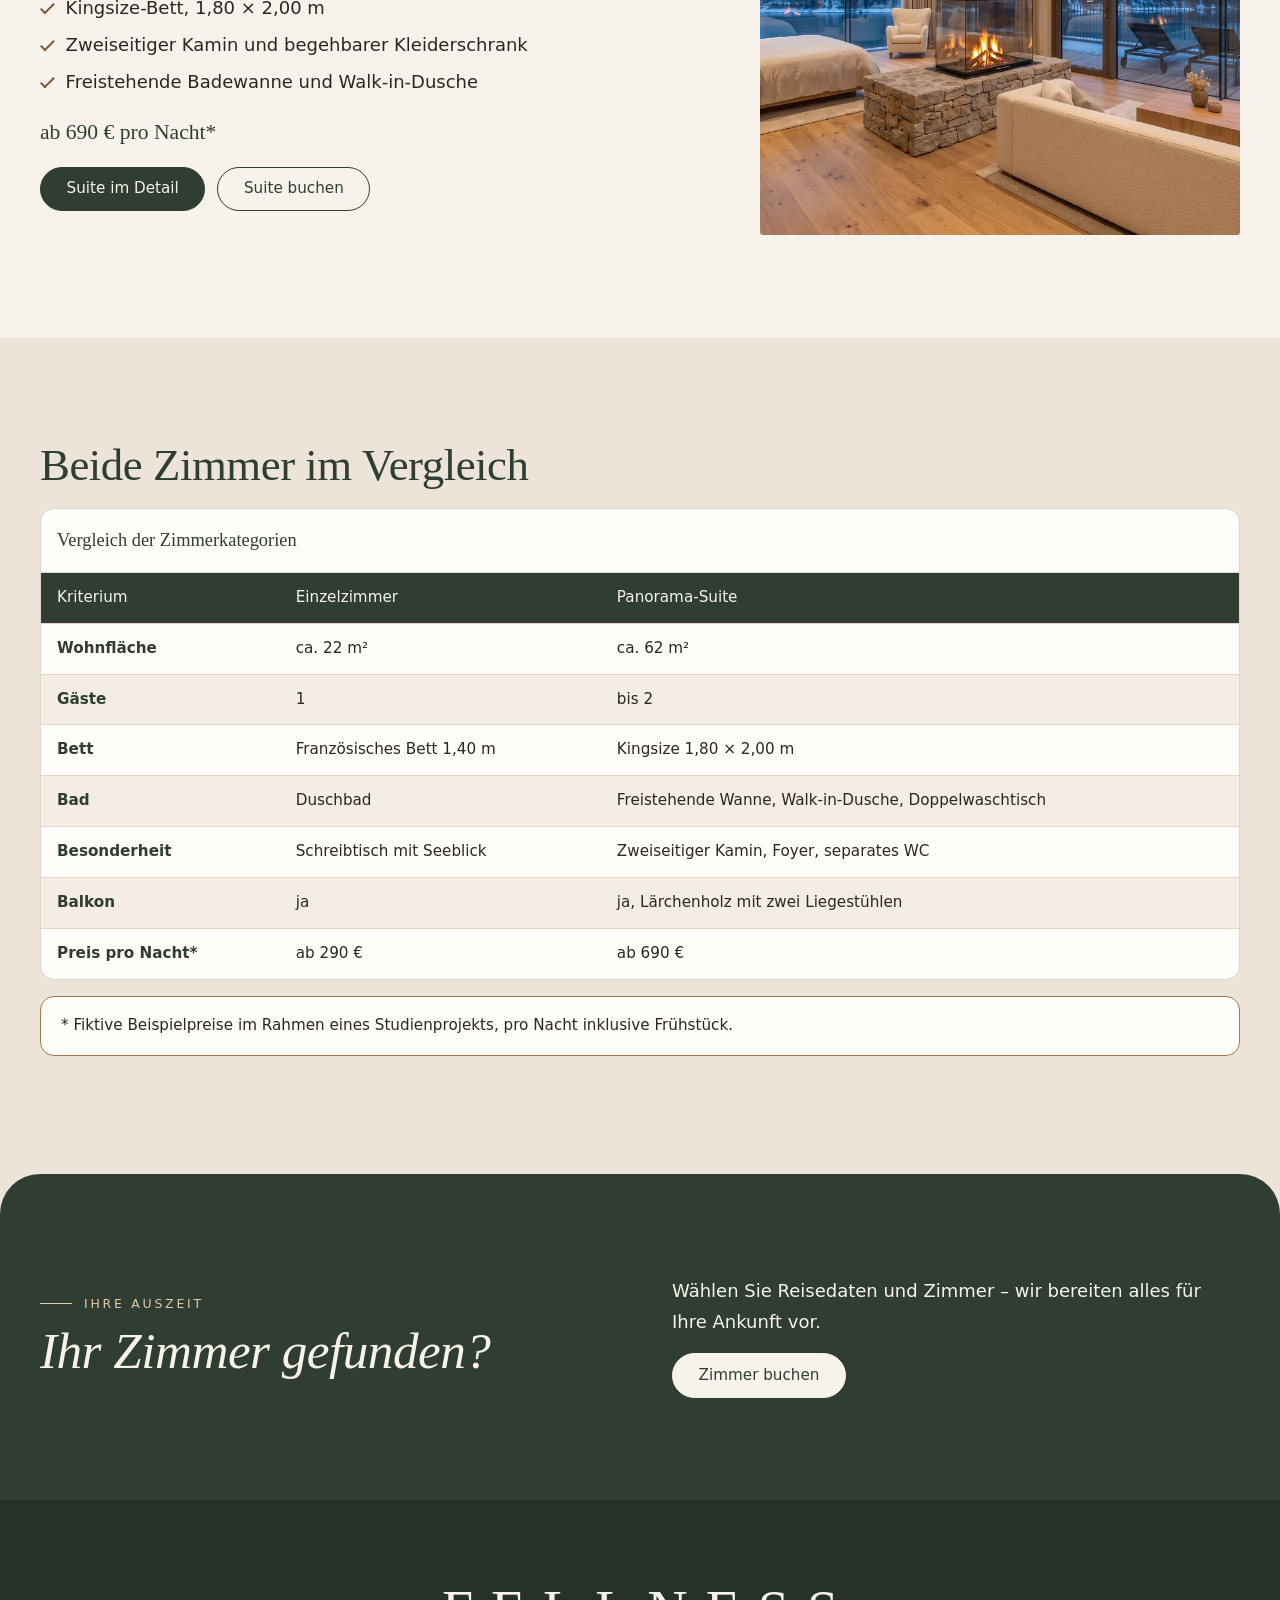
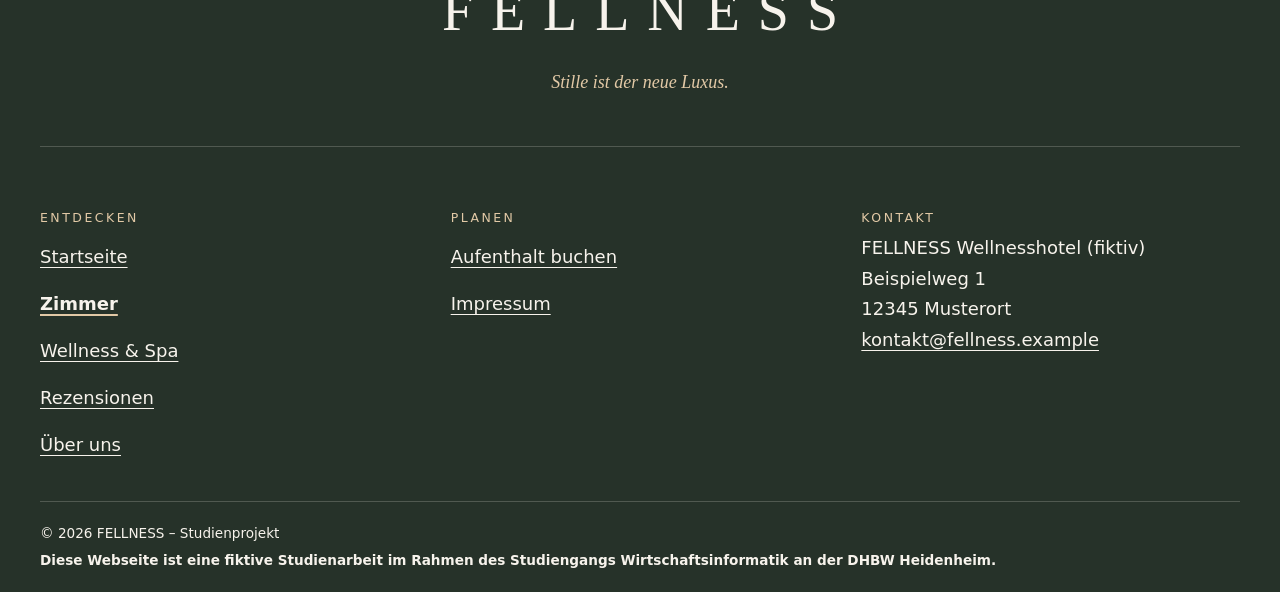
<file: zimmer.html>
<!DOCTYPE html>
<html lang="de">
<head>
  <meta charset="UTF-8">
  <meta name="viewport" content="width=device-width, initial-scale=1">
  <title>Zimmer – Fellness</title>
  <link rel="stylesheet" href="css/style.css">
</head>
<body>



  <input type="checkbox" id="darkmode-toggle" class="visually-hidden">
  <div class="site-wrapper">
    <a class="skip-link" href="#main">Zum Inhalt springen</a>

    <header class="site-header">
      <div class="container header-inner">
        <label class="darkmode-label" for="darkmode-toggle"><span class="visually-hidden">Dunkles Design ein- oder ausschalten</span></label>
        <a class="brand" href="index.html">
          <span class="brand-name">FELLNESS</span>
          <span class="brand-place">Wellnesshotel · Alpen</span>
        </a>
        <input type="checkbox" id="nav-toggle" class="nav-toggle visually-hidden">
        <label class="nav-burger" for="nav-toggle">Menü</label>
        <nav class="site-nav" aria-label="Hauptnavigation">
          <ul>
                          <li><a href="zimmer.html" aria-current="page">Zimmer</a></li>
            <li><a href="wellness.html">Wellness</a></li>
            <li><a href="rezensionen.html">Rezensionen</a></li>
            <li><a href="ueber-uns.html">Über uns</a></li>
            <li><a class="btn" href="buchung.html">Jetzt buchen</a></li>
          </ul>
        </nav>
      </div>
    </header>

  
  
    <main id="main">

      <section class="hero hero--compact" aria-labelledby="seiten-titel">
        <div class="container">
          <p class="eyebrow">Zimmer &amp; Preise</p>
          <h1 id="seiten-titel">Zimmer und Suite</h1>
          <p class="lead">Zwei Kategorien, ein Anspruch: Ruhe, Blick auf See und Berge und ein eigener Balkon. Vergleichen Sie unsere Zimmer und finden Sie das passende.</p>
          <dl class="kpi-list">
            <div><dt>Zimmertypen</dt><dd>2</dd></div>
            <div><dt>Wohnfläche</dt><dd>22–62 m²</dd></div>
            <div><dt>Gäste pro Zimmer</dt><dd>bis 2</dd></div>
            <div><dt>Balkon mit Seeblick</dt><dd>alle</dd></div>
          </dl>
        </div>
      </section>

      <!-- Layout B: große Zeilen im Zickzack, darunter die Vergleichstabelle -->
      <section class="section" aria-labelledby="kategorien-titel">
        <div class="container">
          <h2 id="kategorien-titel" class="section-head">Unsere Kategorien</h2>
          <div class="suite-rows">
            <article class="suite-row" id="einzelzimmer" aria-labelledby="einzelzimmer-titel">
              <div class="suite-row__media">
                <img class="arch" src="images/zimmer-einzelzimmer.webp" alt="Einzelzimmer mit französischem Bett, Schreibtisch am Fenster, Sessel und Balkon über dem Bergsee" width="1200" height="800" loading="lazy">
              </div>
              <div class="suite-row__body">
                <p class="kicker">ca. 22 m² + Balkon · 1 Gast</p>
                <h3 id="einzelzimmer-titel">Einzelzimmer</h3>
                <p>Für alle, die allein zur Ruhe kommen möchten: ein heller Raum aus Eiche und Leinen, mit Schreibtisch am Fenster und Blick über den See.</p>
                <ul class="check-list">
                  <li>Französisches Bett, 1,40 m breit</li>
                  <li>Schreibtisch mit Seeblick und Sessel</li>
                  <li>Duschbad und eigener Balkon</li>
                </ul>
                <p class="price">ab 290 € pro Nacht*</p>
                <a class="btn" href="buchung.html">Einzelzimmer buchen</a>
              </div>
            </article>
            <article class="suite-row" id="panorama-suite" aria-labelledby="panorama-suite-titel">
              <div class="suite-row__media">
                <img class="arch" src="images/zimmer-panorama-suite.webp" alt="Panorama-Suite mit zweiseitigem Kamin zwischen Schlaf- und Wohnbereich und Balkon zum See" width="1200" height="800" loading="lazy">
              </div>
              <div class="suite-row__body">
                <p class="kicker">ca. 62 m² + Balkon · bis 2 Gäste</p>
                <h3 id="panorama-suite-titel">Panorama-Suite</h3>
                <p>Unsere großzügigste Kategorie: Schlaf- und Wohnbereich, getrennt durch einen zweiseitigen Kamin, ein Bad mit freistehender Wanne und ein Balkon aus Lärchenholz mit Blick auf See und Gipfel.</p>
                <ul class="check-list">
                  <li>Kingsize-Bett, 1,80 × 2,00 m</li>
                  <li>Zweiseitiger Kamin und begehbarer Kleiderschrank</li>
                  <li>Freistehende Badewanne und Walk-in-Dusche</li>
                </ul>
                <p class="price">ab 690 € pro Nacht*</p>
                <div class="btn-row">
                  <a class="btn" href="zimmer-detail.html">Suite im Detail</a>
                  <a class="btn btn--outline" href="buchung.html">Suite buchen</a>
                </div>
              </div>
            </article>
          </div>
        </div>
      </section>

      <!-- Vergleichstabelle: auf schmalen Geräten scrollt nur die Tabelle -->
      <section class="section section--surface" aria-labelledby="vergleich-titel">
        <div class="container">
          <h2 id="vergleich-titel">Beide Zimmer im Vergleich</h2>
          <div class="table-scroll" tabindex="0" role="region" aria-labelledby="vergleich-caption">
            <table class="data-table">
              <caption id="vergleich-caption">Vergleich der Zimmerkategorien</caption>
              <thead>
                <tr>
                  <th scope="col">Kriterium</th>
                  <th scope="col">Einzelzimmer</th>
                  <th scope="col">Panorama-Suite</th>
                </tr>
              </thead>
              <tbody>
                <tr><th scope="row">Wohnfläche</th><td>ca. 22 m²</td><td>ca. 62 m²</td></tr>
                <tr><th scope="row">Gäste</th><td>1</td><td>bis 2</td></tr>
                <tr><th scope="row">Bett</th><td>Französisches Bett 1,40 m</td><td>Kingsize 1,80 × 2,00 m</td></tr>
                <tr><th scope="row">Bad</th><td>Duschbad</td><td>Freistehende Wanne, Walk-in-Dusche, Doppelwaschtisch</td></tr>
                <tr><th scope="row">Besonderheit</th><td>Schreibtisch mit Seeblick</td><td>Zweiseitiger Kamin, Foyer, separates WC</td></tr>
                <tr><th scope="row">Balkon</th><td>ja</td><td>ja, Lärchenholz mit zwei Liegestühlen</td></tr>
                <tr><th scope="row">Preis pro Nacht*</th><td>ab 290 €</td><td>ab 690 €</td></tr>
              </tbody>
            </table>
          </div>
          <p class="notice">* Fiktive Beispielpreise im Rahmen eines Studienprojekts, pro Nacht inklusive Frühstück.</p>
        </div>
      </section>

      <!-- Abschluss-Band -->
      <section class="section section--dark cta-band" aria-labelledby="cta-titel">
        <div class="container cta-band__grid">
          <div>
            <p class="eyebrow">Ihre Auszeit</p>
            <h2 id="cta-titel">Ihr Zimmer gefunden?</h2>
          </div>
          <div>
            <p>Wählen Sie Reisedaten und Zimmer – wir bereiten alles für Ihre Ankunft vor.</p>
            <div class="btn-row">
              <a class="btn" href="buchung.html">Zimmer buchen</a>
            </div>
          </div>
        </div>
      </section>
    </main>


    <footer class="site-footer">
      <div class="container">
        <div class="footer-head">
          <p class="footer-brand">FELLNESS</p>
          <p class="footer-claim">Stille ist der neue Luxus.</p>
        </div>
        <div class="footer-grid">
          <nav aria-labelledby="footer-entdecken">
            <h2 class="footer-title" id="footer-entdecken">Entdecken</h2>
            <ul>
              <li><a href="index.html">Startseite</a></li>
              <li><a href="zimmer.html" aria-current="page">Zimmer</a></li>
              <li><a href="wellness.html">Wellness &amp; Spa</a></li>
              <li><a href="rezensionen.html">Rezensionen</a></li>
              <li><a href="ueber-uns.html">Über uns</a></li>
            </ul>
          </nav>
          <nav aria-labelledby="footer-planen">
            <h2 class="footer-title" id="footer-planen">Planen</h2>
            <ul>
              <li><a href="buchung.html">Aufenthalt buchen</a></li>
              <li><a href="impressum.html">Impressum</a></li>
            </ul>
          </nav>
          <div>
            <h2 class="footer-title">Kontakt</h2>
            <address>
              FELLNESS Wellnesshotel (fiktiv)<br>
              Beispielweg 1<br>
              12345 Musterort<br>
              <a href="mailto:kontakt@fellness.example">kontakt@fellness.example</a>
            </address>
          </div>
        </div>
        <div class="footer-bottom">
          <p>© 2026 FELLNESS – Studienprojekt</p>
          <p class="dhbw-disclaimer">Diese Webseite ist eine fiktive Studienarbeit im Rahmen des Studiengangs Wirtschaftsinformatik an der DHBW Heidenheim.</p>
        </div>
      </div>
    </footer>
  </div>
</body>
</html>
</file>
<file: css/style.css>
/* ==========================================================================
   FELLNESS – Alpenhotel für Digital Detox, Silent Luxury & Wellness
   Designsystem „Chalet“: Holz, Naturstein, Moos und Kupfer, Rundbögen als Leitmotiv
   Reines CSS, kein JavaScript · Webseiten-Projekt 2026, DHBW Heidenheim (fiktives Hotel)

   Inhalt
   1.  Design-Variablen (hell + Dark Mode)
   2.  Reset und Basis
   3.  Typografie und kleine Textbausteine
   4.  Layout-Hilfen (Container, Sektionen, Abschnittsköpfe)
   5.  Header und Navigation (Logo zentriert)
   6.  Buttons und Textlinks
   7.  Rundbogen-Bilder (Leitmotiv)
   8.  Seiteneinstiege: geteiltes Titelbild und kompakter Einstieg
   9.  Startseite: Schritte, Konzept, Preiskarte, Bildbühne, Kennzahlen, Zitat
   10. Karten, Raster, Listen
   11. Suiten-Zeilen (Daten & Matrix, Teil 1)
   12. Kapitel im Zickzack (Philosophie)
   13. Bento-Raster (Wellness, Umgebung)
   14. Programm-Auswahl und Filter ohne JavaScript
   15. Editorial-Bänder (Hotel)
   16. Tabellen, Kennzahlen, SWOT (Daten & Matrix, Teil 2)
   17. Bewertungen als Pinnwand (Rezensionen)
   18. FAQ, Hinweise
   19. Formular
   20. Textseite (Impressum)
   21. Abschluss-Band und Footer
   22. Responsive Anpassungen (Mobile First)
   23. Animationen (nur ohne „Bewegung reduzieren“)
   24. Barrierefreiheit und Druck
   ========================================================================== */


/* 1. DESIGN-VARIABLEN ------------------------------------------------------
   Alle Farben stehen nur hier. Der Dark Mode überschreibt nur diese Variablen.
   Kontraste (WCAG-Formel berechnet) stehen in der README. */
:root {
  /* Grundpalette */
  --moss: #2f3d33;         /* Moosgrün: Überschriften, Buttons, dunkle Flächen */
  --moss-deep: #263229;    /* dunkleres Moos für den Footer */
  --cream: #f7f3ec;        /* Seitenhintergrund */
  --sand: #ece4d8;         /* getönte Abschnitte */
  --walnut: #2b2622;       /* Fließtext */
  --copper: #a8784f;       /* nur Deko: Linien, Rahmen, Muster (3,5 : 1) */
  --paper: #fffdf9;        /* Karten */

  /* Rollen-Variablen: Diese nutzen die Komponenten */
  --color-bg: var(--cream);
  --color-surface: var(--paper);
  --color-tint: var(--sand);
  --color-text: var(--walnut);
  --color-heading: var(--moss);
  --color-muted: #5c544c;
  --color-accent: var(--copper);
  --color-accent-text: #7c5530;          /* Kupfer für kleine Texte, mind. 5,2 : 1 */
  --color-dark: var(--moss);
  --color-footer: var(--moss-deep);
  --color-on-dark: var(--cream);
  --color-accent-on-dark: #e2c9a6;
  --color-border: #e0d6c8;
  --color-focus: var(--moss);
  --color-focus-on-dark: #e2c9a6;
  --color-error: #a12f2f;
  --color-btn-bg: var(--moss);
  --color-btn-text: var(--cream);
  --color-btn-hover: #7c5530;
  --color-table-head: var(--moss);
  --color-table-head-text: var(--cream);
  --color-stripe: #f3ede3;
  --color-input-bg: var(--paper);

  /* Schriften: nur Systemschriften, keine Webfonts */
  --font-heading: Georgia, "Times New Roman", serif;
  --font-body: system-ui, "Segoe UI", Roboto, Helvetica, Arial, sans-serif;

  /* Abstände */
  --space-xs: 0.5rem;
  --space-s: 1rem;
  --space-m: 2rem;
  --space-l: 4rem;
  --space-xl: clamp(4rem, 8vw, 7rem);

  /* Formen */
  --radius: 6px;
  --radius-l: 14px;
  --radius-pill: 999px;
  --arch: 999px 999px var(--radius-l) var(--radius-l);   /* Rundbogen oben */
  --shadow: 0 16px 40px rgba(43, 38, 34, 0.10);

  /* Sonstiges */
  --tap-size: 2.75rem;                   /* 44 px Mindest-Klickfläche */
  --transition: 0.25s ease;
}

/* Dark Mode ohne JavaScript: Die Checkbox #darkmode-toggle steht vor dem .site-wrapper.
   Ist sie angehakt, setzt der Geschwisterselektor (~) die Variablen neu.
   Grenze: Die Wahl wird beim Seitenwechsel nicht gespeichert. */
#darkmode-toggle:checked ~ .site-wrapper {
  --color-bg: #1a1714;
  --color-surface: #23201c;
  --color-tint: #201d19;
  --color-text: #ece4d8;
  --color-heading: #f3ece2;
  --color-muted: #b8ad9f;
  --color-accent-text: #d9b88f;
  --color-dark: #11100e;
  --color-footer: #0d0c0b;
  --color-on-dark: #f7f3ec;
  --color-accent-on-dark: #d9b88f;
  --color-border: #3a342d;
  --color-focus: #d9b88f;
  --color-focus-on-dark: #d9b88f;
  --color-error: #f0a3a3;
  --color-btn-bg: #d9b88f;
  --color-btn-text: #1a1714;
  --color-btn-hover: #f3ece2;
  --color-table-head: #11100e;
  --color-table-head-text: #f3ece2;
  --color-stripe: #201d19;
  --color-input-bg: #1a1714;
  --shadow: 0 16px 40px rgba(0, 0, 0, 0.35);
}


/* 2. RESET UND BASIS -------------------------------------------------------- */
*,
*::before,
*::after {
  box-sizing: border-box;
}

html {
  scroll-behavior: smooth;
  scroll-padding-top: 8rem; /* Sprungziele verschwinden nicht unter dem klebenden Header */
}

body {
  margin: 0;
  font-family: var(--font-body);
  font-size: clamp(1rem, 0.3vw + 0.95rem, 1.125rem);
  line-height: 1.7;
  color: var(--walnut);
  background: var(--cream);
}

.site-wrapper {
  min-height: 100vh;
  color: var(--color-text);
  background: var(--color-bg);
  transition: background-color var(--transition), color var(--transition);
}

img {
  display: block;
  max-width: 100%;
  height: auto;
}

figure {
  margin: 0;
}

figcaption {
  margin-top: var(--space-xs);
  font-size: 0.85rem;
  color: var(--color-muted);
}

a {
  color: var(--color-heading);
  text-underline-offset: 0.2em;
}

a:hover {
  color: var(--color-accent-text);
}

address {
  font-style: normal;
}

/* Sichtbarer Tastaturfokus für alle bedienbaren Elemente */
:focus-visible {
  outline: 3px solid var(--color-focus);
  outline-offset: 3px;
}

/* Auf dunklen Flächen wäre ein grüner Rahmen unsichtbar, daher Hellkupfer */
.section--dark :focus-visible,
.hero-split__text :focus-visible,
.site-footer :focus-visible,
.bento__item--dark :focus-visible {
  outline-color: var(--color-focus-on-dark);
}

/* Nur für Screenreader sichtbar */
.visually-hidden {
  position: absolute;
  width: 1px;
  height: 1px;
  margin: -1px;
  padding: 0;
  overflow: hidden;
  clip: rect(0, 0, 0, 0);
  white-space: nowrap;
  border: 0;
}

/* Skip-Link: erscheint erst beim Tabben */
.skip-link {
  position: absolute;
  left: 1rem;
  top: -4rem;
  z-index: 300;
  padding: 0.75rem 1.25rem;
  color: var(--cream);
  background: var(--moss);
  border-radius: var(--radius);
}

.skip-link:focus {
  top: 1rem;
  color: var(--cream);
}


/* 3. TYPOGRAFIE UND KLEINE TEXTBAUSTEINE ------------------------------------ */
h1,
h2,
h3 {
  margin: 0 0 var(--space-s);
  font-family: var(--font-heading);
  font-weight: 400;
  color: var(--color-heading);
  overflow-wrap: break-word; /* lange Wörter brechen auf 320 px um statt überzustehen */
  hyphens: auto;
}

h1 {
  font-size: clamp(2.4rem, 5vw + 1rem, 4.6rem);
  line-height: 1.05;
  letter-spacing: -0.015em;
}

h2 {
  font-size: clamp(1.8rem, 2.5vw + 1rem, 2.8rem);
  line-height: 1.15;
  letter-spacing: -0.01em;
}

h3 {
  font-size: clamp(1.25rem, 0.8vw + 1rem, 1.55rem);
  line-height: 1.3;
}

p {
  max-width: 68ch; /* begrenzte Zeilenlänge = bessere Lesbarkeit */
  margin: 0 0 var(--space-s);
}

/* Vorzeile: kleine Kupfer-Versalien mit kurzer Linie davor */
.eyebrow {
  display: flex;
  align-items: center;
  gap: 0.75rem;
  margin-bottom: var(--space-xs);
  font-size: 0.78rem;
  letter-spacing: 0.22em;
  text-transform: uppercase;
  color: var(--color-accent-text);
}

.eyebrow::before {
  content: "";
  flex: none;
  width: 2rem;
  height: 1px;
  background: currentColor;
}

.text-center .eyebrow {
  justify-content: center;
}

/* Kleine Versalienzeile in Karten */
.kicker {
  margin-bottom: 0.35rem;
  font-size: 0.78rem;
  letter-spacing: 0.18em;
  text-transform: uppercase;
  color: var(--color-muted);
}

.lead {
  font-size: clamp(1.1rem, 0.6vw + 1rem, 1.35rem);
  color: var(--color-muted);
}

/* Großer, kursiver Aussagesatz */
.statement {
  font-size: clamp(1.7rem, 2.4vw + 1rem, 2.8rem);
  font-style: italic;
  line-height: 1.25;
}

.note,
.hint {
  font-size: 0.88rem;
  color: var(--color-muted);
}

.price {
  font-family: var(--font-heading);
  font-size: 1.35rem;
  color: var(--color-heading);
}

.text-center {
  text-align: center;
}

.text-center p {
  margin-inline: auto;
}


/* 4. LAYOUT-HILFEN ---------------------------------------------------------- */
.container {
  width: min(100% - 2.5rem, 75rem);
  margin-inline: auto;
}

.container--narrow {
  width: min(100% - 2.5rem, 48rem);
}

.section {
  padding-block: var(--space-xl);
}

/* Getönter Abschnitt (Sandstein) */
.section--surface {
  background: var(--color-tint);
}

/* „Höhenlinien“ wie auf einer Wanderkarte: konzentrische Ringe, sehr zart */
.section--pattern {
  background-image:
    repeating-radial-gradient(circle at 90% 10%, transparent 0 34px, rgba(168, 120, 79, 0.14) 34px 35px),
    repeating-radial-gradient(circle at 5% 100%, transparent 0 46px, rgba(168, 120, 79, 0.10) 46px 47px);
}

.section--dark {
  color: var(--color-on-dark);
  background: var(--color-dark);
}

.section--dark h2,
.section--dark h3,
.section--dark a,
.section--dark .lead {
  color: var(--color-on-dark);
}

.section--dark .eyebrow {
  color: var(--color-accent-on-dark);
}

.section-head {
  margin-bottom: var(--space-l);
}

/* Abschnittskopf: Überschrift links, Einleitung rechts */
.split-head {
  display: grid;
  gap: var(--space-s) var(--space-l);
  align-items: end;
  margin-bottom: var(--space-l);
}

.split-head h2,
.split-head > p {
  margin-bottom: 0;
}

.split-head > p {
  color: var(--color-muted);
}


/* 5. HEADER UND NAVIGATION -------------------------------------------------- */
/* Mobil: [Dark Mode] [Logo] [Menü]. Ab 1024 px: Logo oben zentriert, Navigation darunter. */
.site-header {
  position: sticky;
  top: 0;
  z-index: 200;
  background: var(--color-bg);
  border-bottom: 1px solid var(--color-border);
}

.header-inner {
  display: grid;
  grid-template-columns: var(--tap-size) 1fr var(--tap-size);
  grid-template-areas:
    "dark brand burger"
    "nav  nav   nav";
  align-items: center;
  gap: 0 var(--space-s);
  padding-block: 0.6rem;
}

.brand {
  grid-area: brand;
  display: flex;
  flex-direction: column;
  align-items: center;
  line-height: 1.1;
  text-align: center;
  text-decoration: none;
  color: var(--color-heading);
}

.brand-name {
  font-family: var(--font-heading);
  font-size: 1.55rem;
  letter-spacing: 0.32em;
  margin-right: -0.32em; /* gleicht die Sperrung des letzten Buchstabens aus */
}

.brand-place {
  font-size: 0.68rem;
  letter-spacing: 0.18em;
  text-transform: uppercase;
  color: var(--color-muted);
}

/* Dark-Mode-Schalter und Menü-Knopf: runde bzw. pillenförmige Labels */
.darkmode-label,
.nav-burger {
  display: inline-flex;
  align-items: center;
  justify-content: center;
  min-width: var(--tap-size);
  min-height: var(--tap-size);
  font-size: 0.85rem;
  color: var(--color-heading);
  border: 1px solid var(--color-border);
  border-radius: var(--radius-pill);
  cursor: pointer;
}

.darkmode-label {
  grid-area: dark;
  justify-self: start; /* nicht auf Spaltenbreite strecken */
}

.nav-burger {
  grid-area: burger;
  padding-inline: 0.9rem;
  justify-self: end;
}

.darkmode-label:hover,
.nav-burger:hover {
  border-color: var(--color-accent);
}

/* Halb gefüllter Kreis als Symbol */
.darkmode-label::before {
  content: "";
  width: 1.1rem;
  height: 1.1rem;
  border: 2px solid var(--color-heading);
  border-radius: 50%;
  background: linear-gradient(90deg, var(--color-heading) 50%, transparent 50%);
}

#darkmode-toggle:checked ~ .site-wrapper .darkmode-label::before {
  background: linear-gradient(90deg, transparent 50%, var(--color-heading) 50%);
}

/* Unsichtbare Checkboxen: das Label bekommt den Fokusrahmen */
#darkmode-toggle:focus-visible ~ .site-wrapper .darkmode-label,
.nav-toggle:focus-visible + .nav-burger {
  outline: 3px solid var(--color-focus);
  outline-offset: 3px;
}

/* Mobiles Menü: Ist #nav-toggle angehakt, wird die Navigation sichtbar */
.site-nav {
  grid-area: nav;
  display: none;
  padding-block: var(--space-s);
}

.nav-toggle:checked ~ .site-nav {
  display: block;
}

.site-nav ul {
  display: flex;
  flex-direction: column;
  gap: 0.25rem;
  margin: 0;
  padding: 0;
  list-style: none;
}

.site-nav a:not(.btn) {
  display: block;
  min-height: var(--tap-size);
  padding: 0.65rem 0;
  text-decoration: none;
  color: var(--color-text);
  border-bottom: 1px solid var(--color-border);
}

.site-nav a:not(.btn):hover {
  color: var(--color-accent-text);
}

/* Aktuelle Seite: Kupferlinie + fett (nicht nur Farbe) */
.site-nav a[aria-current="page"]:not(.btn) {
  font-weight: 600;
  border-bottom-color: var(--color-accent);
}

.site-nav .btn {
  margin-top: var(--space-xs);
}


/* 6. BUTTONS UND TEXTLINKS -------------------------------------------------- */
.btn {
  display: inline-flex;
  align-items: center;
  justify-content: center;
  min-height: var(--tap-size);
  padding: 0.7rem 1.6rem;
  font-family: var(--font-body);
  font-size: 0.95rem;
  line-height: 1.3;
  text-align: center;
  text-decoration: none;
  color: var(--color-btn-text);
  background: var(--color-btn-bg);
  border: 1px solid var(--color-btn-bg);
  border-radius: var(--radius-pill);
  cursor: pointer;
  transition: background-color var(--transition), color var(--transition), border-color var(--transition);
}

.btn:hover {
  color: var(--color-btn-text);
  background: var(--color-btn-hover);
  border-color: var(--color-btn-hover);
}

.btn--outline {
  color: var(--color-btn-bg);
  background: transparent;
}

.btn--outline:hover {
  color: var(--color-btn-text);
}

/* Auf dunklem Grund: hell gefüllt bzw. heller Rahmen */
.btn--light,
.section--dark .btn {
  color: var(--moss);
  background: var(--cream);
  border-color: var(--cream);
}

.btn--light:hover,
.section--dark .btn:hover {
  color: var(--moss);
  background: var(--color-accent-on-dark);
  border-color: var(--color-accent-on-dark);
}

.btn--ghost,
.section--dark .btn--outline {
  color: var(--cream);
  background: transparent;
  border-color: rgba(247, 243, 236, 0.6);
}

.btn--ghost:hover,
.section--dark .btn--outline:hover {
  color: var(--moss);
  background: var(--cream);
}

.site-nav .btn[aria-current="page"] {
  outline: 2px solid var(--color-accent);
  outline-offset: 2px;
}

.btn-row {
  display: flex;
  flex-wrap: wrap;
  gap: 0.75rem;
  margin-top: var(--space-s);
}

.text-center .btn-row {
  justify-content: center;
}

/* Textlink mit Unterstrich und Pfeil als ruhige Alternative zum Button */
.link-more {
  display: inline-flex;
  align-items: center;
  gap: 0.5rem;
  padding-block: 0.4rem;
  font-size: 0.95rem;
  color: var(--color-heading);
  text-decoration: none;
  border-bottom: 1px solid var(--color-accent);
}

.link-more::after {
  content: "→";
  transition: transform var(--transition);
}

.link-more:hover {
  color: var(--color-accent-text);
}


/* 7. RUNDBOGEN-BILDER (LEITMOTIV) ------------------------------------------- */
/* Bilder mit Rundbogen oben erinnern an Alpen-Fenster und Bergprofile.
   Die Form entsteht nur über border-radius, das Bild selbst bleibt rechteckig. */
.arch {
  width: 100%;
  aspect-ratio: 4 / 5;
  object-fit: cover;
  border-radius: var(--arch);
  background: var(--color-border); /* Fläche, solange das Bild lädt */
}

/* Fläche statt Foto (Wald-Suite): gleiche Form, Kennzahl in Serifenschrift */
.arch--visual {
  display: flex;
  flex-direction: column;
  align-items: center;
  justify-content: center;
  gap: 0.25rem;
  font-size: 0.8rem;
  letter-spacing: 0.18em;
  text-transform: uppercase;
  color: var(--color-on-dark);
  background: var(--color-dark);
}

.arch__figure {
  font-family: var(--font-heading);
  font-size: clamp(2.6rem, 5vw, 4rem);
  letter-spacing: 0;
  text-transform: none;
  color: var(--color-accent-on-dark);
}

/* Normale Bilder: weiche Ecken */
.media {
  width: 100%;
  aspect-ratio: 3 / 2;
  object-fit: cover;
  border-radius: var(--radius-l);
  background: var(--color-border);
}


/* 8. SEITENEINSTIEGE -------------------------------------------------------- */
/* Startseite: geteiltes Titelbild. Mobil Text über Bild, ab 1024 px nebeneinander. */
.hero-split {
  display: grid;
  background: var(--color-bg);
}

.hero-split__text {
  display: flex;
  flex-direction: column;
  justify-content: center;
  padding: var(--space-l) max(1.25rem, (100vw - 75rem) / 2);
  color: var(--color-on-dark);
  background: var(--color-dark);
}

.hero-split__text h1 {
  max-width: 12ch;
  color: var(--color-on-dark);
}

.hero-split__text .eyebrow {
  color: var(--color-accent-on-dark);
}

.hero-split__text .lead {
  color: var(--color-on-dark);
}

/* Drei Kennzahlen unter dem Text */
.hero-split__facts {
  display: grid;
  grid-template-columns: repeat(3, 1fr);
  gap: var(--space-s);
  max-width: 30rem;
  margin: var(--space-m) 0 0;
  padding-top: var(--space-s);
  border-top: 1px solid rgba(247, 243, 236, 0.25);
}

.hero-split__facts div {
  display: flex;
  flex-direction: column;
}

.hero-split__facts dt {
  font-size: 0.8rem;
  color: var(--color-accent-on-dark);
}

.hero-split__facts dd {
  order: -1; /* Zahl optisch über der Beschriftung, im HTML danach */
  margin: 0;
  font-family: var(--font-heading);
  font-size: clamp(1.4rem, 2vw + 0.8rem, 2rem);
}

.hero-split__media {
  padding: var(--space-m) 1.25rem;
}

.arch--hero {
  aspect-ratio: 4 / 5;
  object-position: 68% center; /* Gebäude und Pool bleiben im Bild */
}

/* Unterseiten: kompakter Einstieg auf Sandstein mit Bogen-Abschluss unten */
.hero {
  padding-block: var(--space-l);
  background: var(--color-tint);
  border-radius: 0 0 50% 50% / 0 0 2.5rem 2.5rem;
}

.hero h1 {
  font-size: clamp(2.1rem, 4vw + 1rem, 3.6rem);
}

.hero-grid {
  display: grid;
  gap: var(--space-m);
  align-items: center;
}


/* 9. STARTSEITE -------------------------------------------------------------- */
/* Drei Schritte: Nummer im Kreis aus einem CSS-Zähler */
.steps {
  display: grid;
  gap: var(--space-m);
  margin: 0;
  padding: 0;
  list-style: none;
  counter-reset: schritt;
}

.step {
  position: relative;
  padding: var(--space-m);
  text-align: center;
  background: var(--color-surface);
  border: 1px solid var(--color-border);
  border-radius: var(--radius-l);
  counter-increment: schritt;
}

.step::before {
  content: counter(schritt);
  display: grid;
  place-items: center;
  width: 3.25rem;
  height: 3.25rem;
  margin: 0 auto var(--space-s);
  font-family: var(--font-heading);
  font-size: 1.4rem;
  font-style: italic;
  color: var(--color-accent-text);
  border: 1px solid var(--color-accent);
  border-radius: 50%;
}

.step p {
  margin-inline: auto;
  margin-bottom: 0;
}

/* Konzept: Text und drei versetzte Bilder */
.concept {
  display: grid;
  gap: var(--space-l);
  align-items: center;
}

.photo-trio {
  display: grid;
  grid-template-columns: 1.1fr 1fr;
  grid-template-rows: auto auto;
  gap: var(--space-s);
}

.photo-trio img {
  width: 100%;
  object-fit: cover;
  border-radius: var(--radius-l);
}

.photo-trio__a {
  grid-row: 1 / 3;
  height: 100%;
  border-radius: var(--arch);
}

.photo-trio__b,
.photo-trio__c {
  aspect-ratio: 1 / 1;
}

/* Preiskarte: Suitenname – gepunktete Linie – Preis */
.rate-card {
  display: grid;
  gap: var(--space-l);
  align-items: center;
}

.rate-list {
  margin: var(--space-m) 0 var(--space-s);
  padding: 0;
  list-style: none;
  border-top: 1px solid var(--color-border);
}

.rate-list__row {
  display: flex;
  align-items: baseline;
  gap: 0.75rem;
  min-height: var(--tap-size);
  padding-block: 1rem;
  text-decoration: none;
  color: var(--color-text);
  border-bottom: 1px solid var(--color-border);
}

/* Die gepunktete Linie ist ein Pseudoelement, das per order zwischen Name und Preis rückt */
.rate-list__row::before {
  content: "";
  order: 2;
  flex: 1;
  min-width: 1rem;
  border-bottom: 2px dotted var(--color-accent);
}

.rate-list__name {
  order: 1;
  font-family: var(--font-heading);
  font-size: 1.3rem;
  color: var(--color-heading);
}

.rate-list__meta {
  display: block;
  font-family: var(--font-body);
  font-size: 0.85rem;
  color: var(--color-muted);
}

.rate-list__price {
  order: 3;
  font-family: var(--font-heading);
  font-size: 1.2rem;
  white-space: nowrap;
  color: var(--color-accent-text);
}

.rate-list__row:hover .rate-list__name {
  color: var(--color-accent-text);
}

.rate-card__media {
  max-width: 26rem;
  justify-self: center;
}

/* Bildbühne: großes Bild, Textkarte überlappt es */
.stage {
  display: grid;
}

.stage__img {
  width: 100%;
  height: clamp(18rem, 55vw, 40rem);
  object-fit: cover;
}

.stage__card {
  position: relative;
  max-width: 34rem;
  margin-top: -4rem;
  padding: var(--space-m);
  background: var(--color-surface);
  border-radius: var(--radius-l);
  box-shadow: var(--shadow);
}

.stage__card > :last-child {
  margin-bottom: 0;
}

/* Kennzahlen der Umgebung */
.landmarks {
  display: grid;
  grid-template-columns: repeat(auto-fit, minmax(min(100%, 16rem), 1fr));
  gap: var(--space-m);
  margin: 0 0 var(--space-m);
  padding: 0;
  list-style: none;
}

.landmark {
  padding: var(--space-m);
  background: var(--color-surface);
  border-radius: var(--radius-l);
}

.landmark__value {
  margin-bottom: var(--space-xs);
  padding-bottom: var(--space-xs);
  font-family: var(--font-heading);
  font-size: clamp(2rem, 3vw + 1rem, 2.8rem);
  line-height: 1.1;
  color: var(--color-accent-text);
  border-bottom: 1px solid var(--color-border);
}

.landmark > :last-child {
  margin-bottom: 0;
}

/* Gästestimme */
.testimonial {
  text-align: center;
}

.testimonial .eyebrow {
  justify-content: center;
}

.testimonial p {
  margin-inline: auto;
}

.testimonial__author {
  font-weight: 600;
}


/* 10. KARTEN, RASTER, LISTEN ------------------------------------------------ */
/* auto-fit + minmax: Spaltenzahl passt sich automatisch an die Breite an */
.card-grid {
  display: grid;
  grid-template-columns: repeat(auto-fit, minmax(min(100%, 16rem), 1fr));
  gap: var(--space-m);
  margin: 0;
  padding: 0;
  list-style: none;
}

.card-grid--2 {
  grid-template-columns: 1fr;
}

.card {
  display: flex;
  flex-direction: column;
  gap: 0.5rem;
  padding: var(--space-m);
  background: var(--color-surface);
  border: 1px solid var(--color-border);
  border-radius: var(--radius-l);
}

.card > :last-child {
  margin-bottom: 0;
}

/* Liste mit Häkchen aus CSS-Rahmen (kein Icon-Font) */
.check-list {
  margin: 0 0 var(--space-s);
  padding: 0;
  list-style: none;
}

.check-list li {
  position: relative;
  margin-bottom: 0.4rem;
  padding-left: 1.6rem;
}

.check-list li::before {
  content: "";
  position: absolute;
  left: 0.25rem;
  top: 0.35em;
  width: 0.45rem;
  height: 0.85rem;
  border: solid var(--color-accent-text);
  border-width: 0 2px 2px 0;
  transform: rotate(45deg);
}


/* 11. SUITEN-ZEILEN ----------------------------------------------------------- */
/* Jede Suite als große Zeile: Bogenbild + Text. Ab Tablet wechselt die Seite. */
.suite-rows {
  display: grid;
  gap: var(--space-xl);
}

.suite-row {
  display: grid;
  gap: var(--space-m);
  align-items: center;
}

.suite-row .arch {
  aspect-ratio: 1 / 1;
}

.suite-row__media {
  max-width: 30rem;
}

.suite-row__body > :last-child {
  margin-bottom: 0;
}


/* 11b. SUITEN-KARTEN UND KATEGORIE-FILTER (Highlight 1, nur CSS) ------------- */
/* Prinzip: Radio-Buttons (#f-alle, #f-wald, #f-panorama) liegen VOR dem Kartenraster
   im selben Container .suite-filter. :has() prüft, welcher Radio-Button gewählt ist,
   und blendet alle Karten mit anderer data-kategorie aus.
   Grenze: Ältere Browser ohne :has() zeigen einfach alle Suiten (nichts geht verloren). */
.suite-filter .programs {
  margin-bottom: var(--space-m);
}

.suite-grid {
  display: grid;
  grid-template-columns: 1fr;
  gap: var(--space-m);
  margin: 0;
  padding: 0;
}

.suite-card {
  display: flex;
  flex-direction: column;
  overflow: hidden;
  background: var(--color-surface);
  border: 1px solid var(--color-border);
  border-radius: var(--radius-l);
}

.suite-card__media {
  aspect-ratio: 3 / 2;
  overflow: hidden;
  background: var(--color-tint);
}

.suite-card__media img {
  width: 100%;
  height: 100%;
  object-fit: cover;
}

.suite-card__body {
  display: flex;
  flex: 1;
  flex-direction: column;
  gap: 0.5rem;
  padding: var(--space-m);
}

.suite-card__body > :last-child {
  margin-bottom: 0;
}

/* Preis und Button rutschen an den Kartenboden: alle Karten wirken gleich hoch */
.suite-card .price {
  margin-top: auto;
}

.suite-filter:has(#f-wald:checked) .suite-card:not([data-kategorie="wald"]),
.suite-filter:has(#f-panorama:checked) .suite-card:not([data-kategorie="panorama"]) {
  display: none;
}


/* 12. KAPITEL IM ZICKZACK (Philosophie) ------------------------------------- */
/* Große, kursive Kapitelnummer aus einem CSS-Zähler, wechselnde Seiten ab Tablet */
.chapters {
  display: grid;
  gap: var(--space-l);
  counter-reset: kapitel;
}

.chapter {
  display: grid;
  gap: var(--space-s);
  padding-top: var(--space-m);
  border-top: 1px solid var(--color-border);
  counter-increment: kapitel;
}

.chapter::before {
  content: counter(kapitel, decimal-leading-zero);
  font-family: var(--font-heading);
  font-size: clamp(3rem, 6vw, 5.5rem);
  font-style: italic;
  line-height: 1;
  color: var(--color-accent-text);
}


/* 13. BENTO-RASTER (Wellness, Umgebung) ------------------------------------- */
/* Mobil eine Spalte, Tablet zwei, Desktop 12 Spalten mit wechselnden Spannweiten.
   Kacheln wechseln zwischen Papier, Sandstein und Moos. */
.bento {
  display: grid;
  gap: var(--space-s);
}

.bento__item {
  display: flex;
  flex-direction: column;
  gap: var(--space-xs);
  padding: var(--space-m);
  background: var(--color-surface);
  border-radius: var(--radius-l);
}

.bento__item > :last-child {
  margin-bottom: 0;
}

.bento__item .media {
  margin-bottom: var(--space-xs);
}

.bento__item--accent {
  background: var(--color-tint);
  border: 1px solid var(--color-accent);
}

.bento__item--dark {
  color: var(--color-on-dark);
  background: var(--color-dark);
}

.bento__item--dark h2,
.bento__item--dark h3,
.bento__item--dark a {
  color: var(--color-on-dark);
}

/* Öffnungszeiten als Definitionsliste */
.schedule {
  display: grid;
  grid-template-columns: max-content 1fr;
  gap: 0.35rem 1.25rem;
  margin: 0 0 var(--space-s);
}

.schedule dt {
  font-weight: 600;
  color: var(--color-heading);
  font-variant-numeric: tabular-nums;
}

.schedule dd {
  margin: 0;
}


/* 14. PROGRAMM-AUSWAHL UND FILTER OHNE JAVASCRIPT --------------------------- */
/* Prinzip: unsichtbare Radio-Buttons + sichtbare Labels (Pillen).
   „#p-detox:checked ~ #panel-detox“ zeigt das passende Panel.
   Bedienung: Tab springt in die Gruppe, Pfeiltasten wechseln. */
.programs {
  display: flex;
  flex-wrap: wrap;
  gap: 0.5rem;
}

.programs__label {
  display: inline-flex;
  align-items: center;
  min-height: var(--tap-size);
  padding: 0.5rem 1.25rem;
  font-size: 0.95rem;
  color: var(--color-heading);
  background: var(--color-surface);
  border: 1px solid var(--color-border);
  border-radius: var(--radius-pill);
  cursor: pointer;
}

.programs__label:hover {
  border-color: var(--color-accent);
}

/* Gewählt: Farbe UND Unterstreichung (nicht nur Farbe) */
.programs__input:checked + .programs__label {
  color: var(--color-btn-text);
  background: var(--color-btn-bg);
  border-color: var(--color-btn-bg);
  text-decoration: underline;
  text-underline-offset: 0.3em;
}

.programs__input:focus-visible + .programs__label {
  outline: 3px solid var(--color-focus);
  outline-offset: 3px;
}

.programs__panel {
  display: none;
  flex-basis: 100%;
  margin-top: var(--space-s);
  padding: var(--space-m);
  background: var(--color-surface);
  border-radius: var(--radius-l);
}

.programs__panel > :last-child {
  margin-bottom: 0;
}

#p-detox:checked ~ #panel-detox,
#p-silent:checked ~ #panel-silent,
#p-wellness:checked ~ #panel-wellness {
  display: block;
}


/* 15. EDITORIAL-BÄNDER (Hotel) ---------------------------------------------- */
/* Mobil: Bild über Text. Ab 1024 px: Bild über 8 von 12 Spalten, Textkarte überlappt. */
.band {
  display: grid;
  gap: var(--space-m);
  align-items: center;
}

.band__media .media {
  border-radius: 12rem 12rem var(--radius-l) var(--radius-l); /* flacher Bogen für Querformate */
}

.band__text {
  position: relative;
  z-index: 1;
}

.band__text > :last-child {
  margin-bottom: 0;
}


/* 16. TABELLEN, KENNZAHLEN, SWOT -------------------------------------------- */
/* Scroll-Container: Auf schmalen Bildschirmen scrollt nur die Tabelle.
   tabindex="0" im HTML macht ihn per Tastatur scrollbar. */
.table-scroll {
  overflow-x: auto;
  margin-bottom: var(--space-s);
  background: var(--color-surface);
  border: 1px solid var(--color-border);
  border-radius: var(--radius-l);
}

.data-table {
  width: 100%;
  min-width: 40rem;
  border-collapse: collapse;
  font-size: 0.95rem;
}

.data-table--small {
  min-width: 22rem;
}

.data-table caption {
  padding: var(--space-s);
  font-family: var(--font-heading);
  font-size: 1.15rem;
  text-align: left;
  color: var(--color-heading);
}

.data-table th,
.data-table td {
  padding: 0.75rem 1rem;
  text-align: left;
  vertical-align: top;
  border-top: 1px solid var(--color-border);
}

.data-table thead th {
  font-weight: 400;
  color: var(--color-table-head-text);
  background: var(--color-table-head);
}

.data-table tbody th {
  font-weight: 600;
  color: var(--color-heading);
}

.data-table tbody tr:nth-child(even) {
  background: var(--color-stripe);
}

.data-table tfoot th,
.data-table tfoot td {
  font-weight: 700;
  border-top: 2px solid var(--color-heading);
}

/* Zahlen rechtsbündig mit gleich breiten Ziffern */
.data-table .num {
  text-align: right;
  white-space: nowrap;
  font-variant-numeric: tabular-nums;
}

.table-pair {
  display: grid;
  gap: var(--space-m);
}

/* Kennzahlenleiste: Zahl optisch über der Beschriftung (order) */
.kpi-list {
  display: grid;
  grid-template-columns: repeat(auto-fit, minmax(min(100%, 9rem), 1fr));
  gap: var(--space-s);
  margin: var(--space-m) 0 0;
}

.kpi-list div {
  display: flex;
  flex-direction: column;
  padding: var(--space-s);
  text-align: center;
  background: var(--color-surface);
  border-radius: var(--radius-l);
}

.kpi-list dt {
  font-size: 0.85rem;
  color: var(--color-muted);
}

.kpi-list dd {
  order: -1;
  margin: 0;
  font-family: var(--font-heading);
  font-size: 1.7rem;
  color: var(--color-heading);
}

/* Inhaltsverzeichnis in zwei Spalten */
.toc {
  margin: var(--space-s) 0 0;
  padding-left: 1.25rem;
  columns: 2 14rem;
}

.toc li {
  padding-block: 0.2rem;
}

.swot {
  display: grid;
  gap: var(--space-s);
}


/* 16b. SPLIT-SCREEN (Layout C: Business Case und Philosophie) ---------------- */
/* Editorial-Aufbau: links eine dunkle Spalte mit Kennzahlen (bleibt beim Scrollen
   stehen), rechts nummerierte Argumente. Mobil stehen beide Spalten untereinander. */
.split-screen {
  display: grid;
  gap: var(--space-m);
}

/* Grid-Kinder dürfen schmaler werden als ihr längstes Wort (sonst Überlauf bei 320 px) */
.split-screen > * {
  min-width: 0;
}

.split-screen__aside {
  padding: var(--space-m);
  color: var(--color-on-dark);
  background: var(--color-dark);
  border: 1px solid var(--color-border);
  border-radius: var(--radius-l);
}

.split-screen__aside h2,
.split-screen__aside h3 {
  color: var(--color-on-dark);
  hyphens: manual;   /* „Detox“ soll nicht mitten im Wort getrennt werden */
}

.split-screen__aside .eyebrow {
  color: var(--color-accent-on-dark);
  overflow-wrap: anywhere;
}

/* Zitat in der Persona-Karte: kleiner als das große Statement auf der Startseite */
.card .statement {
  margin-top: auto;
  font-size: 1.35rem;
}

.split-screen__aside > :last-child {
  margin-bottom: 0;
}

/* Kennzahlen-Stapel: große Zahl über der Beschriftung (order, wie bei .kpi-list) */
.stat-stack {
  margin: var(--space-m) 0 0;
}

.stat-stack div {
  display: flex;
  flex-direction: column;
  padding-block: var(--space-s);
  border-top: 1px solid var(--color-accent-on-dark);
}

.stat-stack dd {
  order: -1;
  margin: 0;
  font-family: var(--font-heading);
  font-size: 2rem;
  line-height: 1.1;
  color: var(--color-on-dark);
}

.stat-stack dt {
  font-size: 0.95rem;
  color: var(--color-on-dark);
}

/* Nummerierte Argumente: Nummer kommt aus einem CSS-Zähler, nicht aus dem HTML */
.arguments {
  margin: 0;
  padding: 0;
  list-style: none;
  counter-reset: argument;
}

.argument {
  display: grid;
  grid-template-columns: 3rem 1fr;
  gap: 0 var(--space-s);
  padding-block: var(--space-s);
  border-top: 1px solid var(--color-border);
  counter-increment: argument;
}

.argument::before {
  content: counter(argument, decimal-leading-zero);
  grid-row: 1 / span 2;
  font-family: var(--font-heading);
  font-size: 1.5rem;
  color: var(--color-accent-text);
}

.argument h3 {
  margin-bottom: 0.25rem;
  font-size: 1.35rem;
}

.argument p {
  grid-column: 2;
  margin-bottom: 0;
}

/* Balkenvergleich (Provision): reine CSS-Breite, die Zahl steht zusätzlich als Text */
.share-bar {
  margin: 0 0 var(--space-s);
}

.share-bar__label {
  display: flex;
  justify-content: space-between;
  gap: var(--space-s);
  margin-bottom: 0.25rem;
  font-size: 0.95rem;
}

.share-bar__track {
  height: 0.9rem;
  overflow: hidden;
  background: var(--color-tint);
  border: 1px solid var(--color-heading);
  border-radius: var(--radius-pill);
}

.share-bar__fill {
  display: block;
  height: 100%;
  background: var(--color-heading);
}

.share-bar__fill--25 { width: 25%; }
.share-bar__fill--60 { width: 60%; }


/* 17. BEWERTUNGEN ALS PINNWAND (Rezensionen) -------------------------------- */
.score {
  padding: var(--space-m);
  text-align: center;
  background: var(--color-surface);
  border-radius: var(--radius-l);
}

.score p {
  margin-inline: auto;
}

.score__label {
  margin-bottom: var(--space-xs);
  font-size: 0.85rem;
  color: var(--color-muted);
}

.score__value {
  margin-bottom: 0;
  font-family: var(--font-heading);
  font-size: clamp(3rem, 6vw, 4.5rem);
  line-height: 1;
  color: var(--color-heading);
}

.score__value span {
  font-size: 1.1rem;
  color: var(--color-muted);
}

/* Sterne sind dekorativ (aria-hidden), der Wert steht als Text daneben */
.rating {
  margin-bottom: var(--space-xs);
  letter-spacing: 0.15em;
  color: var(--color-accent-text);
}

/* CSS-Spalten: Karten unterschiedlicher Höhe füllen die Spalten wie eine Pinnwand */
.review-grid {
  columns: 3 19rem;
  column-gap: var(--space-m);
  margin: var(--space-m) 0 0;
  padding: 0;
  list-style: none;
}

.review {
  break-inside: avoid; /* Karte nie auf zwei Spalten verteilen */
  margin-bottom: var(--space-m);
}

.review article {
  padding: var(--space-m);
  background: var(--color-surface);
  border-radius: var(--radius-l);
}

.review h3 {
  font-size: 1.25rem;
}

.review blockquote {
  margin: 0 0 var(--space-s);
}

.review__meta {
  margin-bottom: 0.25rem;
  font-size: 0.75rem;
  letter-spacing: 0.2em;
  text-transform: uppercase;
  color: var(--color-muted);
}

.review__author {
  margin-bottom: 0;
  font-weight: 600;
}

.review__author span {
  font-size: 0.85rem;
  font-weight: 400;
  color: var(--color-muted);
}

.review__reply {
  margin-top: var(--space-s);
  padding: var(--space-s);
  font-size: 0.9rem;
  background: var(--color-tint);
  border-radius: var(--radius);
}

.review__reply p {
  margin: 0;
}

.review__reply .review__reply-title {
  margin-bottom: 0.25rem;
  font-weight: 600;
}

/* Filter: Ist eine Kategorie gewählt, werden alle anderen Karten ausgeblendet.
   :has() prüft, ob im Container .reviews ein bestimmter Radio-Button ausgewählt ist. */
.reviews:has(#f-paare:checked) .review:not([data-kategorie="paare"]),
.reviews:has(#f-business:checked) .review:not([data-kategorie="business"]),
.reviews:has(#f-familie:checked) .review:not([data-kategorie="familie"]),
.reviews:has(#f-retreat:checked) .review:not([data-kategorie="retreat"]) {
  display: none;
}


/* 18. FAQ UND HINWEISE ------------------------------------------------------ */
.faq details {
  margin-bottom: 0.75rem;
  background: var(--color-surface);
  border-radius: var(--radius-l);
}

.faq summary {
  position: relative;
  min-height: var(--tap-size);
  padding: 1rem 3.5rem 1rem 1.25rem;
  font-weight: 600;
  color: var(--color-heading);
  cursor: pointer;
  list-style: none;
}

.faq summary::-webkit-details-marker {
  display: none;
}

/* Plus im Kreis, dreht sich beim Öffnen zum Kreuz */
.faq summary::after {
  content: "+";
  position: absolute;
  right: 1rem;
  top: 50%;
  display: grid;
  place-items: center;
  width: 1.75rem;
  height: 1.75rem;
  font-size: 1.2rem;
  line-height: 1;
  border: 1px solid var(--color-accent);
  border-radius: 50%;
  transform: translateY(-50%);
  transition: transform var(--transition);
}

.faq details[open] summary::after {
  transform: translateY(-50%) rotate(45deg);
}

.faq details p {
  margin: 0;
  padding: 0 1.25rem 1rem;
}

/* Transparenzhinweis (fiktiv / Demo) */
.notice {
  max-width: none;
  padding: var(--space-s) 1.25rem;
  font-size: 0.95rem;
  color: var(--color-text);
  background: var(--color-surface);
  border: 1px solid var(--color-accent);
  border-radius: var(--radius-l);
}

.hero-grid + .container .notice {
  margin-top: var(--space-m);
}


/* 19. FORMULAR -------------------------------------------------------------- */
.form-layout {
  display: grid;
  gap: var(--space-m);
}

.form > fieldset {
  min-width: 0;
  margin: 0 0 var(--space-m);
  padding: var(--space-m);
  background: var(--color-surface);
  border: 1px solid var(--color-border);
  border-radius: var(--radius-l);
}

.form legend {
  padding: 0 0.5rem;
  font-family: var(--font-heading);
  font-size: 1.4rem;
  color: var(--color-heading);
}

.form-grid {
  display: grid;
  gap: 0 var(--space-s);
}

.field {
  display: flex;
  flex-direction: column;
  gap: 0.35rem;
  margin-bottom: var(--space-s);
}

.field label {
  font-size: 0.95rem;
  font-weight: 600;
}

.field input,
.field select,
.field textarea {
  width: 100%;
  min-height: var(--tap-size);
  padding: 0.65rem 0.85rem;
  font: inherit;
  color: var(--color-text);
  background: var(--color-input-bg);
  border: 1px solid var(--color-muted);
  border-radius: var(--radius);
}

.field input:hover,
.field select:hover,
.field textarea:hover {
  border-color: var(--color-accent-text);
}

.required-mark {
  color: var(--color-error);
}

/* Fehleranzeige rein per CSS: :user-invalid greift erst nach einer Eingabe.
   Fehler werden als Text UND mit dickem Rahmen gezeigt (nicht nur über Farbe). */
.field-error {
  display: none;
  font-size: 0.85rem;
  font-weight: 600;
  color: var(--color-error);
}

.field-error::before {
  content: "Fehler: ";
}

.field input:user-invalid,
.field select:user-invalid,
.field textarea:user-invalid {
  border: 2px solid var(--color-error);
}

.field input:user-invalid ~ .field-error,
.field select:user-invalid ~ .field-error,
.field textarea:user-invalid ~ .field-error {
  display: block;
}

/* Radio-Buttons und Checkboxen als gut klickbare Zeilen */
.choice-group {
  min-width: 0;
  margin: 0 0 var(--space-s);
  padding: 0;
  border: 0;
}

.form .choice-group legend {
  margin-bottom: 0.35rem;
  padding: 0;
  font-family: var(--font-body);
  font-size: 0.95rem;
  font-weight: 600;
  color: var(--color-text);
}

.choice {
  display: flex;
  align-items: flex-start;
  gap: 0.6rem;
  min-height: var(--tap-size);
  padding: 0.35rem 0;
}

.choice input {
  flex: none;
  width: 1.4rem;
  height: 1.4rem;
  margin-top: 0.2rem;
  accent-color: var(--moss);
}

#darkmode-toggle:checked ~ .site-wrapper .choice input {
  accent-color: #d9b88f;
}

.form-actions {
  display: flex;
  flex-wrap: wrap;
  gap: 0.75rem;
}

/* Bestätigung ohne JavaScript: nur sichtbar, wenn die Adresse auf #anfrage-demo endet */
.demo-result {
  display: none;
  margin-bottom: var(--space-m);
}

.demo-result:target {
  display: block;
}

.side-box {
  margin-bottom: var(--space-s);
  padding: var(--space-m);
  background: var(--color-surface);
  border-radius: var(--radius-l);
}

.side-box > :last-child {
  margin-bottom: 0;
}

.side-box h2 {
  font-size: clamp(1.25rem, 1vw + 1rem, 1.6rem);
}


/* 20. TEXTSEITE (Impressum) ------------------------------------------------- */
.doc {
  display: grid;
  gap: var(--space-m);
}

.doc-nav {
  padding: var(--space-m);
  background: var(--color-surface);
  border-radius: var(--radius-l);
}

.doc-nav ol {
  margin: 0;
  padding-left: 1.25rem;
}

.doc-nav li {
  padding-block: 0.25rem;
}

.doc-section {
  padding-bottom: var(--space-m);
  border-bottom: 1px solid var(--color-border);
}

.doc-section:last-child {
  border-bottom: 0;
}

.doc-section h2 {
  font-size: clamp(1.4rem, 1.5vw + 1rem, 2rem);
}


/* 21. ABSCHLUSS-BAND UND FOOTER --------------------------------------------- */
/* Abschluss jeder Seite: oben gerundet, geht nahtlos in den Footer über */
.cta-band {
  border-radius: 2.5rem 2.5rem 0 0;
}

.cta-band__grid {
  display: grid;
  gap: var(--space-m) var(--space-l);
  align-items: center;
}

.cta-band__grid h2 {
  margin-bottom: 0;
  font-size: clamp(2rem, 3vw + 1rem, 3.2rem);
  font-style: italic;
}

.site-footer {
  padding-top: var(--space-l);
  color: var(--color-on-dark);
  background: var(--color-footer);
}

/* Großes Logo zentriert */
.footer-head {
  margin-bottom: var(--space-l);
  padding-bottom: var(--space-m);
  text-align: center;
  border-bottom: 1px solid rgba(247, 243, 236, 0.2);
}

.footer-brand {
  max-width: none;
  margin-bottom: var(--space-xs);
  font-family: var(--font-heading);
  font-size: clamp(2rem, 5vw, 3.5rem);
  letter-spacing: 0.32em;
  margin-right: -0.32em;
}

.footer-claim {
  margin-inline: auto;
  font-family: var(--font-heading);
  font-style: italic;
  color: var(--color-accent-on-dark);
}

.footer-grid {
  display: grid;
  gap: var(--space-m);
}

.footer-title {
  margin-bottom: var(--space-xs);
  font-family: var(--font-body);
  font-size: 0.78rem;
  letter-spacing: 0.2em;
  text-transform: uppercase;
  color: var(--color-accent-on-dark);
}

.site-footer ul {
  margin: 0;
  padding: 0;
  list-style: none;
}

.site-footer li a {
  display: inline-block;
  min-height: var(--tap-size);
  padding-block: 0.35rem;
  line-height: 2;
}

.site-footer a {
  color: var(--color-on-dark);
}

.site-footer a:hover {
  color: var(--color-accent-on-dark);
}

.site-footer a[aria-current="page"] {
  font-weight: 600;
  text-decoration-color: var(--color-accent-on-dark);
  text-decoration-thickness: 2px;
}

.footer-bottom {
  margin-top: var(--space-m);
  padding-block: var(--space-s);
  font-size: 0.85rem;
  border-top: 1px solid rgba(247, 243, 236, 0.2);
}

.footer-bottom p {
  max-width: none;
  margin: 0.25rem 0;
}

.dhbw-disclaimer {
  font-weight: 600;
}


/* 22. RESPONSIVE ANPASSUNGEN (Mobile First: Basis = Smartphone ab 320 px) --- */

/* Tablet ab 768 px */
@media (min-width: 48em) {
  .suite-grid,
  .split-head,
  .cta-band__grid,
  .form-grid,
  .swot,
  .card-grid--2 {
    grid-template-columns: 1fr 1fr;
  }

  .form-grid .field--full {
    grid-column: 1 / -1;
  }

  .steps {
    grid-template-columns: repeat(3, 1fr);
  }

  .bento {
    grid-template-columns: repeat(2, 1fr);
  }

  .footer-grid {
    grid-template-columns: repeat(3, 1fr);
  }

  /* Suiten-Zeilen: Bild links, Text rechts – jede zweite Zeile gespiegelt */
  .suite-row {
    grid-template-columns: 5fr 6fr;
    gap: var(--space-l);
  }

  .suite-row:nth-child(even) .suite-row__media {
    order: 2;
    justify-self: end;
  }

  /* Zickzack: Nummer links bzw. rechts */
  .chapter {
    grid-template-columns: 10rem 1fr;
    gap: var(--space-m);
    align-items: start;
  }

  .chapter:nth-child(even) {
    grid-template-columns: 1fr 10rem;
  }

  .chapter:nth-child(even)::before {
    grid-column: 2;
    grid-row: 1;
    text-align: right;
  }

  .chapter:nth-child(even) > .chapter__body {
    grid-column: 1;
    grid-row: 1;
  }

  /* Bildbühne: Karte liegt unten links auf dem Bild */
  .stage__img {
    grid-area: 1 / 1;
  }

  .stage > .container {
    grid-area: 1 / 1;
    align-self: end;
    padding-bottom: var(--space-l);
  }

  .stage__card {
    margin-top: 0;
  }
}

/* Desktop ab 1024 px */
@media (min-width: 64em) {
  /* Header: Logo oben zentriert, Navigation in der zweiten Zeile */
  .header-inner {
    grid-template-columns: 1fr auto 1fr;
    grid-template-areas:
      "dark brand ."
      "nav  nav   nav";
    padding-block: 0.75rem 0;
  }

  .nav-burger {
    display: none;
  }

  .site-nav {
    display: block;
    padding-block: 0.5rem 0.35rem;
  }

  .site-nav ul {
    flex-direction: row;
    justify-content: center;
    align-items: center;
    gap: 2rem;
  }

  .site-nav a:not(.btn) {
    min-height: 0;
    padding: 0.4rem 0;
    font-size: 0.92rem;
    white-space: nowrap;
    border-bottom-color: transparent;
  }

  .site-nav .btn {
    margin-top: 0;
    padding: 0.45rem 1.25rem;
    font-size: 0.9rem;
  }

  /* Geteiltes Titelbild */
  .hero-split {
    grid-template-columns: 1fr 1fr;
    min-height: min(85vh, 50rem);
  }

  .hero-split__text {
    padding: var(--space-l) var(--space-l) var(--space-l) max(1.25rem, (100vw - 75rem) / 2);
  }

  .hero-split__media {
    display: flex;
    align-items: center;
    justify-content: center;
    padding: var(--space-l);
  }

  .arch--hero {
    width: auto;
    height: 100%;
    max-height: 40rem;
  }

  .hero-grid {
    grid-template-columns: 1fr 1fr;
    gap: var(--space-l);
  }

  .concept {
    grid-template-columns: 1fr 1fr;
  }

  .rate-card {
    grid-template-columns: 7fr 5fr;
  }

  .table-pair {
    grid-template-columns: 1fr 1fr;
    align-items: start;
  }

  /* Split-Screen: schmale Kennzahlen-Spalte + breite Argumentation */
  .split-screen {
    grid-template-columns: 5fr 7fr;
    gap: var(--space-l);
    align-items: start;
  }

  .split-screen--reverse {
    grid-template-columns: 7fr 5fr;
  }

  .split-screen--reverse .split-screen__aside {
    order: 2;
  }

  .split-screen__aside {
    position: sticky;
    top: 9rem;
    padding: var(--space-l) var(--space-m);
  }

  .suite-grid {
    grid-template-columns: repeat(2, 1fr);
  }

  .form-layout {
    grid-template-columns: 8fr 4fr;
    align-items: start;
  }

  .form-aside {
    position: sticky;
    top: 9rem;
  }

  .doc {
    grid-template-columns: 16rem 1fr;
    gap: var(--space-l);
    align-items: start;
  }

  .doc-nav {
    position: sticky;
    top: 9rem;
  }

  /* Editorial-Bänder: Bild 8 von 12 Spalten, Textkarte überlappt */
  .band {
    grid-template-columns: repeat(12, 1fr);
    gap: 0;
  }

  .band__media {
    grid-column: 1 / 9;
    grid-row: 1;
  }

  .band__text {
    grid-column: 8 / 13;
    grid-row: 1;
    padding: var(--space-l) var(--space-m);
    background: var(--color-surface);
    border-radius: var(--radius-l);
    box-shadow: var(--shadow);
  }

  .band--reverse .band__media {
    grid-column: 5 / 13;
  }

  .band--reverse .band__text {
    grid-column: 1 / 6;
  }

  /* 12-Spalten-Bento: verschiedene Spannweiten ergeben die Asymmetrie */
  .bento {
    grid-template-columns: repeat(12, 1fr);
  }

  .bento__item--4 { grid-column: span 4; }
  .bento__item--5 { grid-column: span 5; }
  .bento__item--6 { grid-column: span 6; }
  .bento__item--7 { grid-column: span 7; }
  .bento__item--8 { grid-column: span 8; }
}

/* Großer Desktop ab 1440 px */
@media (min-width: 90em) {
  .container {
    width: min(100% - 4rem, 80rem);
  }
}


/* 23. ANIMATIONEN ----------------------------------------------------------
   Ruhig und kurz. Alle Animationen stehen in @media (prefers-reduced-motion: no-preference):
   Wer „Bewegung reduzieren“ eingestellt hat, sieht sie nicht.
   Animiert werden nur opacity und transform (kein Layout-Springen). */
@keyframes einblenden-hoch {
  from {
    opacity: 0;
    transform: translateY(1.25rem);
  }
  to {
    opacity: 1;
    transform: translateY(0);
  }
}

@keyframes einblenden {
  from { opacity: 0; }
  to { opacity: 1; }
}

@keyframes bogen-heben {
  from {
    opacity: 0;
    transform: translateY(2rem) scale(0.97);
  }
  to {
    opacity: 1;
    transform: translateY(0) scale(1);
  }
}

@media (prefers-reduced-motion: no-preference) {
  :root {
    --ease-out: cubic-bezier(0.22, 1, 0.36, 1);
  }

  /* Seiteneinstieg: Textbausteine erscheinen nacheinander */
  .hero-split__text > *,
  .hero > .container > *,
  .hero-grid > * {
    animation: einblenden-hoch 0.9s var(--ease-out) both;
  }

  .hero-split__text > :nth-child(2),
  .hero > .container > :nth-child(2),
  .hero-grid > :nth-child(2) { animation-delay: 0.1s; }

  .hero-split__text > :nth-child(3),
  .hero > .container > :nth-child(3) { animation-delay: 0.2s; }

  .hero-split__text > :nth-child(n+4),
  .hero > .container > :nth-child(n+4) { animation-delay: 0.3s; }

  /* Titelbild im Rundbogen hebt sich weich ins Bild */
  .arch--hero {
    animation: bogen-heben 1.2s var(--ease-out) 0.2s both;
  }

  /* Karten und Kacheln heben sich beim Überfahren leicht an */
  .card,
  .step,
  .landmark,
  .review article {
    transition: transform 0.4s var(--ease-out), box-shadow 0.4s var(--ease-out);
  }

  .card:hover,
  .step:hover,
  .landmark:hover,
  .review article:hover {
    transform: translateY(-4px);
    box-shadow: var(--shadow);
  }

  /* Preiskarte: Zeile rückt beim Überfahren ein Stück ein */
  .rate-list__name {
    transition: transform 0.35s var(--ease-out), color var(--transition);
  }

  .rate-list__row:hover .rate-list__name,
  .rate-list__row:focus-visible .rate-list__name {
    transform: translateX(0.5rem);
  }

  /* Textlink: Pfeil wandert nach rechts */
  .link-more:hover::after,
  .link-more:focus-visible::after {
    transform: translateX(4px);
  }

  /* Hauptnavigation: Kupferlinie wächst von links */
  .site-nav a:not(.btn) {
    position: relative;
  }

  .site-nav a:not(.btn)::after {
    content: "";
    position: absolute;
    left: 0;
    right: 0;
    bottom: 0;
    height: 1px;
    background: var(--color-accent);
    transform: scaleX(0);
    transform-origin: left;
    transition: transform 0.35s var(--ease-out);
  }

  .site-nav a:not(.btn):hover::after,
  .site-nav a:not(.btn):focus-visible::after {
    transform: scaleX(1);
  }

  /* Dark-Mode-Symbol dreht sich beim Umschalten */
  .darkmode-label::before {
    transition: transform 0.6s var(--ease-out);
  }

  #darkmode-toggle:checked ~ .site-wrapper .darkmode-label::before {
    transform: rotate(180deg);
  }

  /* Menü, Programm-Panel, Bewertungen, FAQ, Demo-Bestätigung blenden ein.
     Die Animation startet neu, sobald ein Element von display: none sichtbar wird. */
  .nav-toggle:checked ~ .site-nav,
  .programs__panel,
  .demo-result:target {
    animation: einblenden-hoch 0.45s var(--ease-out) both;
  }

  .review,
  .faq details[open] > p {
    animation: einblenden 0.4s ease-out both;
  }
}


/* 24. BARRIEREFREIHEIT UND DRUCK -------------------------------------------- */
@media (prefers-reduced-motion: reduce) {
  *,
  *::before,
  *::after {
    transition: none !important;
    animation: none !important;
    scroll-behavior: auto !important;
  }
}

/* Druckansicht: nur Inhalt, alle Programm-Panels sichtbar */
@media print {
  .site-header,
  .footer-grid,
  .cta-band,
  .skip-link,
  .programs__label,
  .form-actions {
    display: none;
  }

  .programs__panel {
    display: block;
  }

  .site-wrapper,
  .section--dark,
  .hero-split__text,
  .site-footer {
    color: #000000;
    background: #ffffff;
  }

  .hero-split__text h1,
  .section--dark h2,
  .site-footer a {
    color: #000000;
  }
}


/* Safari (iPhone/iPad): Datumsfeld bleibt in seiner Spalte und behält seine Höhe */
.field {
  min-width: 0;
}

.field input[type="date"] {
  -webkit-appearance: none;
  appearance: none;
  width: 100%;
  min-width: 0;
  min-height: 2.75rem;
}

/* Abschluss-Band nach einer getönten Section: Die getönte Fläche läuft unter den
   runden Ecken weiter, damit dort nicht die Seitenfarbe durchscheint. */
.section--surface:has(+ .cta-band) {
  border-bottom: 2.5rem solid var(--color-tint);
  margin-bottom: -2.5rem;
}

.section--surface + .cta-band {
  position: relative;
}
</file>
